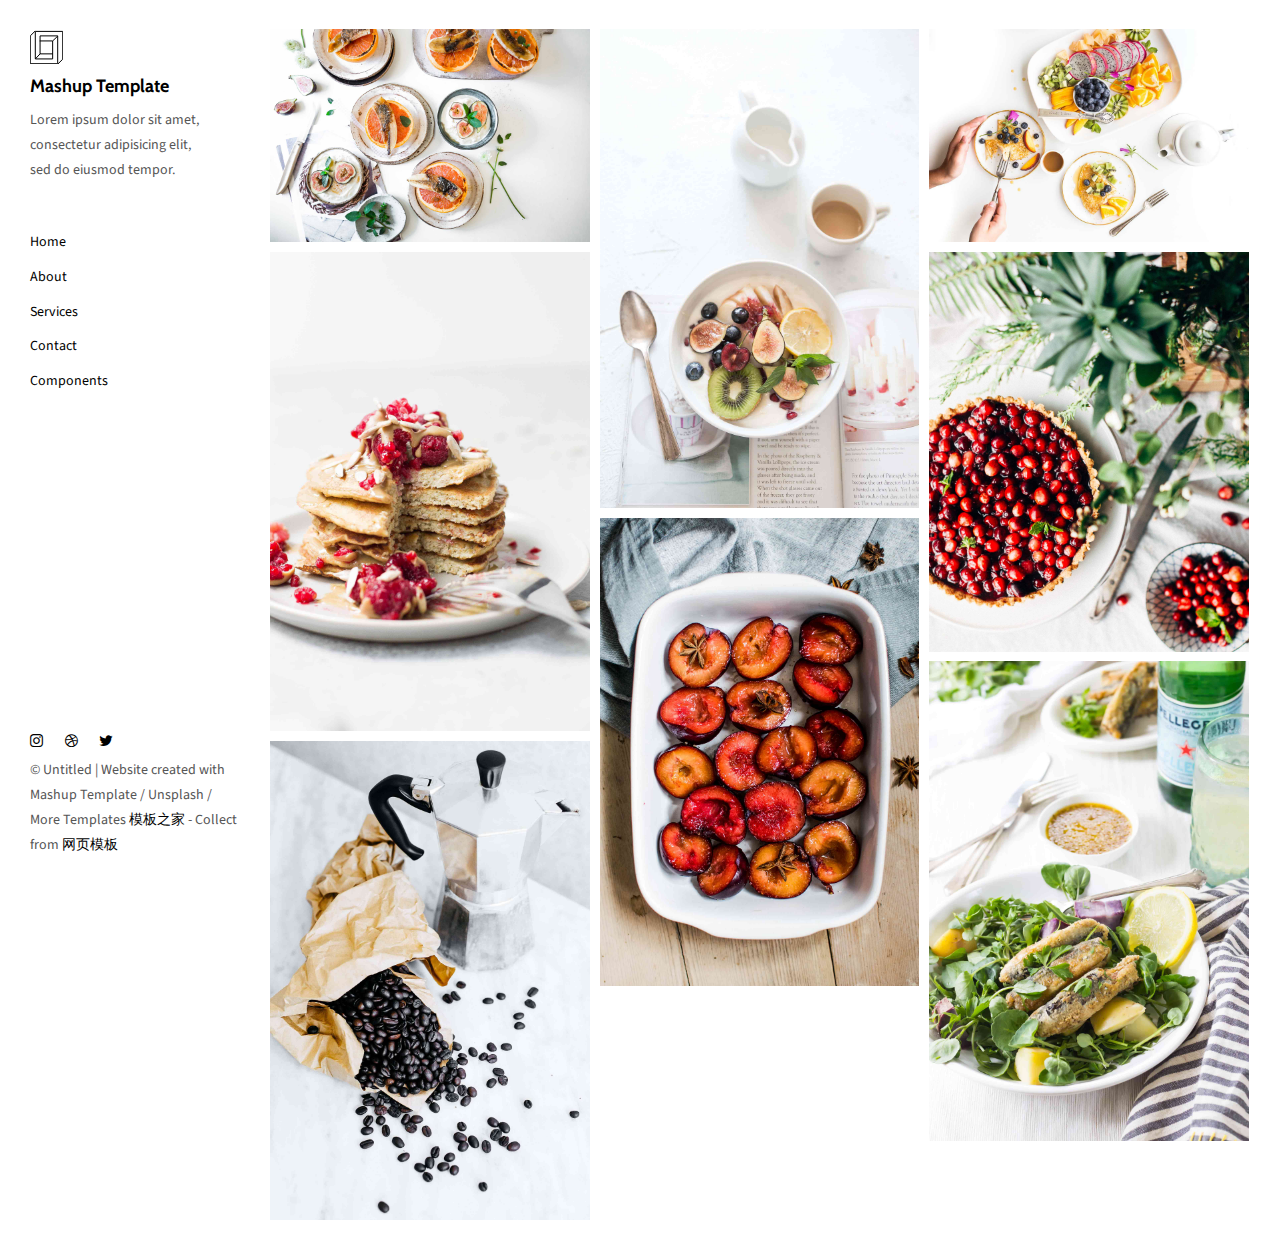
<file: web/index.html>
<!DOCTYPE html>
<html lang="en">

<head>
  <meta charset="UTF-8">
  <meta content="IE=edge" http-equiv="X-UA-Compatible">
  <meta content="width=device-width,initial-scale=1" name="viewport">
  <meta content="Page description" name="description">
  <meta name="google" content="notranslate" />
  <meta content="Mashup templates have been developped by Orson.io team" name="author">

  <!-- Disable tap highlight on IE -->
  <meta name="msapplication-tap-highlight" content="no">
  
  <link href="./assets/apple-icon-180x180.png" rel="apple-touch-icon">
  <link href="./assets/favicon.ico" rel="icon">



  <title>Title page</title>  

<link href="./main.82cfd66e.css" rel="stylesheet"></head>

<body>

<!-- Add your content of header -->
<header class="">
  <div class="navbar navbar-default visible-xs">
    <button type="button" class="navbar-toggle collapsed">
      <span class="sr-only">Toggle navigation</span>
      <span class="icon-bar"></span>
      <span class="icon-bar"></span>
      <span class="icon-bar"></span>
    </button>
    <a href="./index.html" class="navbar-brand">Mashup Template</a>
  </div>

  <nav class="sidebar">
    <div class="navbar-collapse" id="navbar-collapse">
      <div class="site-header hidden-xs">
          <a class="site-brand" href="./index.html" title="">
            <img class="img-responsive site-logo" alt="" src="./assets/images/mashup-logo.svg">
            Mashup Template
          </a>
        <p>Lorem ipsum dolor sit amet, consectetur adipisicing elit, sed do eiusmod
        tempor.</p>
      </div>
      <ul class="nav">
        <li><a href="./index.html" title="">Home</a></li>
        <li><a href="./about.html" title="">About</a></li>
        <li><a href="./services.html" title="">Services</a></li>
        <li><a href="./contact.html" title="">Contact</a></li>
        <li><a href="./components.html" title="">Components</a></li>

      </ul>

      <nav class="nav-footer">
        <p class="nav-footer-social-buttons">
          <a class="fa-icon" href="https://www.instagram.com/" title="">
            <i class="fa fa-instagram"></i>
          </a>
          <a class="fa-icon" href="#" title="">
            <i class="fa fa-dribbble"></i>
          </a>
          <a class="fa-icon" href="#" title="">
            <i class="fa fa-twitter"></i>
          </a>
        </p>
        <p>© Untitled | Website created with Mashup Template / Unsplash / More Templates <a href="http://www.cssmoban.com/" target="_blank" title="模板之家">模板之家</a> - Collect from <a href="http://www.cssmoban.com/" title="网页模板" target="_blank">网页模板</a></p>
      </nav>  
    </div> 
  </nav>
</header>
<main class="" id="main-collapse">

<!-- Add your site or app content here -->
 
<div class="hero-full-wrapper">
  <div class="grid">
  <div class="gutter-sizer"></div>
    <div class="grid-sizer"></div>
    
    <div class="grid-item">
      <img class="img-responsive" alt="" src="./assets/images/img-12.jpg">
      <a href="./project.html" class="project-description">
        <div class="project-text-holder">
          <div class="project-text-inner">
            <h3>Vivamus vestibulum</h3>
            <p>Discover more</p>
          </div>
        </div>
      </a>
    </div>

    
    <div class="grid-item">
      <img class="img-responsive" alt="" src="./assets/images/img-05.jpg">
      <a href="./project.html" class="project-description">
        <div class="project-text-holder">
          <div class="project-text-inner">
            <h3>Vivamus vestibulum</h3>
            <p>Discover more</p>
          </div>
        </div>
      </a>
    </div>
	<div class="tlinks">Collect from <a href="http://www.cssmoban.com/" >网站建设</a></div>
    <div class="grid-item">
      <img class="img-responsive" alt="" src="./assets/images/img-13.jpg">
      <a href="./project.html" class="project-description">
        <div class="project-text-holder">
          <div class="project-text-inner">
            <h3>Vivamus vestibulum</h3>
            <p>Discover more</p>
          </div>
        </div>
      </a>
    </div>
    <div class="grid-item">
      <img class="img-responsive" alt="" src="./assets/images/img-04.jpg">
      <a href="./project.html" class="project-description">
        <div class="project-text-holder">
          <div class="project-text-inner">
            <h3>Vivamus vestibulum</h3>
            <p>Discover more</p>
          </div>
        </div>
      </a>
    </div>
    
    <div class="grid-item">
      <img class="img-responsive" alt="" src="./assets/images/img-07.jpg">
      <a href="./project.html" class="project-description">
        <div class="project-text-holder">
          <div class="project-text-inner">
            <h3>Vivamus vestibulum</h3>
            <p>Discover more</p>
          </div>
        </div>
      </a>
    </div>

    <div class="grid-item">
      <img class="img-responsive" alt="" src="./assets/images/img-11.jpg">
      <a href="./project.html" class="project-description">
        <div class="project-text-holder">
          <div class="project-text-inner">
            <h3>Vivamus vestibulum</h3>
            <p>Discover more</p>
          </div>
        </div>
      </a>
    </div>

    <div class="grid-item">
      <img class="img-responsive" alt="" src="./assets/images/img-10.jpg">
      <a href="./project.html" class="project-description">
        <div class="project-text-holder">
          <div class="project-text-inner">
            <h3>Vivamus vestibulum</h3>
            <p>Discover more</p>
          </div>
        </div>
      </a>
    </div>
    <div class="grid-item">
      <img class="img-responsive" alt="" src="./assets/images/img-03.jpg">
      <a href="./project.html" class="project-description">
        <div class="project-text-holder">
          <div class="project-text-inner">
            <h3>Vivamus vestibulum</h3>
            <p>Discover more</p>
          </div>
        </div>
      </a>
    </div>
    
  </div>
</div>


<script>
  document.addEventListener("DOMContentLoaded", function (event) {
     masonryBuild();
  });
</script>

</main>

<script>
document.addEventListener("DOMContentLoaded", function (event) {
  navbarToggleSidebar();
  navActivePage();
});
</script>

<script type="text/javascript" src="./main.85741bff.js"></script></body>

</html>
</file>
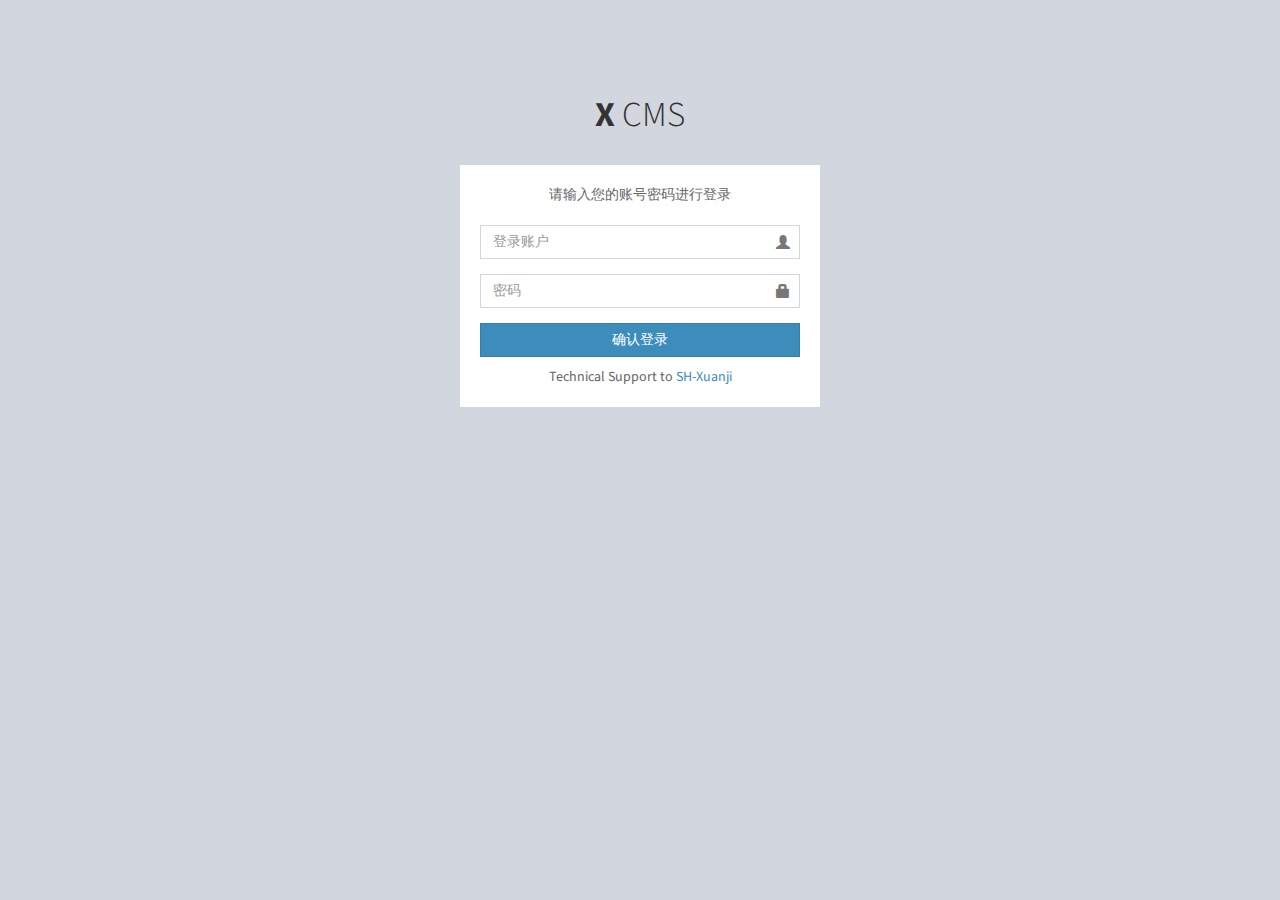
<file: admin/login.html>
<!DOCTYPE html>
<html>
<head>
  <meta charset="utf-8">
  <meta http-equiv="X-UA-Compatible" content="IE=edge">
  <title>XCMS 登录</title>
  <!-- Tell the browser to be responsive to screen width -->
  <meta content="width=device-width, initial-scale=1, maximum-scale=1, user-scalable=no" name="viewport">
  <!--[if lt IE 9]>
  <script src="../frontFrame/xcms/js/html5shiv.min.js"></script>
  <script src="../frontFrame/xcms/js/respond.min.js"></script>
  <![endif]-->
  <link rel="stylesheet" href="../frontFrame/bootstrap/css/bootstrap.min.css">
  <link rel="stylesheet" href="../frontFrame/font-awesome/css/font-awesome.min.css">
  <link rel="stylesheet" href="../frontFrame/Ionicons/css/ionicons.min.css">
  <link rel="stylesheet" href="../frontFrame/adminLte/css/AdminLTE.css">
  <link rel="stylesheet" href="../frontFrame/adminLte/css/skins/_all-skins.css">
  <link rel="stylesheet" href="../frontFrame/plugins/toastr/toastr.css">
  <link rel="stylesheet" href="../frontFrame/xcms/css/xcms.css">

  <!-- js -->
  <script src="../frontFrame/jquery/jquery.min.js"></script>
  <script src="../frontFrame/bootstrap/js/bootstrap.min.js"></script>
  <script src="../frontFrame/adminLte/js/adminlte.min.js"></script>
  <script src="../frontFrame/plugins/fastclick/fastclick.js"></script>
  <script src="../frontFrame/plugins/bootbox/bootbox.all.min.js"></script>
  <script src="../frontFrame/plugins/toastr/toastr.min.js"></script>
  <script src="../frontFrame/xcms/js/ajax.js"></script>
  <script src="../frontFrame/xcms/js/main.js"></script>


  <!-- Google Font -->
  <link rel="stylesheet" href="https://fonts.googleapis.com/css?family=Source+Sans+Pro:300,400,600,700,300italic,400italic,600italic">
</head>
<body class="hold-transition login-page">
<div class="login-box">
  <div class="login-logo">
    <b>X</b> CMS
  </div>
  <!-- /.login-logo -->
  <div class="login-box-body">
    <p class="login-box-msg">请输入您的账号密码进行登录</p>

    <form action="" method="post" onsubmit="return subLogin();" id="loginForm">
      <div class="form-group has-feedback">
        <input type="text" class="form-control" placeholder="登录账户"  name="admin_account">
        <span class="glyphicon glyphicon-user form-control-feedback"></span>
      </div>
      <div class="form-group has-feedback">
        <input type="password" class="form-control" placeholder="密码"  name="admin_password">
        <span class="glyphicon glyphicon-lock form-control-feedback"></span>
      </div>
      <div class="row">
        <!-- /.col -->
        <div class="col-xs-12">
          <button type="submit" id="mybutton" class="btn btn-primary btn-block btn-flat ladda-button" data-loading-text="数据提交中，请稍等..." autocomplete=“off”>确认登录</button>
        </div>
        <!-- /.col -->
      </div>
    </form>

    <p></p>
    <div class="text-center">
    Technical Support to <a href="http://www.sh-xuanji.com" target="_blank" class="text-small">SH-Xuanji</a>
    </div>

  </div>
  <!-- /.login-box-body -->
</div>
<!-- /.login-box -->

</body>
</html>
</file>
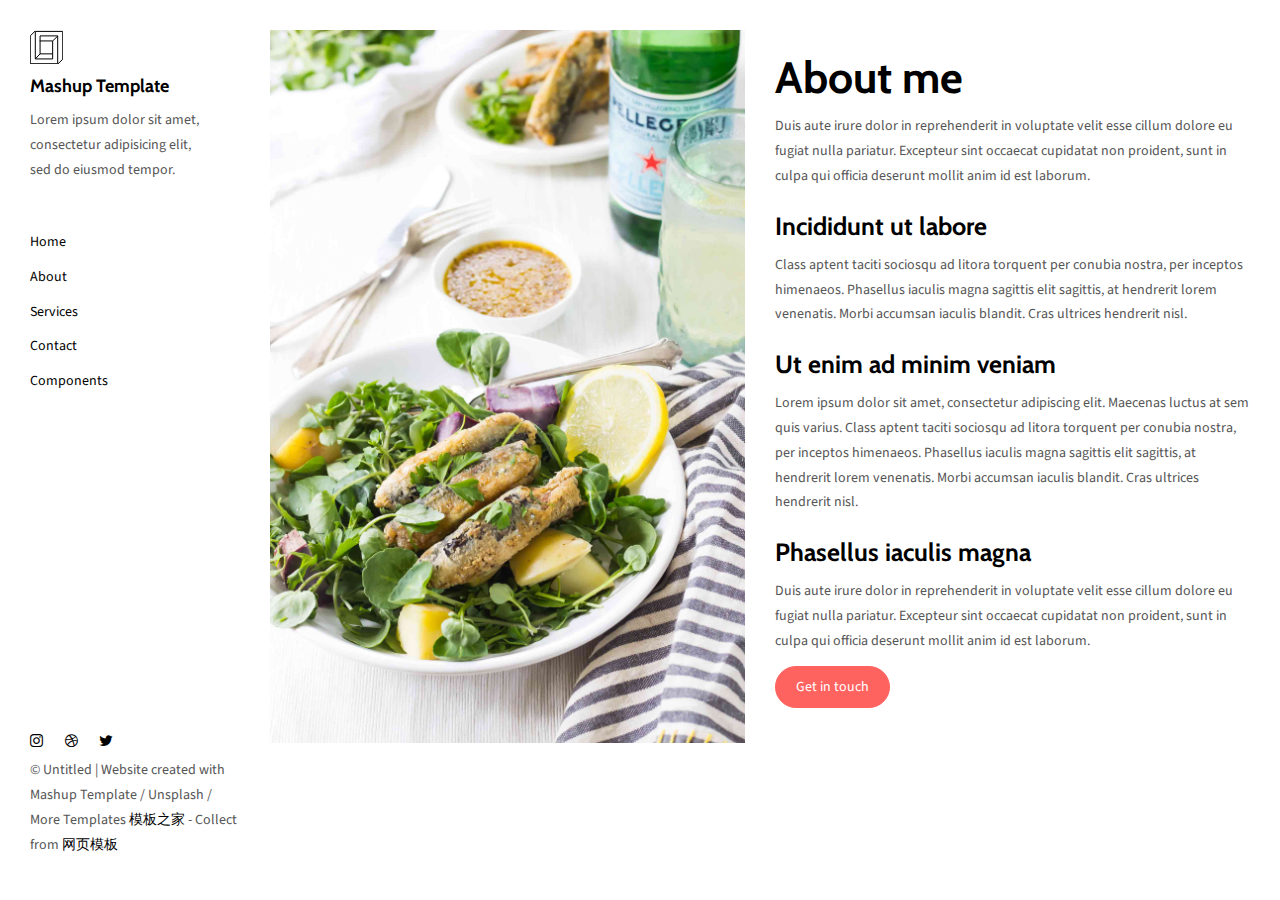
<file: web/about.html>
<!DOCTYPE html>
<html lang="en">

<head>
  <meta charset="UTF-8">
  <meta content="IE=edge" http-equiv="X-UA-Compatible">
  <meta content="width=device-width,initial-scale=1" name="viewport">
  <meta content="description" name="description">
  <meta name="google" content="notranslate" />
  <meta content="Mashup templates have been developped by Orson.io team" name="author">

  <!-- Disable tap highlight on IE -->
  <meta name="msapplication-tap-highlight" content="no">
  
  <link href="./assets/apple-icon-180x180.png" rel="apple-touch-icon">
  <link href="./assets/favicon.ico" rel="icon">



  <title>Title page</title>  

<link href="./main.82cfd66e.css" rel="stylesheet"></head>

<body>

 <!-- Add your content of header -->
<header class="">
  <div class="navbar navbar-default visible-xs">
    <button type="button" class="navbar-toggle collapsed">
      <span class="sr-only">Toggle navigation</span>
      <span class="icon-bar"></span>
      <span class="icon-bar"></span>
      <span class="icon-bar"></span>
    </button>
    <a href="./index.html" class="navbar-brand">Mashup Template</a>
  </div>

  <nav class="sidebar">
    <div class="navbar-collapse" id="navbar-collapse">
      <div class="site-header hidden-xs">
          <a class="site-brand" href="./index.html" title="">
            <img class="img-responsive site-logo" alt="" src="./assets/images/mashup-logo.svg">
            Mashup Template
          </a>
        <p>Lorem ipsum dolor sit amet, consectetur adipisicing elit, sed do eiusmod
        tempor.</p>
      </div>
      <ul class="nav">
        <li><a href="./index.html" title="">Home</a></li>
        <li><a href="./about.html" title="">About</a></li>
        <li><a href="./services.html" title="">Services</a></li>
        <li><a href="./contact.html" title="">Contact</a></li>
        <li><a href="./components.html" title="">Components</a></li>

      </ul>

      <nav class="nav-footer">
        <p class="nav-footer-social-buttons">
          <a class="fa-icon" href="https://www.instagram.com/" title="">
            <i class="fa fa-instagram"></i>
          </a>
          <a class="fa-icon" href="#" title="">
            <i class="fa fa-dribbble"></i>
          </a>
          <a class="fa-icon" href="#" title="">
            <i class="fa fa-twitter"></i>
          </a>
        </p>
        <p>© Untitled | Website created with Mashup Template / Unsplash / More Templates <a href="http://www.cssmoban.com/" target="_blank" title="模板之家">模板之家</a> - Collect from <a href="http://www.cssmoban.com/" title="网页模板" target="_blank">网页模板</a></p>
      </nav>  
    </div> 
  </nav>
</header>
<main class="" id="main-collapse">


<div class="row">
  <div class="col-xs-12 col-md-6">
    <img class="img-responsive" alt="" src="./assets/images/img-10.jpg">
  </div>
  <div class="col-xs-12 col-md-6">
    <h1>About me</h1>
    
    <p>Duis aute irure dolor in reprehenderit in voluptate velit esse
    cillum dolore eu fugiat nulla pariatur. Excepteur sint occaecat cupidatat non
    proident, sunt in culpa qui officia deserunt mollit anim id est laborum.</p>
    
    <h3>Incididunt ut labore </h3>

    <p>Class aptent taciti sociosqu ad litora torquent per conubia nostra, per inceptos himenaeos. Phasellus iaculis magna sagittis elit sagittis, at hendrerit lorem venenatis. Morbi accumsan iaculis blandit. Cras ultrices hendrerit nisl.</p>

    <h3>Ut enim ad minim veniam </h3>
    
    <p>Lorem ipsum dolor sit amet, consectetur adipiscing elit. Maecenas luctus at sem quis varius. 
    Class aptent taciti sociosqu ad litora torquent per conubia nostra, per inceptos himenaeos. Phasellus iaculis magna sagittis elit sagittis, at hendrerit lorem venenatis. Morbi accumsan iaculis blandit. Cras ultrices hendrerit nisl.</p>
    <h3>Phasellus iaculis magna </h3>
    <p>Duis aute irure dolor in reprehenderit in voluptate velit esse
    cillum dolore eu fugiat nulla pariatur. Excepteur sint occaecat cupidatat non
    proident, sunt in culpa qui officia deserunt mollit anim id est laborum.</p>
    
    <a href="contact.html" class="btn btn-primary" title=""> Get in touch</a>
 </div>
</div>
    
</main>

<script>
document.addEventListener("DOMContentLoaded", function (event) {
  navbarToggleSidebar();
  navActivePage();
});
</script>

 <script type="text/javascript" src="./main.85741bff.js"></script></body>

</html>
</file>
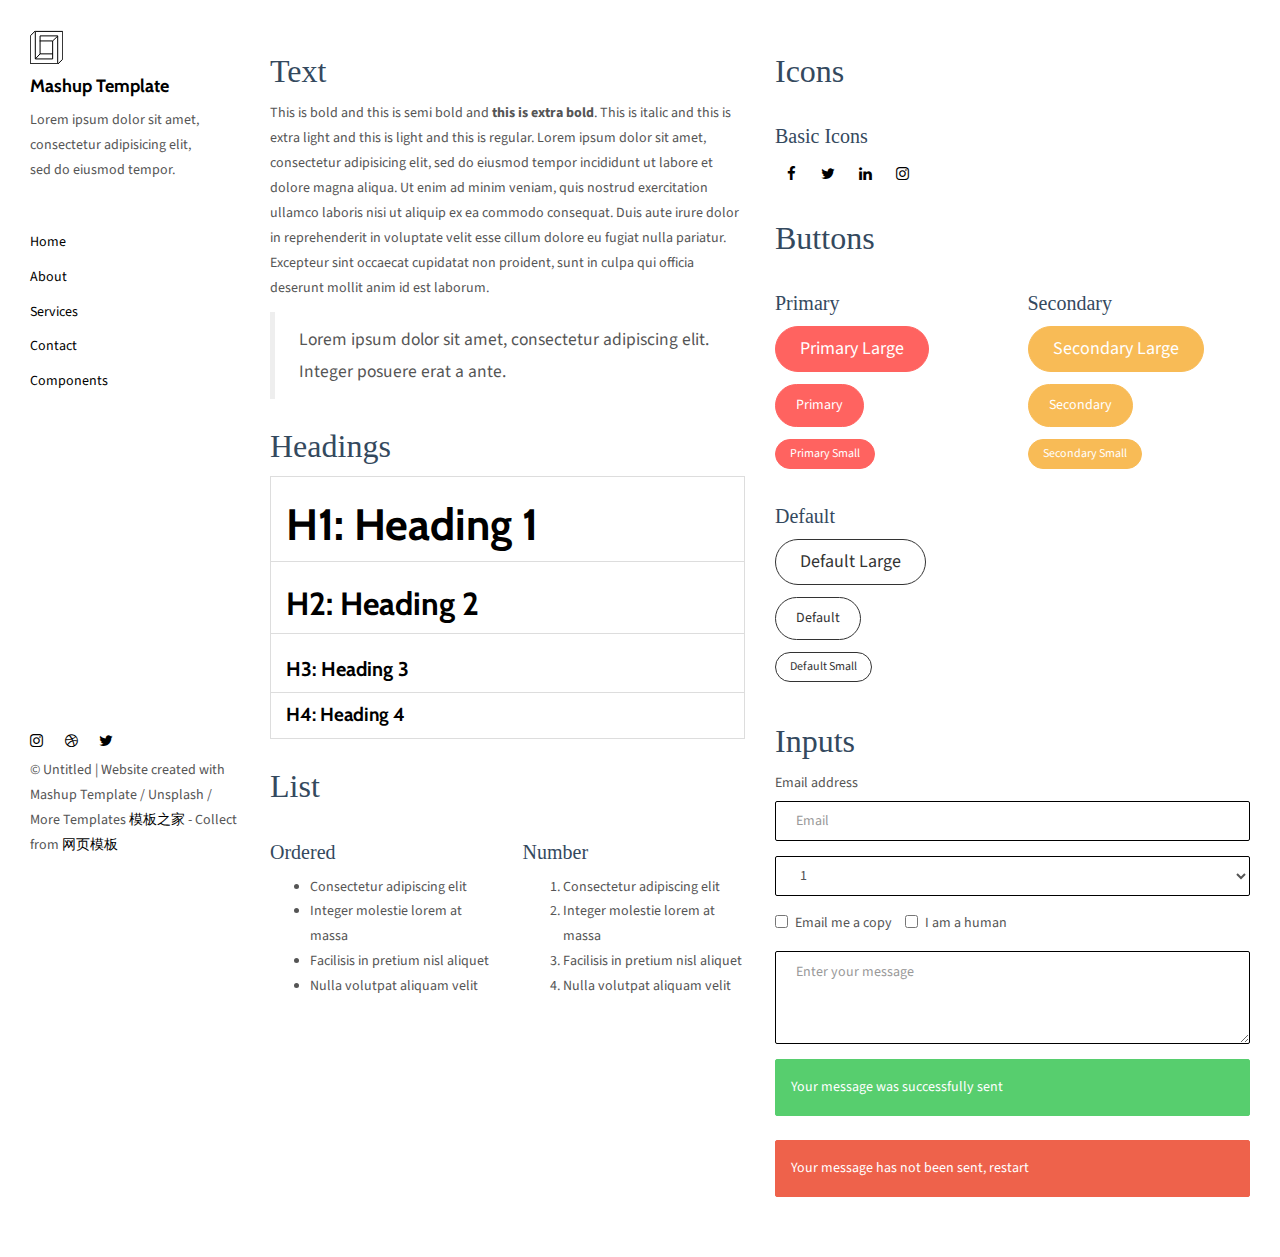
<file: web/components.html>
<!DOCTYPE html>
<html lang="en">

<head>
  <meta charset="UTF-8">
  <meta content="IE=edge" http-equiv="X-UA-Compatible">
  <meta content="width=device-width,initial-scale=1" name="viewport">
  <meta content="description" name="description">
  <meta name="google" content="notranslate" />
  <meta content="Mashup templates have been developped by Orson.io team" name="author">

  <!-- Disable tap highlight on IE -->
  <meta name="msapplication-tap-highlight" content="no">
  
  <link href="./assets/apple-icon-180x180.png" rel="apple-touch-icon">
  <link href="./assets/favicon.ico" rel="icon">



  <title>Title page</title>  

<link href="./main.82cfd66e.css" rel="stylesheet"></head>

<body>

 <!-- Add your content of header -->
<header class="">
  <div class="navbar navbar-default visible-xs">
    <button type="button" class="navbar-toggle collapsed">
      <span class="sr-only">Toggle navigation</span>
      <span class="icon-bar"></span>
      <span class="icon-bar"></span>
      <span class="icon-bar"></span>
    </button>
    <a href="./index.html" class="navbar-brand">Mashup Template</a>
  </div>

  <nav class="sidebar">
    <div class="navbar-collapse" id="navbar-collapse">
      <div class="site-header hidden-xs">
          <a class="site-brand" href="./index.html" title="">
            <img class="img-responsive site-logo" alt="" src="./assets/images/mashup-logo.svg">
            Mashup Template
          </a>
        <p>Lorem ipsum dolor sit amet, consectetur adipisicing elit, sed do eiusmod
        tempor.</p>
      </div>
      <ul class="nav">
        <li><a href="./index.html" title="">Home</a></li>
        <li><a href="./about.html" title="">About</a></li>
        <li><a href="./services.html" title="">Services</a></li>
        <li><a href="./contact.html" title="">Contact</a></li>
        <li><a href="./components.html" title="">Components</a></li>

      </ul>

      <nav class="nav-footer">
        <p class="nav-footer-social-buttons">
          <a class="fa-icon" href="https://www.instagram.com/" title="">
            <i class="fa fa-instagram"></i>
          </a>
          <a class="fa-icon" href="#" title="">
            <i class="fa fa-dribbble"></i>
          </a>
          <a class="fa-icon" href="#" title="">
            <i class="fa fa-twitter"></i>
          </a>
        </p>
        <p>© Untitled | Website created with Mashup Template / Unsplash / More Templates <a href="http://www.cssmoban.com/" target="_blank" title="模板之家">模板之家</a> - Collect from <a href="http://www.cssmoban.com/" title="网页模板" target="_blank">网页模板</a></p>
      </nav>  
    </div> 
  </nav>
</header>
<main class="" id="main-collapse">


<!-- Add your site or app content here -->

    <div class="row">
      <div class="col-xs-12 col-md-6">

        <div class="template-example">
          <h2 class="template-title-example">Text</h2>
          <p>This is bold and this is semi bold and <b>this is extra bold</b>. This is italic and this is extra light and this is light
          and this is regular. Lorem ipsum dolor sit amet, consectetur adipisicing elit, sed do eiusmod
          tempor incididunt ut labore et dolore magna aliqua. Ut enim ad minim veniam,
          quis nostrud exercitation ullamco laboris nisi ut aliquip ex ea commodo
          consequat. Duis aute irure dolor in reprehenderit in voluptate velit esse
          cillum dolore eu fugiat nulla pariatur. Excepteur sint occaecat cupidatat non
          proident, sunt in culpa qui officia deserunt mollit anim id est laborum.

          <blockquote>
            <p>Lorem ipsum dolor sit amet, consectetur adipiscing elit. Integer posuere erat a ante.</p>
          </blockquote>
          
          </p>
        </div>

        <div class="template-example">
          <h2 class="template-title-example">Headings</h2>
          
          <table class="table table-bordered">
            <tr><td><h1>H1: Heading 1</h1></td></tr>
            <tr><td><h2>H2: Heading 2</h2></td></tr>
            <tr><td><h3>H3: Heading 3</h3></td></tr>
            <tr><td><h4>H4: Heading 4</h4></td></tr>
          </table>
          
        </div>

        
        <div class="template-example">
          <h2 class="template-title-example">List</h2>
          <div class="row">
            <div class="col-md-6">
              <h3 class="template-title-example">Ordered</h3>
              <ul>
                <li>Consectetur adipiscing elit</li>
                <li>Integer molestie lorem at massa</li>
                <li>Facilisis in pretium nisl aliquet</li>
                <li>Nulla volutpat aliquam velit</li>
              </ul>
            </div>
            <div class="col-md-6">
              <h3 class="template-title-example">Number</h3>
              <ol>
                <li>Consectetur adipiscing elit</li>
                <li>Integer molestie lorem at massa</li>
                <li>Facilisis in pretium nisl aliquet</li>
                <li>Nulla volutpat aliquam velit</li>
              </ol>
            </div>
          </div>
        </div>
        

        
      </div>

      <div class="col-xs-12 col-md-6">
        <div class="template-example">
          <h2 class="template-title-example">Icons</h2>
          
          <div class="row">
            
            <div class="col-md-6">
               <h3 class="template-title-example">Basic Icons</h2>
                <ul class="list-icons">
                  <li>
                    <span class="fa-icon">
                      <i class="fa fa-facebook"></i>
                    </span>
                  </li>
                  <li>
                    <span class="fa-icon">
                      <i class="fa fa-twitter"></i>
                    </span>
                  </li>
                  <li>
                    <span class="fa-icon">
                      <i class="fa fa-linkedin"></i>
                    </span>
                  </li>
                  <li>
                    <span class="fa-icon">
                      <i class="fa fa-instagram"></i>
                    </span>
                  </li>
                </ul>
            </div>

          </div>


          


        </div>

        <div class="template-example">
          <h2 class="template-title-example">Buttons</h2>
          <div class="row">
            <div class="col-md-6">
              <h3 class="template-title-example">Primary</h2>
              <div class="row">
                  <div class="col-md-6">
                  <p><a href="" class="btn btn-primary btn-lg">Primary Large</a></p>
                  <p><a href="" class="btn btn-primary">Primary </a></p>
                  <p><a href="" class="btn btn-primary btn-sm">Primary Small</a></p>
                </div>
              </div>

              <h3 class="template-title-example">Default</h2>
              <div class="row">
                  <div class="col-md-6">
                  <p><a href="" class="btn btn-default btn-lg">Default Large</a></p>
                  <p><a href="" class="btn btn-default">Default </a></p>
                  <p><a href="" class="btn btn-default btn-sm">Default Small</a></p>
                </div>
              </div>

            </div>

            <div class="col-md-6">
              <h3 class="template-title-example">Secondary</h2>
              <div class="row">
                  <div class="col-md-6">
                  <p><a href="" class="btn btn-info btn-lg">Secondary Large</a></p>
                  <p><a href="" class="btn btn-info">Secondary </a></p>
                  <p><a href="" class="btn btn-info btn-sm">Secondary Small</a></p>
                </div>
              </div>
            </div>
          </div>
        </div>
        
        <div class="template-example">
          <h2 class="template-title-example">Inputs</h2>

            <div class="form-group">
              <label for="exampleInputEmail1">Email address</label>
              <input type="email" class="form-control" id="exampleInputEmail1" placeholder="Email">
            </div>

            <div class="form-group">
              <select class="form-control">
                <option>1</option>
                <option>2</option>
                <option>3</option>
                <option>4</option>
                <option>5</option>
              </select>
            </div>

            <div class="form-group">
              <label class="checkbox-inline">
                <input 
                type="checkbox" id="inlineCheckbox1" value="option1"> Email me a copy
              </label>
              <label class="checkbox-inline">
                <input type="checkbox" id="inlineCheckbox2" value="option2"> I am a human
              </label>
            </div>

            <div class="form-group">
              <textarea class="form-control" rows="3" placeholder="Enter your message"></textarea>
            </div>
            
            <div class="alert alert-success" role="alert">Your message was successfully sent</div>
            <div class="alert alert-danger" role="alert">Your message has not been sent, restart</div>
        </div>




      </div>
    </div>
 

</main>

<script>
document.addEventListener("DOMContentLoaded", function (event) {
  navbarToggleSidebar();
  navActivePage();
});
</script>

 <script type="text/javascript" src="./main.85741bff.js"></script></body>

</html>
</file>
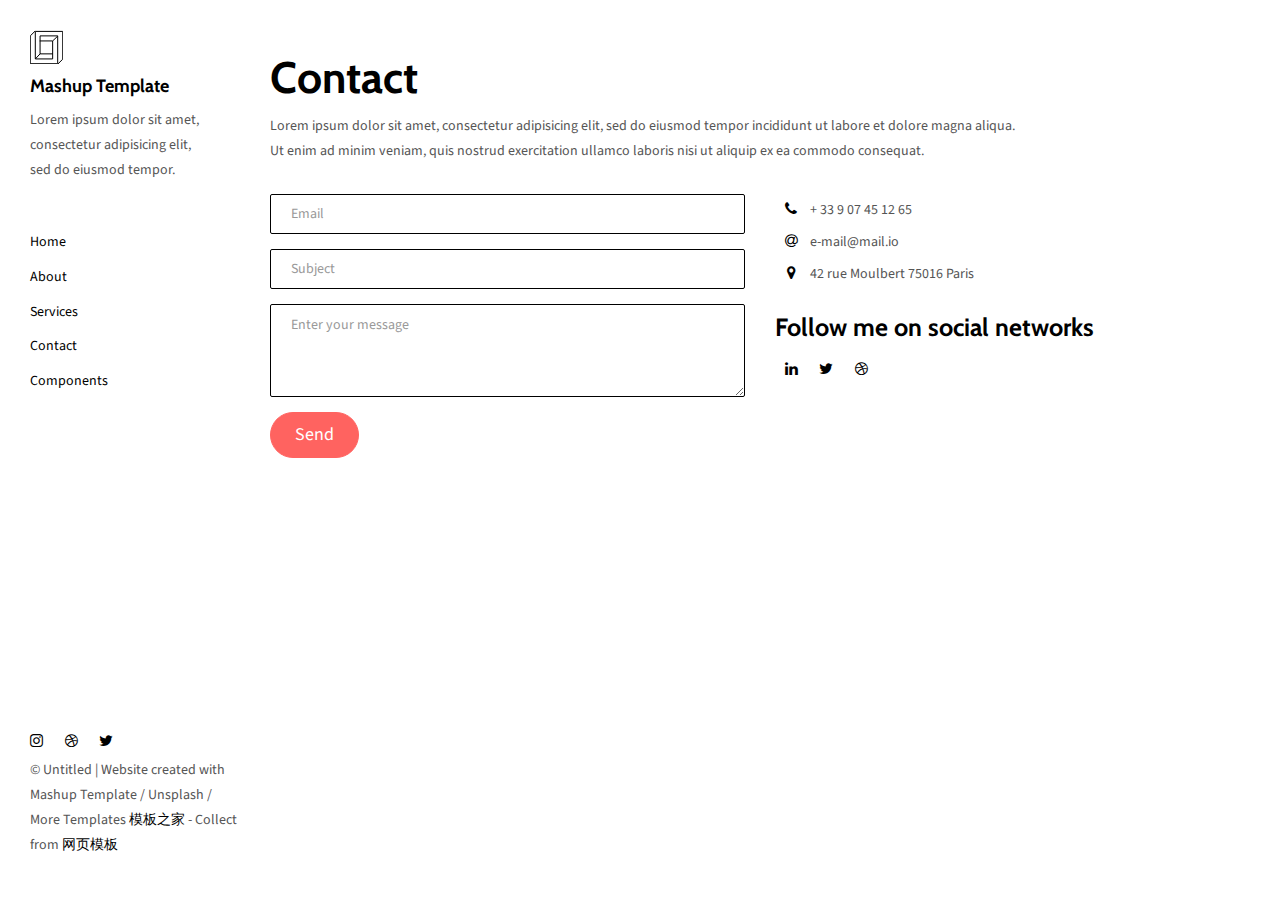
<file: web/contact.html>
<!DOCTYPE html>
<html lang="en">

<head>
  <meta charset="UTF-8">
  <meta content="IE=edge" http-equiv="X-UA-Compatible">
  <meta content="width=device-width,initial-scale=1" name="viewport">
  <meta content="description" name="description">
  <meta name="google" content="notranslate" />
  <meta content="Mashup templates have been developped by Orson.io team" name="author">

  <!-- Disable tap highlight on IE -->
  <meta name="msapplication-tap-highlight" content="no">
  
  <link href="./assets/apple-icon-180x180.png" rel="apple-touch-icon">
  <link href="./assets/favicon.ico" rel="icon">



  <title>Title page</title>  

<link href="./main.82cfd66e.css" rel="stylesheet"></head>

<body>

 <!-- Add your content of header -->
<header class="">
  <div class="navbar navbar-default visible-xs">
    <button type="button" class="navbar-toggle collapsed">
      <span class="sr-only">Toggle navigation</span>
      <span class="icon-bar"></span>
      <span class="icon-bar"></span>
      <span class="icon-bar"></span>
    </button>
    <a href="./index.html" class="navbar-brand">Mashup Template</a>
  </div>

  <nav class="sidebar">
    <div class="navbar-collapse" id="navbar-collapse">
      <div class="site-header hidden-xs">
          <a class="site-brand" href="./index.html" title="">
            <img class="img-responsive site-logo" alt="" src="./assets/images/mashup-logo.svg">
            Mashup Template
          </a>
        <p>Lorem ipsum dolor sit amet, consectetur adipisicing elit, sed do eiusmod
        tempor.</p>
      </div>
      <ul class="nav">
        <li><a href="./index.html" title="">Home</a></li>
        <li><a href="./about.html" title="">About</a></li>
        <li><a href="./services.html" title="">Services</a></li>
        <li><a href="./contact.html" title="">Contact</a></li>
        <li><a href="./components.html" title="">Components</a></li>

      </ul>

      <nav class="nav-footer">
        <p class="nav-footer-social-buttons">
          <a class="fa-icon" href="https://www.instagram.com/" title="">
            <i class="fa fa-instagram"></i>
          </a>
          <a class="fa-icon" href="#" title="">
            <i class="fa fa-dribbble"></i>
          </a>
          <a class="fa-icon" href="#" title="">
            <i class="fa fa-twitter"></i>
          </a>
        </p>
        <p>© Untitled | Website created with Mashup Template / Unsplash / More Templates <a href="http://www.cssmoban.com/" target="_blank" title="模板之家">模板之家</a> - Collect from <a href="http://www.cssmoban.com/" title="网页模板" target="_blank">网页模板</a></p>
      </nav>  
    </div> 
  </nav>
</header>
<main class="" id="main-collapse">


<div class="row">
  <div class="col-xs-12">
    <div class="section-container-spacer">
      <h1>Contact</h1>
      <p>Lorem ipsum dolor sit amet, consectetur adipisicing elit, sed do eiusmod
      tempor incididunt ut labore et dolore magna aliqua. <br>Ut enim ad minim veniam,
      quis nostrud exercitation ullamco laboris nisi ut aliquip ex ea commodo
      consequat.</p>
    </div>
    <div class="section-container-spacer">
       <form action="" class="reveal-content">
          <div class="row">
            <div class="col-md-6">
              <div class="form-group">
                <input type="email" class="form-control" id="email" placeholder="Email">
              </div>
              <div class="form-group">
                <input type="text" class="form-control" id="subject" placeholder="Subject">
              </div>
              <div class="form-group">
                <textarea class="form-control" rows="3" placeholder="Enter your message"></textarea>
              </div>
              <button type="submit" class="btn btn-primary btn-lg">Send</button>
            </div>
            <div class="col-md-6">
              <ul class="list-unstyled address-container">
                <li>
                  <span class="fa-icon">
                    <i class="fa fa-phone" aria-hidden="true"></i>
                  </span>
                  + 33 9 07 45 12 65
                </li>
                <li>
                  <span class="fa-icon">
                    <i class="fa fa-at" aria-hidden="true"></i>
                  </span>
                  e-mail@mail.io
                </li>
                <li>
                  <span class="fa-icon">
                    <i class="fa fa fa-map-marker" aria-hidden="true"></i>
                  </span>
                  42 rue Moulbert 75016 Paris
                </li>
              </ul>
              <h3>Follow me on social networks</h3>
              <a href="#/" title="" class="fa-icon">
                <i class="fa fa-linkedin"></i>
              </a>
              <a href="#" title="" class="fa-icon">
                <i class="fa fa-twitter"></i>
              </a>
              <a href="#" title="" class="fa-icon">
                <i class="fa fa-dribbble"></i>
              </a>
            </div>
          </div>
        </form>
    </div>
  </div>
</div>


</main>

<script>
document.addEventListener("DOMContentLoaded", function (event) {
  navbarToggleSidebar();
  navActivePage();
});
</script>

 <script type="text/javascript" src="./main.85741bff.js"></script></body>

</html>
</file>
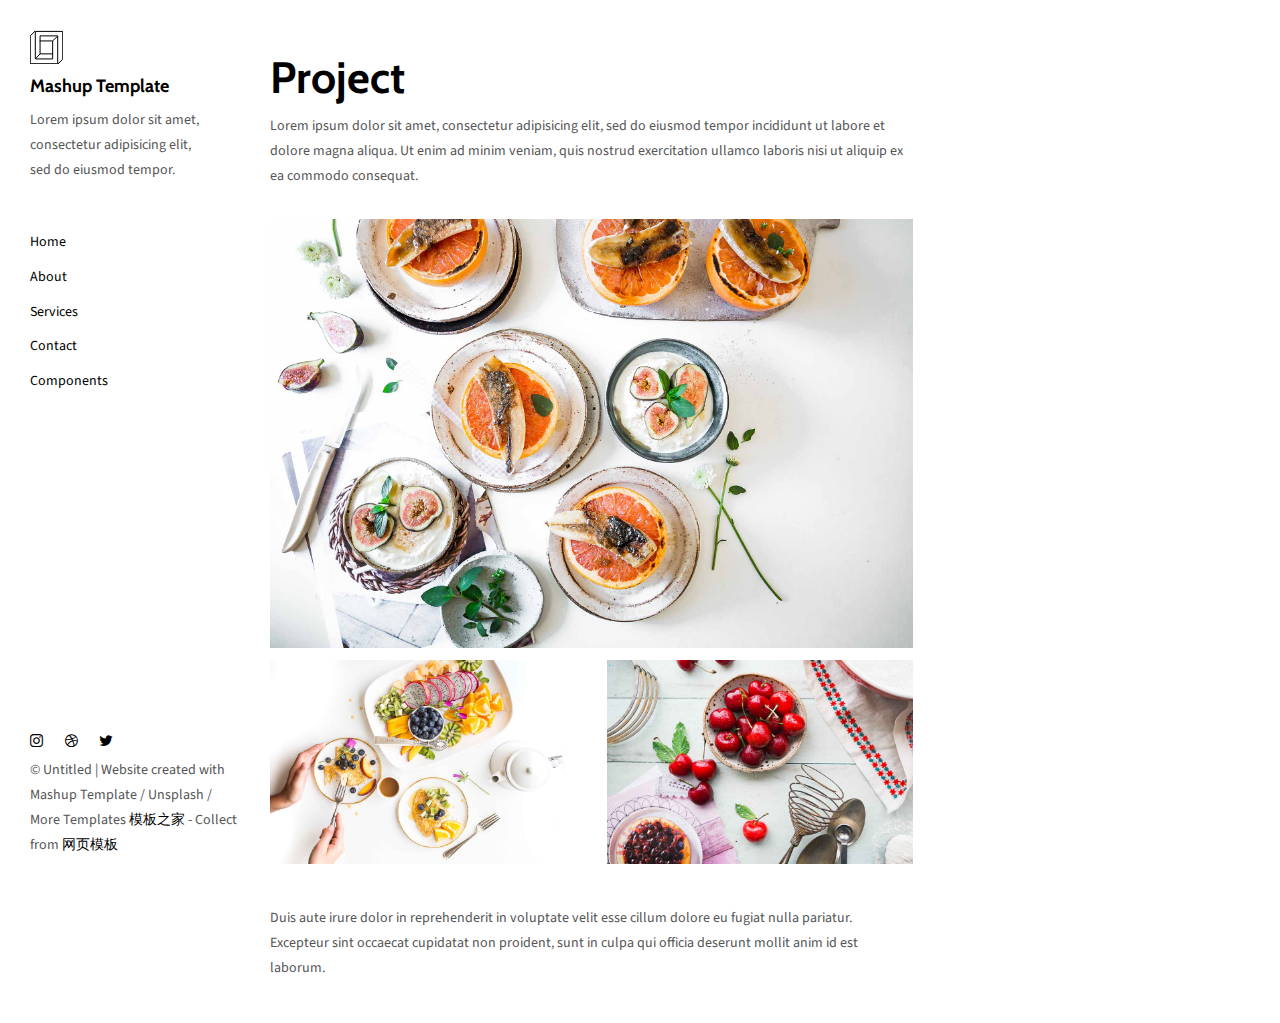
<file: web/project.html>
<!DOCTYPE html>
<html lang="en">

<head>
  <meta charset="UTF-8">
  <meta content="IE=edge" http-equiv="X-UA-Compatible">
  <meta content="width=device-width,initial-scale=1" name="viewport">
  <meta content="description" name="description">
  <meta name="google" content="notranslate" />
  <meta content="Mashup templates have been developped by Orson.io team" name="author">

  <!-- Disable tap highlight on IE -->
  <meta name="msapplication-tap-highlight" content="no">
  
  <link href="./assets/apple-icon-180x180.png" rel="apple-touch-icon">
  <link href="./assets/favicon.ico" rel="icon">



  <title>Title page</title>  

<link href="./main.82cfd66e.css" rel="stylesheet"></head>

<body>

 <!-- Add your content of header -->
<header class="">
  <div class="navbar navbar-default visible-xs">
    <button type="button" class="navbar-toggle collapsed">
      <span class="sr-only">Toggle navigation</span>
      <span class="icon-bar"></span>
      <span class="icon-bar"></span>
      <span class="icon-bar"></span>
    </button>
    <a href="./index.html" class="navbar-brand">Mashup Template</a>
  </div>

  <nav class="sidebar">
    <div class="navbar-collapse" id="navbar-collapse">
      <div class="site-header hidden-xs">
          <a class="site-brand" href="./index.html" title="">
            <img class="img-responsive site-logo" alt="" src="./assets/images/mashup-logo.svg">
            Mashup Template
          </a>
        <p>Lorem ipsum dolor sit amet, consectetur adipisicing elit, sed do eiusmod
        tempor.</p>
      </div>
      <ul class="nav">
        <li><a href="./index.html" title="">Home</a></li>
        <li><a href="./about.html" title="">About</a></li>
        <li><a href="./services.html" title="">Services</a></li>
        <li><a href="./contact.html" title="">Contact</a></li>
        <li><a href="./components.html" title="">Components</a></li>

      </ul>

      <nav class="nav-footer">
        <p class="nav-footer-social-buttons">
          <a class="fa-icon" href="https://www.instagram.com/" title="">
            <i class="fa fa-instagram"></i>
          </a>
          <a class="fa-icon" href="#" title="">
            <i class="fa fa-dribbble"></i>
          </a>
          <a class="fa-icon" href="#" title="">
            <i class="fa fa-twitter"></i>
          </a>
        </p>
        <p>© Untitled | Website created with Mashup Template / Unsplash / More Templates <a href="http://www.cssmoban.com/" target="_blank" title="模板之家">模板之家</a> - Collect from <a href="http://www.cssmoban.com/" title="网页模板" target="_blank">网页模板</a></p>
      </nav>  
    </div> 
  </nav>
</header>
<main class="" id="main-collapse">


<div class="row">
  <div class="col-xs-12 col-md-8">

    <div class="section-container-spacer">
        <h1>Project</h1>
        <p>Lorem ipsum dolor sit amet, consectetur adipisicing elit, sed do eiusmod
          tempor incididunt ut labore et dolore magna aliqua. Ut enim ad minim veniam,
          quis nostrud exercitation ullamco laboris nisi ut aliquip ex ea commodo
          consequat.</p>
    </div>

    <div class="section-container-spacer">
      <p><img class="img-responsive" alt="" src="./assets/images/img-12.jpg"></p>
      <div class="row">
          <div class="col-xs-12 col-md-6">
              <p><img class="img-responsive" alt="" src="./assets/images/img-13.jpg"></p>
          </div>
          <div class="col-xs-12 col-md-6">
              <p><img class="img-responsive" alt="" src="./assets/images/img-14.jpg"></p>
          </div>
      </div>
    </div>

    <p> Duis aute irure dolor in reprehenderit in voluptate velit esse
    cillum dolore eu fugiat nulla pariatur. Excepteur sint occaecat cupidatat non
    proident, sunt in culpa qui officia deserunt mollit anim id est laborum.</p>
  </div>
  
</div>
    


</main>

<script>
document.addEventListener("DOMContentLoaded", function (event) {
  navbarToggleSidebar();
  navActivePage();
});
</script>

 <script type="text/javascript" src="./main.85741bff.js"></script></body>

</html>
</file>
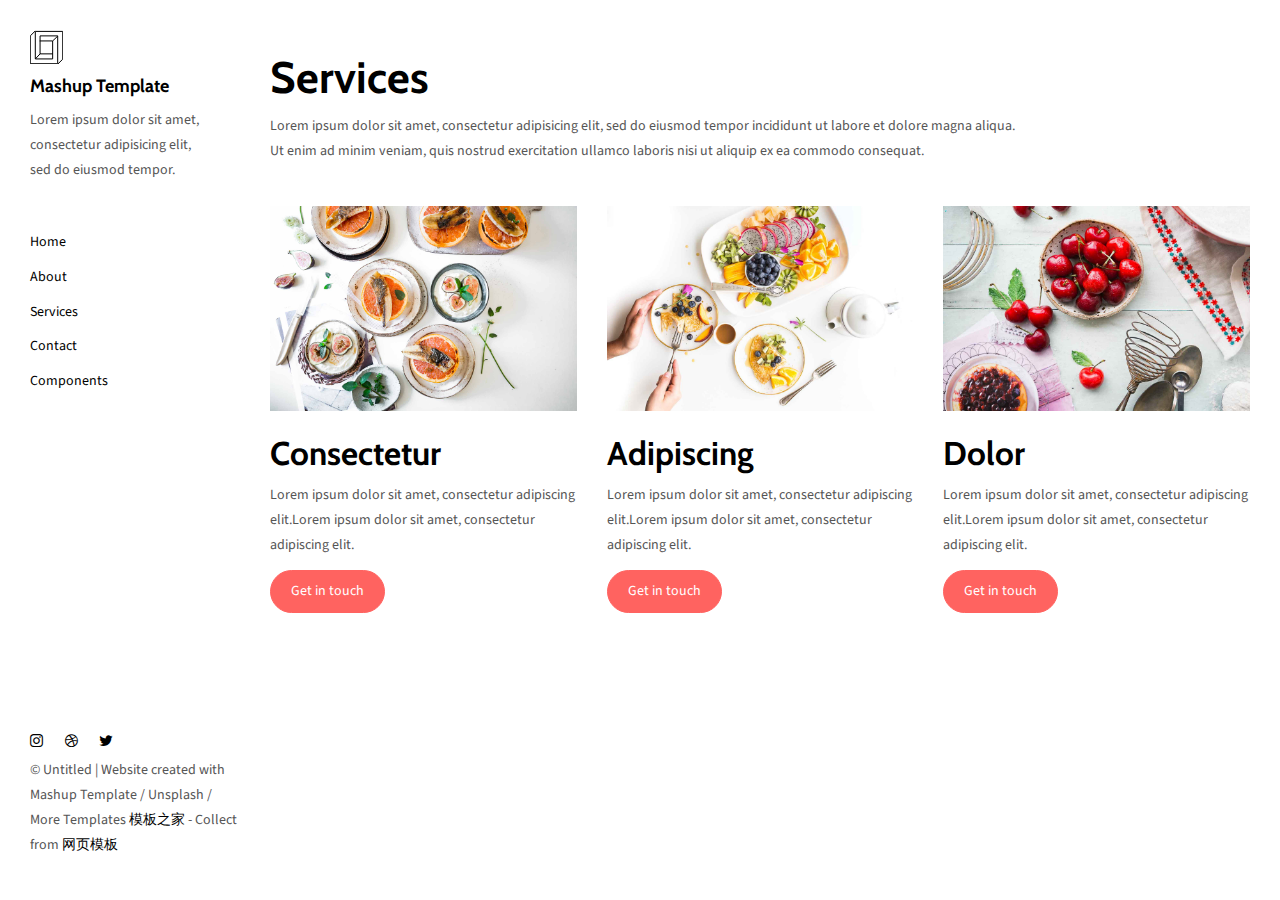
<file: web/services.html>
<!DOCTYPE html>
<html lang="en">

<head>
  <meta charset="UTF-8">
  <meta content="IE=edge" http-equiv="X-UA-Compatible">
  <meta content="width=device-width,initial-scale=1" name="viewport">
  <meta content="description" name="description">
  <meta name="google" content="notranslate" />
  <meta content="Mashup templates have been developped by Orson.io team" name="author">

  <!-- Disable tap highlight on IE -->
  <meta name="msapplication-tap-highlight" content="no">
  
  <link href="./assets/apple-icon-180x180.png" rel="apple-touch-icon">
  <link href="./assets/favicon.ico" rel="icon">



  <title>Title page</title>  

<link href="./main.82cfd66e.css" rel="stylesheet"></head>

<body>

 <!-- Add your content of header -->
<header class="">
  <div class="navbar navbar-default visible-xs">
    <button type="button" class="navbar-toggle collapsed">
      <span class="sr-only">Toggle navigation</span>
      <span class="icon-bar"></span>
      <span class="icon-bar"></span>
      <span class="icon-bar"></span>
    </button>
    <a href="./index.html" class="navbar-brand">Mashup Template</a>
  </div>

  <nav class="sidebar">
    <div class="navbar-collapse" id="navbar-collapse">
      <div class="site-header hidden-xs">
          <a class="site-brand" href="./index.html" title="">
            <img class="img-responsive site-logo" alt="" src="./assets/images/mashup-logo.svg">
            Mashup Template
          </a>
        <p>Lorem ipsum dolor sit amet, consectetur adipisicing elit, sed do eiusmod
        tempor.</p>
      </div>
      <ul class="nav">
        <li><a href="./index.html" title="">Home</a></li>
        <li><a href="./about.html" title="">About</a></li>
        <li><a href="./services.html" title="">Services</a></li>
        <li><a href="./contact.html" title="">Contact</a></li>
        <li><a href="./components.html" title="">Components</a></li>

      </ul>

      <nav class="nav-footer">
        <p class="nav-footer-social-buttons">
          <a class="fa-icon" href="https://www.instagram.com/" title="">
            <i class="fa fa-instagram"></i>
          </a>
          <a class="fa-icon" href="#" title="">
            <i class="fa fa-dribbble"></i>
          </a>
          <a class="fa-icon" href="#" title="">
            <i class="fa fa-twitter"></i>
          </a>
        </p>
        <p>© Untitled | Website created with Mashup Template / Unsplash / More Templates <a href="http://www.cssmoban.com/" target="_blank" title="模板之家">模板之家</a> - Collect from <a href="http://www.cssmoban.com/" title="网页模板" target="_blank">网页模板</a></p>
      </nav>  
    </div> 
  </nav>
</header>
<main class="" id="main-collapse">


<div class="row">
  <div class="col-xs-12 section-container-spacer">
    <h1>Services</h1>
    <p>Lorem ipsum dolor sit amet, consectetur adipisicing elit, sed do eiusmod
      tempor incididunt ut labore et dolore magna aliqua. <br>Ut enim ad minim veniam,
      quis nostrud exercitation ullamco laboris nisi ut aliquip ex ea commodo
      consequat.</p>
  </div>

  <div class="col-xs-12 col-md-4 section-container-spacer">
    <img class="img-responsive" alt="" src="./assets/images/img-12.jpg">
    <h2>Consectetur</h2>
    <p>Lorem ipsum dolor sit amet, consectetur adipiscing elit.Lorem ipsum dolor sit amet, consectetur adipiscing elit.</p>
    <a href="./contact.html" class="btn btn-primary" title=""> Get in touch</a>
  </div>

  <div class="col-xs-12 col-md-4 section-container-spacer">
    <img class="img-responsive" alt="" src="./assets/images/img-13.jpg">
    <h2>Adipiscing</h2>
    <p>Lorem ipsum dolor sit amet, consectetur adipiscing elit.Lorem ipsum dolor sit amet, consectetur adipiscing elit.</p>
    <a href="./contact.html" class="btn btn-primary" title=""> Get in touch</a>
  </div>

  <div class="col-xs-12 col-md-4 section-container-spacer">
    <img class="img-responsive" alt="" src="./assets/images/img-14.jpg">
    <h2>Dolor</h2>
    <p>Lorem ipsum dolor sit amet, consectetur adipiscing elit.Lorem ipsum dolor sit amet, consectetur adipiscing elit.</p>
    <a href="./contact.html" class="btn btn-primary" title=""> Get in touch</a>
  </div>

</div>


</main>

<script>
document.addEventListener("DOMContentLoaded", function (event) {
  navbarToggleSidebar();
  navActivePage();
});
</script>

 <script type="text/javascript" src="./main.85741bff.js"></script></body>

</html>
</file>
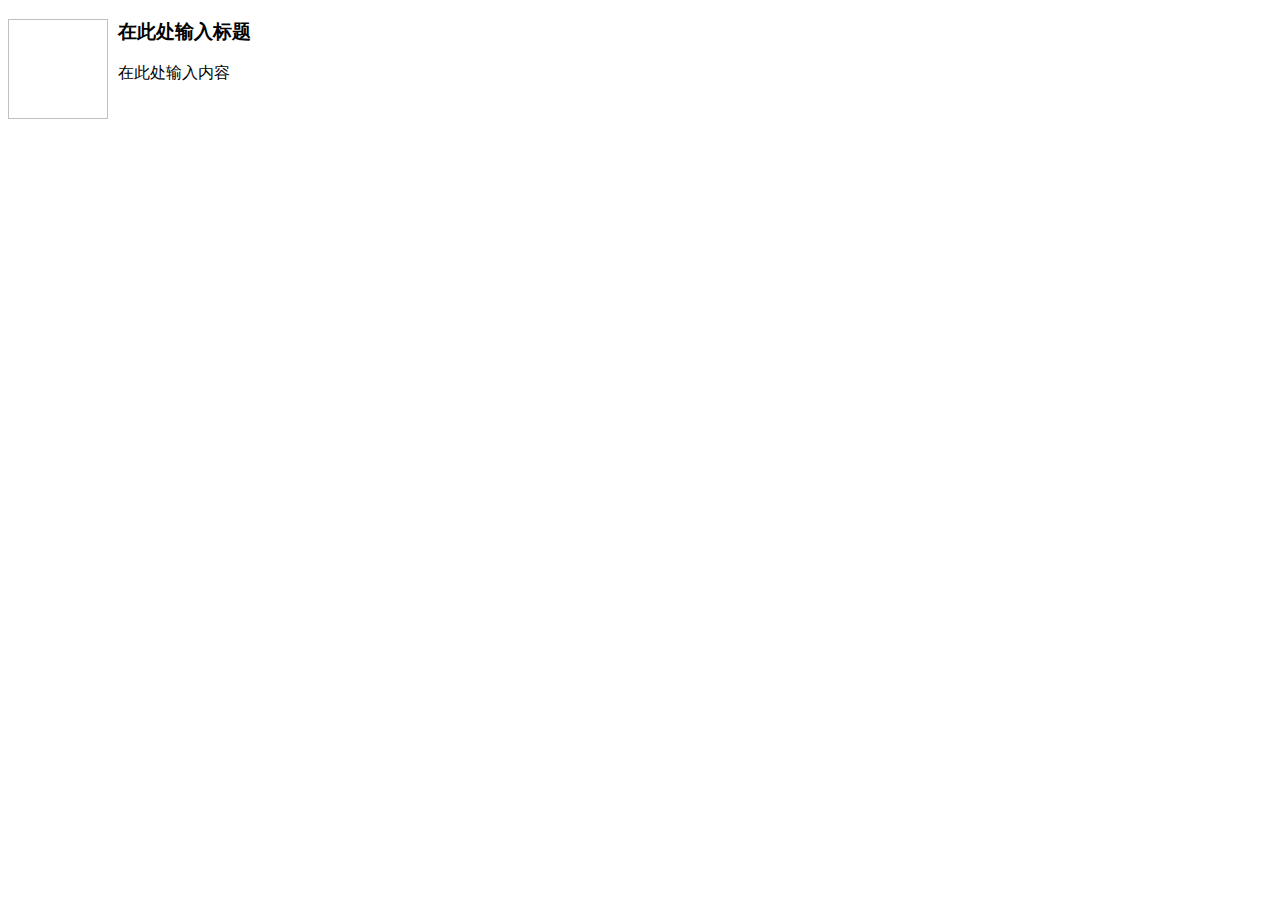
<file: frontFrame/kindeditor/plugins/template/html/1.html>
<!doctype html>
<html>
<head>
	<meta charset="utf-8" />
</head>
<body>
	<h3>
		<img align="left" height="100" style="margin-right: 10px" width="100" />在此处输入标题
	</h3>
	<p>
		在此处输入内容
	</p>
</body>
</html>
</file>
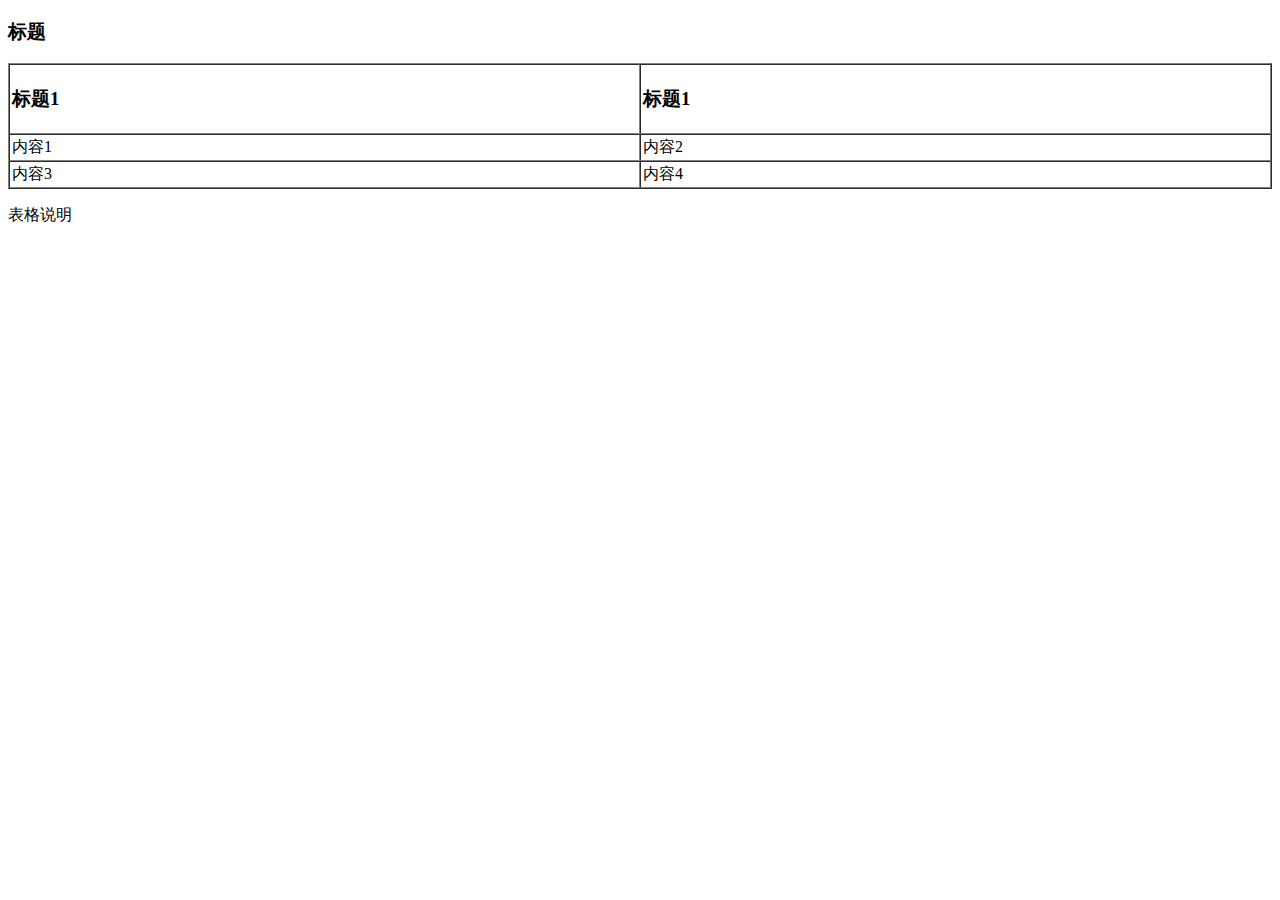
<file: frontFrame/kindeditor/plugins/template/html/2.html>
<!doctype html>
<html>
<head>
	<meta charset="utf-8" />
</head>
<body>
	<h3>
		标题
	</h3>
	<table style="width:100%;" cellpadding="2" cellspacing="0" border="1">
		<tbody>
			<tr>
				<td>
					<h3>标题1</h3>
				</td>
				<td>
					<h3>标题1</h3>
				</td>
			</tr>
			<tr>
				<td>
					内容1
				</td>
				<td>
					内容2
				</td>
			</tr>
			<tr>
				<td>
					内容3
				</td>
				<td>
					内容4
				</td>
			</tr>
		</tbody>
	</table>
	<p>
		表格说明
	</p>
</body>
</html>
</file>
<file: frontFrame/adminLte/css/skins/_all-skins.css>
/*
 * Skin: Blue
 * ----------
 */
.skin-blue .main-header .navbar {
  background-color: #3c8dbc;
}
.skin-blue .main-header .navbar .nav > li > a {
  color: #ffffff;
}
.skin-blue .main-header .navbar .nav > li > a:hover,
.skin-blue .main-header .navbar .nav > li > a:active,
.skin-blue .main-header .navbar .nav > li > a:focus,
.skin-blue .main-header .navbar .nav .open > a,
.skin-blue .main-header .navbar .nav .open > a:hover,
.skin-blue .main-header .navbar .nav .open > a:focus,
.skin-blue .main-header .navbar .nav > .active > a {
  background: rgba(0, 0, 0, 0.1);
  color: #f6f6f6;
}
.skin-blue .main-header .navbar .sidebar-toggle {
  color: #ffffff;
}
.skin-blue .main-header .navbar .sidebar-toggle:hover {
  color: #f6f6f6;
  background: rgba(0, 0, 0, 0.1);
}
.skin-blue .main-header .navbar .sidebar-toggle {
  color: #fff;
}
.skin-blue .main-header .navbar .sidebar-toggle:hover {
  background-color: #367fa9;
}
@media (max-width: 767px) {
  .skin-blue .main-header .navbar .dropdown-menu li.divider {
    background-color: rgba(255, 255, 255, 0.1);
  }
  .skin-blue .main-header .navbar .dropdown-menu li a {
    color: #fff;
  }
  .skin-blue .main-header .navbar .dropdown-menu li a:hover {
    background: #367fa9;
  }
}
.skin-blue .main-header .logo {
  background-color: #367fa9;
  color: #ffffff;
  border-bottom: 0 solid transparent;
}
.skin-blue .main-header .logo:hover {
  background-color: #357ca5;
}
.skin-blue .main-header li.user-header {
  background-color: #3c8dbc;
}
.skin-blue .content-header {
  background: transparent;
}
.skin-blue .wrapper,
.skin-blue .main-sidebar,
.skin-blue .left-side {
  background-color: #222d32;
}
.skin-blue .user-panel > .info,
.skin-blue .user-panel > .info > a {
  color: #fff;
}
.skin-blue .sidebar-menu > li.header {
  color: #4b646f;
  background: #1a2226;
}
.skin-blue .sidebar-menu > li > a {
  border-left: 3px solid transparent;
}
.skin-blue .sidebar-menu > li:hover > a,
.skin-blue .sidebar-menu > li.active > a,
.skin-blue .sidebar-menu > li.menu-open > a {
  color: #ffffff;
  background: #1e282c;
}
.skin-blue .sidebar-menu > li.active > a {
  border-left-color: #3c8dbc;
}
.skin-blue .sidebar-menu > li > .treeview-menu {
  margin: 0 1px;
  background: #2c3b41;
}
.skin-blue .sidebar a {
  color: #b8c7ce;
}
.skin-blue .sidebar a:hover {
  text-decoration: none;
}
.skin-blue .sidebar-menu .treeview-menu > li > a {
  color: #8aa4af;
}
.skin-blue .sidebar-menu .treeview-menu > li.active > a,
.skin-blue .sidebar-menu .treeview-menu > li > a:hover {
  color: #ffffff;
}
.skin-blue .sidebar-form {
  border-radius: 3px;
  border: 1px solid #374850;
  margin: 10px 10px;
}
.skin-blue .sidebar-form input[type="text"],
.skin-blue .sidebar-form .btn {
  box-shadow: none;
  background-color: #374850;
  border: 1px solid transparent;
  height: 35px;
}
.skin-blue .sidebar-form input[type="text"] {
  color: #666;
  border-top-left-radius: 2px;
  border-top-right-radius: 0;
  border-bottom-right-radius: 0;
  border-bottom-left-radius: 2px;
}
.skin-blue .sidebar-form input[type="text"]:focus,
.skin-blue .sidebar-form input[type="text"]:focus + .input-group-btn .btn {
  background-color: #fff;
  color: #666;
}
.skin-blue .sidebar-form input[type="text"]:focus + .input-group-btn .btn {
  border-left-color: #fff;
}
.skin-blue .sidebar-form .btn {
  color: #999;
  border-top-left-radius: 0;
  border-top-right-radius: 2px;
  border-bottom-right-radius: 2px;
  border-bottom-left-radius: 0;
}
.skin-blue.layout-top-nav .main-header > .logo {
  background-color: #3c8dbc;
  color: #ffffff;
  border-bottom: 0 solid transparent;
}
.skin-blue.layout-top-nav .main-header > .logo:hover {
  background-color: #3b8ab8;
}
/*
 * Skin: Blue
 * ----------
 */
.skin-blue-light .main-header .navbar {
  background-color: #3c8dbc;
}
.skin-blue-light .main-header .navbar .nav > li > a {
  color: #ffffff;
}
.skin-blue-light .main-header .navbar .nav > li > a:hover,
.skin-blue-light .main-header .navbar .nav > li > a:active,
.skin-blue-light .main-header .navbar .nav > li > a:focus,
.skin-blue-light .main-header .navbar .nav .open > a,
.skin-blue-light .main-header .navbar .nav .open > a:hover,
.skin-blue-light .main-header .navbar .nav .open > a:focus,
.skin-blue-light .main-header .navbar .nav > .active > a {
  background: rgba(0, 0, 0, 0.1);
  color: #f6f6f6;
}
.skin-blue-light .main-header .navbar .sidebar-toggle {
  color: #ffffff;
}
.skin-blue-light .main-header .navbar .sidebar-toggle:hover {
  color: #f6f6f6;
  background: rgba(0, 0, 0, 0.1);
}
.skin-blue-light .main-header .navbar .sidebar-toggle {
  color: #fff;
}
.skin-blue-light .main-header .navbar .sidebar-toggle:hover {
  background-color: #367fa9;
}
@media (max-width: 767px) {
  .skin-blue-light .main-header .navbar .dropdown-menu li.divider {
    background-color: rgba(255, 255, 255, 0.1);
  }
  .skin-blue-light .main-header .navbar .dropdown-menu li a {
    color: #fff;
  }
  .skin-blue-light .main-header .navbar .dropdown-menu li a:hover {
    background: #367fa9;
  }
}
.skin-blue-light .main-header .logo {
  background-color: #3c8dbc;
  color: #ffffff;
  border-bottom: 0 solid transparent;
}
.skin-blue-light .main-header .logo:hover {
  background-color: #3b8ab8;
}
.skin-blue-light .main-header li.user-header {
  background-color: #3c8dbc;
}
.skin-blue-light .content-header {
  background: transparent;
}
.skin-blue-light .wrapper,
.skin-blue-light .main-sidebar,
.skin-blue-light .left-side {
  background-color: #f9fafc;
}
.skin-blue-light .main-sidebar {
  border-right: 1px solid #d2d6de;
}
.skin-blue-light .user-panel > .info,
.skin-blue-light .user-panel > .info > a {
  color: #444444;
}
.skin-blue-light .sidebar-menu > li {
  -webkit-transition: border-left-color 0.3s ease;
  -o-transition: border-left-color 0.3s ease;
  transition: border-left-color 0.3s ease;
}
.skin-blue-light .sidebar-menu > li.header {
  color: #848484;
  background: #f9fafc;
}
.skin-blue-light .sidebar-menu > li > a {
  border-left: 3px solid transparent;
  font-weight: 600;
}
.skin-blue-light .sidebar-menu > li:hover > a,
.skin-blue-light .sidebar-menu > li.active > a {
  color: #000000;
  background: #f4f4f5;
}
.skin-blue-light .sidebar-menu > li.active {
  border-left-color: #3c8dbc;
}
.skin-blue-light .sidebar-menu > li.active > a {
  font-weight: 600;
}
.skin-blue-light .sidebar-menu > li > .treeview-menu {
  background: #f4f4f5;
}
.skin-blue-light .sidebar a {
  color: #444444;
}
.skin-blue-light .sidebar a:hover {
  text-decoration: none;
}
.skin-blue-light .sidebar-menu .treeview-menu > li > a {
  color: #777777;
}
.skin-blue-light .sidebar-menu .treeview-menu > li.active > a,
.skin-blue-light .sidebar-menu .treeview-menu > li > a:hover {
  color: #000000;
}
.skin-blue-light .sidebar-menu .treeview-menu > li.active > a {
  font-weight: 600;
}
.skin-blue-light .sidebar-form {
  border-radius: 3px;
  border: 1px solid #d2d6de;
  margin: 10px 10px;
}
.skin-blue-light .sidebar-form input[type="text"],
.skin-blue-light .sidebar-form .btn {
  box-shadow: none;
  background-color: #fff;
  border: 1px solid transparent;
  height: 35px;
}
.skin-blue-light .sidebar-form input[type="text"] {
  color: #666;
  border-top-left-radius: 2px;
  border-top-right-radius: 0;
  border-bottom-right-radius: 0;
  border-bottom-left-radius: 2px;
}
.skin-blue-light .sidebar-form input[type="text"]:focus,
.skin-blue-light .sidebar-form input[type="text"]:focus + .input-group-btn .btn {
  background-color: #fff;
  color: #666;
}
.skin-blue-light .sidebar-form input[type="text"]:focus + .input-group-btn .btn {
  border-left-color: #fff;
}
.skin-blue-light .sidebar-form .btn {
  color: #999;
  border-top-left-radius: 0;
  border-top-right-radius: 2px;
  border-bottom-right-radius: 2px;
  border-bottom-left-radius: 0;
}
@media (min-width: 768px) {
  .skin-blue-light.sidebar-mini.sidebar-collapse .sidebar-menu > li > .treeview-menu {
    border-left: 1px solid #d2d6de;
  }
}
.skin-blue-light .main-footer {
  border-top-color: #d2d6de;
}
.skin-blue.layout-top-nav .main-header > .logo {
  background-color: #3c8dbc;
  color: #ffffff;
  border-bottom: 0 solid transparent;
}
.skin-blue.layout-top-nav .main-header > .logo:hover {
  background-color: #3b8ab8;
}
/*
 * Skin: Black
 * -----------
 */
/* skin-black navbar */
.skin-black .main-header {
  -webkit-box-shadow: 0px 1px 1px rgba(0, 0, 0, 0.05);
  box-shadow: 0px 1px 1px rgba(0, 0, 0, 0.05);
}
.skin-black .main-header .navbar-toggle {
  color: #333;
}
.skin-black .main-header .navbar-brand {
  color: #333;
  border-right: 1px solid #eee;
}
.skin-black .main-header .navbar {
  background-color: #ffffff;
}
.skin-black .main-header .navbar .nav > li > a {
  color: #333333;
}
.skin-black .main-header .navbar .nav > li > a:hover,
.skin-black .main-header .navbar .nav > li > a:active,
.skin-black .main-header .navbar .nav > li > a:focus,
.skin-black .main-header .navbar .nav .open > a,
.skin-black .main-header .navbar .nav .open > a:hover,
.skin-black .main-header .navbar .nav .open > a:focus,
.skin-black .main-header .navbar .nav > .active > a {
  background: #ffffff;
  color: #999999;
}
.skin-black .main-header .navbar .sidebar-toggle {
  color: #333333;
}
.skin-black .main-header .navbar .sidebar-toggle:hover {
  color: #999999;
  background: #ffffff;
}
.skin-black .main-header .navbar > .sidebar-toggle {
  color: #333;
  border-right: 1px solid #eee;
}
.skin-black .main-header .navbar .navbar-nav > li > a {
  border-right: 1px solid #eee;
}
.skin-black .main-header .navbar .navbar-custom-menu .navbar-nav > li > a,
.skin-black .main-header .navbar .navbar-right > li > a {
  border-left: 1px solid #eee;
  border-right-width: 0;
}
.skin-black .main-header .logo {
  background-color: #ffffff;
  color: #333333;
  border-bottom: 0 solid transparent;
  border-right: 1px solid #eee;
}
.skin-black .main-header .logo:hover {
  background-color: #fcfcfc;
}
@media (max-width: 767px) {
  .skin-black .main-header .logo {
    background-color: #222222;
    color: #ffffff;
    border-bottom: 0 solid transparent;
    border-right: none;
  }
  .skin-black .main-header .logo:hover {
    background-color: #1f1f1f;
  }
}
.skin-black .main-header li.user-header {
  background-color: #222;
}
.skin-black .content-header {
  background: transparent;
  box-shadow: none;
}
.skin-black .wrapper,
.skin-black .main-sidebar,
.skin-black .left-side {
  background-color: #222d32;
}
.skin-black .user-panel > .info,
.skin-black .user-panel > .info > a {
  color: #fff;
}
.skin-black .sidebar-menu > li.header {
  color: #4b646f;
  background: #1a2226;
}
.skin-black .sidebar-menu > li > a {
  border-left: 3px solid transparent;
}
.skin-black .sidebar-menu > li:hover > a,
.skin-black .sidebar-menu > li.active > a,
.skin-black .sidebar-menu > li.menu-open > a {
  color: #ffffff;
  background: #1e282c;
}
.skin-black .sidebar-menu > li.active > a {
  border-left-color: #ffffff;
}
.skin-black .sidebar-menu > li > .treeview-menu {
  margin: 0 1px;
  background: #2c3b41;
}
.skin-black .sidebar a {
  color: #b8c7ce;
}
.skin-black .sidebar a:hover {
  text-decoration: none;
}
.skin-black .sidebar-menu .treeview-menu > li > a {
  color: #8aa4af;
}
.skin-black .sidebar-menu .treeview-menu > li.active > a,
.skin-black .sidebar-menu .treeview-menu > li > a:hover {
  color: #ffffff;
}
.skin-black .sidebar-form {
  border-radius: 3px;
  border: 1px solid #374850;
  margin: 10px 10px;
}
.skin-black .sidebar-form input[type="text"],
.skin-black .sidebar-form .btn {
  box-shadow: none;
  background-color: #374850;
  border: 1px solid transparent;
  height: 35px;
}
.skin-black .sidebar-form input[type="text"] {
  color: #666;
  border-top-left-radius: 2px;
  border-top-right-radius: 0;
  border-bottom-right-radius: 0;
  border-bottom-left-radius: 2px;
}
.skin-black .sidebar-form input[type="text"]:focus,
.skin-black .sidebar-form input[type="text"]:focus + .input-group-btn .btn {
  background-color: #fff;
  color: #666;
}
.skin-black .sidebar-form input[type="text"]:focus + .input-group-btn .btn {
  border-left-color: #fff;
}
.skin-black .sidebar-form .btn {
  color: #999;
  border-top-left-radius: 0;
  border-top-right-radius: 2px;
  border-bottom-right-radius: 2px;
  border-bottom-left-radius: 0;
}
.skin-black .pace .pace-progress {
  background: #222;
}
.skin-black .pace .pace-activity {
  border-top-color: #222;
  border-left-color: #222;
}
/*
 * Skin: Black
 * -----------
 */
/* skin-black navbar */
.skin-black-light .main-header {
  border-bottom: 1px solid #d2d6de;
}
.skin-black-light .main-header .navbar-toggle {
  color: #333;
}
.skin-black-light .main-header .navbar-brand {
  color: #333;
  border-right: 1px solid #d2d6de;
}
.skin-black-light .main-header .navbar {
  background-color: #ffffff;
}
.skin-black-light .main-header .navbar .nav > li > a {
  color: #333333;
}
.skin-black-light .main-header .navbar .nav > li > a:hover,
.skin-black-light .main-header .navbar .nav > li > a:active,
.skin-black-light .main-header .navbar .nav > li > a:focus,
.skin-black-light .main-header .navbar .nav .open > a,
.skin-black-light .main-header .navbar .nav .open > a:hover,
.skin-black-light .main-header .navbar .nav .open > a:focus,
.skin-black-light .main-header .navbar .nav > .active > a {
  background: #ffffff;
  color: #999999;
}
.skin-black-light .main-header .navbar .sidebar-toggle {
  color: #333333;
}
.skin-black-light .main-header .navbar .sidebar-toggle:hover {
  color: #999999;
  background: #ffffff;
}
.skin-black-light .main-header .navbar > .sidebar-toggle {
  color: #333;
  border-right: 1px solid #d2d6de;
}
.skin-black-light .main-header .navbar .navbar-nav > li > a {
  border-right: 1px solid #d2d6de;
}
.skin-black-light .main-header .navbar .navbar-custom-menu .navbar-nav > li > a,
.skin-black-light .main-header .navbar .navbar-right > li > a {
  border-left: 1px solid #d2d6de;
  border-right-width: 0;
}
.skin-black-light .main-header .logo {
  background-color: #ffffff;
  color: #333333;
  border-bottom: 0 solid transparent;
  border-right: 1px solid #d2d6de;
}
.skin-black-light .main-header .logo:hover {
  background-color: #fcfcfc;
}
@media (max-width: 767px) {
  .skin-black-light .main-header .logo {
    background-color: #222222;
    color: #ffffff;
    border-bottom: 0 solid transparent;
    border-right: none;
  }
  .skin-black-light .main-header .logo:hover {
    background-color: #1f1f1f;
  }
}
.skin-black-light .main-header li.user-header {
  background-color: #222;
}
.skin-black-light .content-header {
  background: transparent;
  box-shadow: none;
}
.skin-black-light .wrapper,
.skin-black-light .main-sidebar,
.skin-black-light .left-side {
  background-color: #f9fafc;
}
.skin-black-light .main-sidebar {
  border-right: 1px solid #d2d6de;
}
.skin-black-light .user-panel > .info,
.skin-black-light .user-panel > .info > a {
  color: #444444;
}
.skin-black-light .sidebar-menu > li {
  -webkit-transition: border-left-color 0.3s ease;
  -o-transition: border-left-color 0.3s ease;
  transition: border-left-color 0.3s ease;
}
.skin-black-light .sidebar-menu > li.header {
  color: #848484;
  background: #f9fafc;
}
.skin-black-light .sidebar-menu > li > a {
  border-left: 3px solid transparent;
  font-weight: 600;
}
.skin-black-light .sidebar-menu > li:hover > a,
.skin-black-light .sidebar-menu > li.active > a {
  color: #000000;
  background: #f4f4f5;
}
.skin-black-light .sidebar-menu > li.active {
  border-left-color: #ffffff;
}
.skin-black-light .sidebar-menu > li.active > a {
  font-weight: 600;
}
.skin-black-light .sidebar-menu > li > .treeview-menu {
  background: #f4f4f5;
}
.skin-black-light .sidebar a {
  color: #444444;
}
.skin-black-light .sidebar a:hover {
  text-decoration: none;
}
.skin-black-light .sidebar-menu .treeview-menu > li > a {
  color: #777777;
}
.skin-black-light .sidebar-menu .treeview-menu > li.active > a,
.skin-black-light .sidebar-menu .treeview-menu > li > a:hover {
  color: #000000;
}
.skin-black-light .sidebar-menu .treeview-menu > li.active > a {
  font-weight: 600;
}
.skin-black-light .sidebar-form {
  border-radius: 3px;
  border: 1px solid #d2d6de;
  margin: 10px 10px;
}
.skin-black-light .sidebar-form input[type="text"],
.skin-black-light .sidebar-form .btn {
  box-shadow: none;
  background-color: #fff;
  border: 1px solid transparent;
  height: 35px;
}
.skin-black-light .sidebar-form input[type="text"] {
  color: #666;
  border-top-left-radius: 2px;
  border-top-right-radius: 0;
  border-bottom-right-radius: 0;
  border-bottom-left-radius: 2px;
}
.skin-black-light .sidebar-form input[type="text"]:focus,
.skin-black-light .sidebar-form input[type="text"]:focus + .input-group-btn .btn {
  background-color: #fff;
  color: #666;
}
.skin-black-light .sidebar-form input[type="text"]:focus + .input-group-btn .btn {
  border-left-color: #fff;
}
.skin-black-light .sidebar-form .btn {
  color: #999;
  border-top-left-radius: 0;
  border-top-right-radius: 2px;
  border-bottom-right-radius: 2px;
  border-bottom-left-radius: 0;
}
@media (min-width: 768px) {
  .skin-black-light.sidebar-mini.sidebar-collapse .sidebar-menu > li > .treeview-menu {
    border-left: 1px solid #d2d6de;
  }
}
/*
 * Skin: Green
 * -----------
 */
.skin-green .main-header .navbar {
  background-color: #00a65a;
}
.skin-green .main-header .navbar .nav > li > a {
  color: #ffffff;
}
.skin-green .main-header .navbar .nav > li > a:hover,
.skin-green .main-header .navbar .nav > li > a:active,
.skin-green .main-header .navbar .nav > li > a:focus,
.skin-green .main-header .navbar .nav .open > a,
.skin-green .main-header .navbar .nav .open > a:hover,
.skin-green .main-header .navbar .nav .open > a:focus,
.skin-green .main-header .navbar .nav > .active > a {
  background: rgba(0, 0, 0, 0.1);
  color: #f6f6f6;
}
.skin-green .main-header .navbar .sidebar-toggle {
  color: #ffffff;
}
.skin-green .main-header .navbar .sidebar-toggle:hover {
  color: #f6f6f6;
  background: rgba(0, 0, 0, 0.1);
}
.skin-green .main-header .navbar .sidebar-toggle {
  color: #fff;
}
.skin-green .main-header .navbar .sidebar-toggle:hover {
  background-color: #008d4c;
}
@media (max-width: 767px) {
  .skin-green .main-header .navbar .dropdown-menu li.divider {
    background-color: rgba(255, 255, 255, 0.1);
  }
  .skin-green .main-header .navbar .dropdown-menu li a {
    color: #fff;
  }
  .skin-green .main-header .navbar .dropdown-menu li a:hover {
    background: #008d4c;
  }
}
.skin-green .main-header .logo {
  background-color: #008d4c;
  color: #ffffff;
  border-bottom: 0 solid transparent;
}
.skin-green .main-header .logo:hover {
  background-color: #008749;
}
.skin-green .main-header li.user-header {
  background-color: #00a65a;
}
.skin-green .content-header {
  background: transparent;
}
.skin-green .wrapper,
.skin-green .main-sidebar,
.skin-green .left-side {
  background-color: #222d32;
}
.skin-green .user-panel > .info,
.skin-green .user-panel > .info > a {
  color: #fff;
}
.skin-green .sidebar-menu > li.header {
  color: #4b646f;
  background: #1a2226;
}
.skin-green .sidebar-menu > li > a {
  border-left: 3px solid transparent;
}
.skin-green .sidebar-menu > li:hover > a,
.skin-green .sidebar-menu > li.active > a,
.skin-green .sidebar-menu > li.menu-open > a {
  color: #ffffff;
  background: #1e282c;
}
.skin-green .sidebar-menu > li.active > a {
  border-left-color: #00a65a;
}
.skin-green .sidebar-menu > li > .treeview-menu {
  margin: 0 1px;
  background: #2c3b41;
}
.skin-green .sidebar a {
  color: #b8c7ce;
}
.skin-green .sidebar a:hover {
  text-decoration: none;
}
.skin-green .sidebar-menu .treeview-menu > li > a {
  color: #8aa4af;
}
.skin-green .sidebar-menu .treeview-menu > li.active > a,
.skin-green .sidebar-menu .treeview-menu > li > a:hover {
  color: #ffffff;
}
.skin-green .sidebar-form {
  border-radius: 3px;
  border: 1px solid #374850;
  margin: 10px 10px;
}
.skin-green .sidebar-form input[type="text"],
.skin-green .sidebar-form .btn {
  box-shadow: none;
  background-color: #374850;
  border: 1px solid transparent;
  height: 35px;
}
.skin-green .sidebar-form input[type="text"] {
  color: #666;
  border-top-left-radius: 2px;
  border-top-right-radius: 0;
  border-bottom-right-radius: 0;
  border-bottom-left-radius: 2px;
}
.skin-green .sidebar-form input[type="text"]:focus,
.skin-green .sidebar-form input[type="text"]:focus + .input-group-btn .btn {
  background-color: #fff;
  color: #666;
}
.skin-green .sidebar-form input[type="text"]:focus + .input-group-btn .btn {
  border-left-color: #fff;
}
.skin-green .sidebar-form .btn {
  color: #999;
  border-top-left-radius: 0;
  border-top-right-radius: 2px;
  border-bottom-right-radius: 2px;
  border-bottom-left-radius: 0;
}
/*
 * Skin: Green
 * -----------
 */
.skin-green-light .main-header .navbar {
  background-color: #00a65a;
}
.skin-green-light .main-header .navbar .nav > li > a {
  color: #ffffff;
}
.skin-green-light .main-header .navbar .nav > li > a:hover,
.skin-green-light .main-header .navbar .nav > li > a:active,
.skin-green-light .main-header .navbar .nav > li > a:focus,
.skin-green-light .main-header .navbar .nav .open > a,
.skin-green-light .main-header .navbar .nav .open > a:hover,
.skin-green-light .main-header .navbar .nav .open > a:focus,
.skin-green-light .main-header .navbar .nav > .active > a {
  background: rgba(0, 0, 0, 0.1);
  color: #f6f6f6;
}
.skin-green-light .main-header .navbar .sidebar-toggle {
  color: #ffffff;
}
.skin-green-light .main-header .navbar .sidebar-toggle:hover {
  color: #f6f6f6;
  background: rgba(0, 0, 0, 0.1);
}
.skin-green-light .main-header .navbar .sidebar-toggle {
  color: #fff;
}
.skin-green-light .main-header .navbar .sidebar-toggle:hover {
  background-color: #008d4c;
}
@media (max-width: 767px) {
  .skin-green-light .main-header .navbar .dropdown-menu li.divider {
    background-color: rgba(255, 255, 255, 0.1);
  }
  .skin-green-light .main-header .navbar .dropdown-menu li a {
    color: #fff;
  }
  .skin-green-light .main-header .navbar .dropdown-menu li a:hover {
    background: #008d4c;
  }
}
.skin-green-light .main-header .logo {
  background-color: #00a65a;
  color: #ffffff;
  border-bottom: 0 solid transparent;
}
.skin-green-light .main-header .logo:hover {
  background-color: #00a157;
}
.skin-green-light .main-header li.user-header {
  background-color: #00a65a;
}
.skin-green-light .content-header {
  background: transparent;
}
.skin-green-light .wrapper,
.skin-green-light .main-sidebar,
.skin-green-light .left-side {
  background-color: #f9fafc;
}
.skin-green-light .main-sidebar {
  border-right: 1px solid #d2d6de;
}
.skin-green-light .user-panel > .info,
.skin-green-light .user-panel > .info > a {
  color: #444444;
}
.skin-green-light .sidebar-menu > li {
  -webkit-transition: border-left-color 0.3s ease;
  -o-transition: border-left-color 0.3s ease;
  transition: border-left-color 0.3s ease;
}
.skin-green-light .sidebar-menu > li.header {
  color: #848484;
  background: #f9fafc;
}
.skin-green-light .sidebar-menu > li > a {
  border-left: 3px solid transparent;
  font-weight: 600;
}
.skin-green-light .sidebar-menu > li:hover > a,
.skin-green-light .sidebar-menu > li.active > a {
  color: #000000;
  background: #f4f4f5;
}
.skin-green-light .sidebar-menu > li.active {
  border-left-color: #00a65a;
}
.skin-green-light .sidebar-menu > li.active > a {
  font-weight: 600;
}
.skin-green-light .sidebar-menu > li > .treeview-menu {
  background: #f4f4f5;
}
.skin-green-light .sidebar a {
  color: #444444;
}
.skin-green-light .sidebar a:hover {
  text-decoration: none;
}
.skin-green-light .sidebar-menu .treeview-menu > li > a {
  color: #777777;
}
.skin-green-light .sidebar-menu .treeview-menu > li.active > a,
.skin-green-light .sidebar-menu .treeview-menu > li > a:hover {
  color: #000000;
}
.skin-green-light .sidebar-menu .treeview-menu > li.active > a {
  font-weight: 600;
}
.skin-green-light .sidebar-form {
  border-radius: 3px;
  border: 1px solid #d2d6de;
  margin: 10px 10px;
}
.skin-green-light .sidebar-form input[type="text"],
.skin-green-light .sidebar-form .btn {
  box-shadow: none;
  background-color: #fff;
  border: 1px solid transparent;
  height: 35px;
}
.skin-green-light .sidebar-form input[type="text"] {
  color: #666;
  border-top-left-radius: 2px;
  border-top-right-radius: 0;
  border-bottom-right-radius: 0;
  border-bottom-left-radius: 2px;
}
.skin-green-light .sidebar-form input[type="text"]:focus,
.skin-green-light .sidebar-form input[type="text"]:focus + .input-group-btn .btn {
  background-color: #fff;
  color: #666;
}
.skin-green-light .sidebar-form input[type="text"]:focus + .input-group-btn .btn {
  border-left-color: #fff;
}
.skin-green-light .sidebar-form .btn {
  color: #999;
  border-top-left-radius: 0;
  border-top-right-radius: 2px;
  border-bottom-right-radius: 2px;
  border-bottom-left-radius: 0;
}
@media (min-width: 768px) {
  .skin-green-light.sidebar-mini.sidebar-collapse .sidebar-menu > li > .treeview-menu {
    border-left: 1px solid #d2d6de;
  }
}
/*
 * Skin: Red
 * ---------
 */
.skin-red .main-header .navbar {
  background-color: #dd4b39;
}
.skin-red .main-header .navbar .nav > li > a {
  color: #ffffff;
}
.skin-red .main-header .navbar .nav > li > a:hover,
.skin-red .main-header .navbar .nav > li > a:active,
.skin-red .main-header .navbar .nav > li > a:focus,
.skin-red .main-header .navbar .nav .open > a,
.skin-red .main-header .navbar .nav .open > a:hover,
.skin-red .main-header .navbar .nav .open > a:focus,
.skin-red .main-header .navbar .nav > .active > a {
  background: rgba(0, 0, 0, 0.1);
  color: #f6f6f6;
}
.skin-red .main-header .navbar .sidebar-toggle {
  color: #ffffff;
}
.skin-red .main-header .navbar .sidebar-toggle:hover {
  color: #f6f6f6;
  background: rgba(0, 0, 0, 0.1);
}
.skin-red .main-header .navbar .sidebar-toggle {
  color: #fff;
}
.skin-red .main-header .navbar .sidebar-toggle:hover {
  background-color: #d73925;
}
@media (max-width: 767px) {
  .skin-red .main-header .navbar .dropdown-menu li.divider {
    background-color: rgba(255, 255, 255, 0.1);
  }
  .skin-red .main-header .navbar .dropdown-menu li a {
    color: #fff;
  }
  .skin-red .main-header .navbar .dropdown-menu li a:hover {
    background: #d73925;
  }
}
.skin-red .main-header .logo {
  background-color: #d73925;
  color: #ffffff;
  border-bottom: 0 solid transparent;
}
.skin-red .main-header .logo:hover {
  background-color: #d33724;
}
.skin-red .main-header li.user-header {
  background-color: #dd4b39;
}
.skin-red .content-header {
  background: transparent;
}
.skin-red .wrapper,
.skin-red .main-sidebar,
.skin-red .left-side {
  background-color: #222d32;
}
.skin-red .user-panel > .info,
.skin-red .user-panel > .info > a {
  color: #fff;
}
.skin-red .sidebar-menu > li.header {
  color: #4b646f;
  background: #1a2226;
}
.skin-red .sidebar-menu > li > a {
  border-left: 3px solid transparent;
}
.skin-red .sidebar-menu > li:hover > a,
.skin-red .sidebar-menu > li.active > a,
.skin-red .sidebar-menu > li.menu-open > a {
  color: #ffffff;
  background: #1e282c;
}
.skin-red .sidebar-menu > li.active > a {
  border-left-color: #dd4b39;
}
.skin-red .sidebar-menu > li > .treeview-menu {
  margin: 0 1px;
  background: #2c3b41;
}
.skin-red .sidebar a {
  color: #b8c7ce;
}
.skin-red .sidebar a:hover {
  text-decoration: none;
}
.skin-red .sidebar-menu .treeview-menu > li > a {
  color: #8aa4af;
}
.skin-red .sidebar-menu .treeview-menu > li.active > a,
.skin-red .sidebar-menu .treeview-menu > li > a:hover {
  color: #ffffff;
}
.skin-red .sidebar-form {
  border-radius: 3px;
  border: 1px solid #374850;
  margin: 10px 10px;
}
.skin-red .sidebar-form input[type="text"],
.skin-red .sidebar-form .btn {
  box-shadow: none;
  background-color: #374850;
  border: 1px solid transparent;
  height: 35px;
}
.skin-red .sidebar-form input[type="text"] {
  color: #666;
  border-top-left-radius: 2px;
  border-top-right-radius: 0;
  border-bottom-right-radius: 0;
  border-bottom-left-radius: 2px;
}
.skin-red .sidebar-form input[type="text"]:focus,
.skin-red .sidebar-form input[type="text"]:focus + .input-group-btn .btn {
  background-color: #fff;
  color: #666;
}
.skin-red .sidebar-form input[type="text"]:focus + .input-group-btn .btn {
  border-left-color: #fff;
}
.skin-red .sidebar-form .btn {
  color: #999;
  border-top-left-radius: 0;
  border-top-right-radius: 2px;
  border-bottom-right-radius: 2px;
  border-bottom-left-radius: 0;
}
/*
 * Skin: Red
 * ---------
 */
.skin-red-light .main-header .navbar {
  background-color: #dd4b39;
}
.skin-red-light .main-header .navbar .nav > li > a {
  color: #ffffff;
}
.skin-red-light .main-header .navbar .nav > li > a:hover,
.skin-red-light .main-header .navbar .nav > li > a:active,
.skin-red-light .main-header .navbar .nav > li > a:focus,
.skin-red-light .main-header .navbar .nav .open > a,
.skin-red-light .main-header .navbar .nav .open > a:hover,
.skin-red-light .main-header .navbar .nav .open > a:focus,
.skin-red-light .main-header .navbar .nav > .active > a {
  background: rgba(0, 0, 0, 0.1);
  color: #f6f6f6;
}
.skin-red-light .main-header .navbar .sidebar-toggle {
  color: #ffffff;
}
.skin-red-light .main-header .navbar .sidebar-toggle:hover {
  color: #f6f6f6;
  background: rgba(0, 0, 0, 0.1);
}
.skin-red-light .main-header .navbar .sidebar-toggle {
  color: #fff;
}
.skin-red-light .main-header .navbar .sidebar-toggle:hover {
  background-color: #d73925;
}
@media (max-width: 767px) {
  .skin-red-light .main-header .navbar .dropdown-menu li.divider {
    background-color: rgba(255, 255, 255, 0.1);
  }
  .skin-red-light .main-header .navbar .dropdown-menu li a {
    color: #fff;
  }
  .skin-red-light .main-header .navbar .dropdown-menu li a:hover {
    background: #d73925;
  }
}
.skin-red-light .main-header .logo {
  background-color: #dd4b39;
  color: #ffffff;
  border-bottom: 0 solid transparent;
}
.skin-red-light .main-header .logo:hover {
  background-color: #dc4735;
}
.skin-red-light .main-header li.user-header {
  background-color: #dd4b39;
}
.skin-red-light .content-header {
  background: transparent;
}
.skin-red-light .wrapper,
.skin-red-light .main-sidebar,
.skin-red-light .left-side {
  background-color: #f9fafc;
}
.skin-red-light .main-sidebar {
  border-right: 1px solid #d2d6de;
}
.skin-red-light .user-panel > .info,
.skin-red-light .user-panel > .info > a {
  color: #444444;
}
.skin-red-light .sidebar-menu > li {
  -webkit-transition: border-left-color 0.3s ease;
  -o-transition: border-left-color 0.3s ease;
  transition: border-left-color 0.3s ease;
}
.skin-red-light .sidebar-menu > li.header {
  color: #848484;
  background: #f9fafc;
}
.skin-red-light .sidebar-menu > li > a {
  border-left: 3px solid transparent;
  font-weight: 600;
}
.skin-red-light .sidebar-menu > li:hover > a,
.skin-red-light .sidebar-menu > li.active > a {
  color: #000000;
  background: #f4f4f5;
}
.skin-red-light .sidebar-menu > li.active {
  border-left-color: #dd4b39;
}
.skin-red-light .sidebar-menu > li.active > a {
  font-weight: 600;
}
.skin-red-light .sidebar-menu > li > .treeview-menu {
  background: #f4f4f5;
}
.skin-red-light .sidebar a {
  color: #444444;
}
.skin-red-light .sidebar a:hover {
  text-decoration: none;
}
.skin-red-light .sidebar-menu .treeview-menu > li > a {
  color: #777777;
}
.skin-red-light .sidebar-menu .treeview-menu > li.active > a,
.skin-red-light .sidebar-menu .treeview-menu > li > a:hover {
  color: #000000;
}
.skin-red-light .sidebar-menu .treeview-menu > li.active > a {
  font-weight: 600;
}
.skin-red-light .sidebar-form {
  border-radius: 3px;
  border: 1px solid #d2d6de;
  margin: 10px 10px;
}
.skin-red-light .sidebar-form input[type="text"],
.skin-red-light .sidebar-form .btn {
  box-shadow: none;
  background-color: #fff;
  border: 1px solid transparent;
  height: 35px;
}
.skin-red-light .sidebar-form input[type="text"] {
  color: #666;
  border-top-left-radius: 2px;
  border-top-right-radius: 0;
  border-bottom-right-radius: 0;
  border-bottom-left-radius: 2px;
}
.skin-red-light .sidebar-form input[type="text"]:focus,
.skin-red-light .sidebar-form input[type="text"]:focus + .input-group-btn .btn {
  background-color: #fff;
  color: #666;
}
.skin-red-light .sidebar-form input[type="text"]:focus + .input-group-btn .btn {
  border-left-color: #fff;
}
.skin-red-light .sidebar-form .btn {
  color: #999;
  border-top-left-radius: 0;
  border-top-right-radius: 2px;
  border-bottom-right-radius: 2px;
  border-bottom-left-radius: 0;
}
@media (min-width: 768px) {
  .skin-red-light.sidebar-mini.sidebar-collapse .sidebar-menu > li > .treeview-menu {
    border-left: 1px solid #d2d6de;
  }
}
/*
 * Skin: Yellow
 * ------------
 */
.skin-yellow .main-header .navbar {
  background-color: #f39c12;
}
.skin-yellow .main-header .navbar .nav > li > a {
  color: #ffffff;
}
.skin-yellow .main-header .navbar .nav > li > a:hover,
.skin-yellow .main-header .navbar .nav > li > a:active,
.skin-yellow .main-header .navbar .nav > li > a:focus,
.skin-yellow .main-header .navbar .nav .open > a,
.skin-yellow .main-header .navbar .nav .open > a:hover,
.skin-yellow .main-header .navbar .nav .open > a:focus,
.skin-yellow .main-header .navbar .nav > .active > a {
  background: rgba(0, 0, 0, 0.1);
  color: #f6f6f6;
}
.skin-yellow .main-header .navbar .sidebar-toggle {
  color: #ffffff;
}
.skin-yellow .main-header .navbar .sidebar-toggle:hover {
  color: #f6f6f6;
  background: rgba(0, 0, 0, 0.1);
}
.skin-yellow .main-header .navbar .sidebar-toggle {
  color: #fff;
}
.skin-yellow .main-header .navbar .sidebar-toggle:hover {
  background-color: #e08e0b;
}
@media (max-width: 767px) {
  .skin-yellow .main-header .navbar .dropdown-menu li.divider {
    background-color: rgba(255, 255, 255, 0.1);
  }
  .skin-yellow .main-header .navbar .dropdown-menu li a {
    color: #fff;
  }
  .skin-yellow .main-header .navbar .dropdown-menu li a:hover {
    background: #e08e0b;
  }
}
.skin-yellow .main-header .logo {
  background-color: #e08e0b;
  color: #ffffff;
  border-bottom: 0 solid transparent;
}
.skin-yellow .main-header .logo:hover {
  background-color: #db8b0b;
}
.skin-yellow .main-header li.user-header {
  background-color: #f39c12;
}
.skin-yellow .content-header {
  background: transparent;
}
.skin-yellow .wrapper,
.skin-yellow .main-sidebar,
.skin-yellow .left-side {
  background-color: #222d32;
}
.skin-yellow .user-panel > .info,
.skin-yellow .user-panel > .info > a {
  color: #fff;
}
.skin-yellow .sidebar-menu > li.header {
  color: #4b646f;
  background: #1a2226;
}
.skin-yellow .sidebar-menu > li > a {
  border-left: 3px solid transparent;
}
.skin-yellow .sidebar-menu > li:hover > a,
.skin-yellow .sidebar-menu > li.active > a,
.skin-yellow .sidebar-menu > li.menu-open > a {
  color: #ffffff;
  background: #1e282c;
}
.skin-yellow .sidebar-menu > li.active > a {
  border-left-color: #f39c12;
}
.skin-yellow .sidebar-menu > li > .treeview-menu {
  margin: 0 1px;
  background: #2c3b41;
}
.skin-yellow .sidebar a {
  color: #b8c7ce;
}
.skin-yellow .sidebar a:hover {
  text-decoration: none;
}
.skin-yellow .sidebar-menu .treeview-menu > li > a {
  color: #8aa4af;
}
.skin-yellow .sidebar-menu .treeview-menu > li.active > a,
.skin-yellow .sidebar-menu .treeview-menu > li > a:hover {
  color: #ffffff;
}
.skin-yellow .sidebar-form {
  border-radius: 3px;
  border: 1px solid #374850;
  margin: 10px 10px;
}
.skin-yellow .sidebar-form input[type="text"],
.skin-yellow .sidebar-form .btn {
  box-shadow: none;
  background-color: #374850;
  border: 1px solid transparent;
  height: 35px;
}
.skin-yellow .sidebar-form input[type="text"] {
  color: #666;
  border-top-left-radius: 2px;
  border-top-right-radius: 0;
  border-bottom-right-radius: 0;
  border-bottom-left-radius: 2px;
}
.skin-yellow .sidebar-form input[type="text"]:focus,
.skin-yellow .sidebar-form input[type="text"]:focus + .input-group-btn .btn {
  background-color: #fff;
  color: #666;
}
.skin-yellow .sidebar-form input[type="text"]:focus + .input-group-btn .btn {
  border-left-color: #fff;
}
.skin-yellow .sidebar-form .btn {
  color: #999;
  border-top-left-radius: 0;
  border-top-right-radius: 2px;
  border-bottom-right-radius: 2px;
  border-bottom-left-radius: 0;
}
/*
 * Skin: Yellow
 * ------------
 */
.skin-yellow-light .main-header .navbar {
  background-color: #f39c12;
}
.skin-yellow-light .main-header .navbar .nav > li > a {
  color: #ffffff;
}
.skin-yellow-light .main-header .navbar .nav > li > a:hover,
.skin-yellow-light .main-header .navbar .nav > li > a:active,
.skin-yellow-light .main-header .navbar .nav > li > a:focus,
.skin-yellow-light .main-header .navbar .nav .open > a,
.skin-yellow-light .main-header .navbar .nav .open > a:hover,
.skin-yellow-light .main-header .navbar .nav .open > a:focus,
.skin-yellow-light .main-header .navbar .nav > .active > a {
  background: rgba(0, 0, 0, 0.1);
  color: #f6f6f6;
}
.skin-yellow-light .main-header .navbar .sidebar-toggle {
  color: #ffffff;
}
.skin-yellow-light .main-header .navbar .sidebar-toggle:hover {
  color: #f6f6f6;
  background: rgba(0, 0, 0, 0.1);
}
.skin-yellow-light .main-header .navbar .sidebar-toggle {
  color: #fff;
}
.skin-yellow-light .main-header .navbar .sidebar-toggle:hover {
  background-color: #e08e0b;
}
@media (max-width: 767px) {
  .skin-yellow-light .main-header .navbar .dropdown-menu li.divider {
    background-color: rgba(255, 255, 255, 0.1);
  }
  .skin-yellow-light .main-header .navbar .dropdown-menu li a {
    color: #fff;
  }
  .skin-yellow-light .main-header .navbar .dropdown-menu li a:hover {
    background: #e08e0b;
  }
}
.skin-yellow-light .main-header .logo {
  background-color: #f39c12;
  color: #ffffff;
  border-bottom: 0 solid transparent;
}
.skin-yellow-light .main-header .logo:hover {
  background-color: #f39a0d;
}
.skin-yellow-light .main-header li.user-header {
  background-color: #f39c12;
}
.skin-yellow-light .content-header {
  background: transparent;
}
.skin-yellow-light .wrapper,
.skin-yellow-light .main-sidebar,
.skin-yellow-light .left-side {
  background-color: #f9fafc;
}
.skin-yellow-light .main-sidebar {
  border-right: 1px solid #d2d6de;
}
.skin-yellow-light .user-panel > .info,
.skin-yellow-light .user-panel > .info > a {
  color: #444444;
}
.skin-yellow-light .sidebar-menu > li {
  -webkit-transition: border-left-color 0.3s ease;
  -o-transition: border-left-color 0.3s ease;
  transition: border-left-color 0.3s ease;
}
.skin-yellow-light .sidebar-menu > li.header {
  color: #848484;
  background: #f9fafc;
}
.skin-yellow-light .sidebar-menu > li > a {
  border-left: 3px solid transparent;
  font-weight: 600;
}
.skin-yellow-light .sidebar-menu > li:hover > a,
.skin-yellow-light .sidebar-menu > li.active > a {
  color: #000000;
  background: #f4f4f5;
}
.skin-yellow-light .sidebar-menu > li.active {
  border-left-color: #f39c12;
}
.skin-yellow-light .sidebar-menu > li.active > a {
  font-weight: 600;
}
.skin-yellow-light .sidebar-menu > li > .treeview-menu {
  background: #f4f4f5;
}
.skin-yellow-light .sidebar a {
  color: #444444;
}
.skin-yellow-light .sidebar a:hover {
  text-decoration: none;
}
.skin-yellow-light .sidebar-menu .treeview-menu > li > a {
  color: #777777;
}
.skin-yellow-light .sidebar-menu .treeview-menu > li.active > a,
.skin-yellow-light .sidebar-menu .treeview-menu > li > a:hover {
  color: #000000;
}
.skin-yellow-light .sidebar-menu .treeview-menu > li.active > a {
  font-weight: 600;
}
.skin-yellow-light .sidebar-form {
  border-radius: 3px;
  border: 1px solid #d2d6de;
  margin: 10px 10px;
}
.skin-yellow-light .sidebar-form input[type="text"],
.skin-yellow-light .sidebar-form .btn {
  box-shadow: none;
  background-color: #fff;
  border: 1px solid transparent;
  height: 35px;
}
.skin-yellow-light .sidebar-form input[type="text"] {
  color: #666;
  border-top-left-radius: 2px;
  border-top-right-radius: 0;
  border-bottom-right-radius: 0;
  border-bottom-left-radius: 2px;
}
.skin-yellow-light .sidebar-form input[type="text"]:focus,
.skin-yellow-light .sidebar-form input[type="text"]:focus + .input-group-btn .btn {
  background-color: #fff;
  color: #666;
}
.skin-yellow-light .sidebar-form input[type="text"]:focus + .input-group-btn .btn {
  border-left-color: #fff;
}
.skin-yellow-light .sidebar-form .btn {
  color: #999;
  border-top-left-radius: 0;
  border-top-right-radius: 2px;
  border-bottom-right-radius: 2px;
  border-bottom-left-radius: 0;
}
@media (min-width: 768px) {
  .skin-yellow-light.sidebar-mini.sidebar-collapse .sidebar-menu > li > .treeview-menu {
    border-left: 1px solid #d2d6de;
  }
}
/*
 * Skin: Purple
 * ------------
 */
.skin-purple .main-header .navbar {
  background-color: #605ca8;
}
.skin-purple .main-header .navbar .nav > li > a {
  color: #ffffff;
}
.skin-purple .main-header .navbar .nav > li > a:hover,
.skin-purple .main-header .navbar .nav > li > a:active,
.skin-purple .main-header .navbar .nav > li > a:focus,
.skin-purple .main-header .navbar .nav .open > a,
.skin-purple .main-header .navbar .nav .open > a:hover,
.skin-purple .main-header .navbar .nav .open > a:focus,
.skin-purple .main-header .navbar .nav > .active > a {
  background: rgba(0, 0, 0, 0.1);
  color: #f6f6f6;
}
.skin-purple .main-header .navbar .sidebar-toggle {
  color: #ffffff;
}
.skin-purple .main-header .navbar .sidebar-toggle:hover {
  color: #f6f6f6;
  background: rgba(0, 0, 0, 0.1);
}
.skin-purple .main-header .navbar .sidebar-toggle {
  color: #fff;
}
.skin-purple .main-header .navbar .sidebar-toggle:hover {
  background-color: #555299;
}
@media (max-width: 767px) {
  .skin-purple .main-header .navbar .dropdown-menu li.divider {
    background-color: rgba(255, 255, 255, 0.1);
  }
  .skin-purple .main-header .navbar .dropdown-menu li a {
    color: #fff;
  }
  .skin-purple .main-header .navbar .dropdown-menu li a:hover {
    background: #555299;
  }
}
.skin-purple .main-header .logo {
  background-color: #555299;
  color: #ffffff;
  border-bottom: 0 solid transparent;
}
.skin-purple .main-header .logo:hover {
  background-color: #545096;
}
.skin-purple .main-header li.user-header {
  background-color: #605ca8;
}
.skin-purple .content-header {
  background: transparent;
}
.skin-purple .wrapper,
.skin-purple .main-sidebar,
.skin-purple .left-side {
  background-color: #222d32;
}
.skin-purple .user-panel > .info,
.skin-purple .user-panel > .info > a {
  color: #fff;
}
.skin-purple .sidebar-menu > li.header {
  color: #4b646f;
  background: #1a2226;
}
.skin-purple .sidebar-menu > li > a {
  border-left: 3px solid transparent;
}
.skin-purple .sidebar-menu > li:hover > a,
.skin-purple .sidebar-menu > li.active > a,
.skin-purple .sidebar-menu > li.menu-open > a {
  color: #ffffff;
  background: #1e282c;
}
.skin-purple .sidebar-menu > li.active > a {
  border-left-color: #605ca8;
}
.skin-purple .sidebar-menu > li > .treeview-menu {
  margin: 0 1px;
  background: #2c3b41;
}
.skin-purple .sidebar a {
  color: #b8c7ce;
}
.skin-purple .sidebar a:hover {
  text-decoration: none;
}
.skin-purple .sidebar-menu .treeview-menu > li > a {
  color: #8aa4af;
}
.skin-purple .sidebar-menu .treeview-menu > li.active > a,
.skin-purple .sidebar-menu .treeview-menu > li > a:hover {
  color: #ffffff;
}
.skin-purple .sidebar-form {
  border-radius: 3px;
  border: 1px solid #374850;
  margin: 10px 10px;
}
.skin-purple .sidebar-form input[type="text"],
.skin-purple .sidebar-form .btn {
  box-shadow: none;
  background-color: #374850;
  border: 1px solid transparent;
  height: 35px;
}
.skin-purple .sidebar-form input[type="text"] {
  color: #666;
  border-top-left-radius: 2px;
  border-top-right-radius: 0;
  border-bottom-right-radius: 0;
  border-bottom-left-radius: 2px;
}
.skin-purple .sidebar-form input[type="text"]:focus,
.skin-purple .sidebar-form input[type="text"]:focus + .input-group-btn .btn {
  background-color: #fff;
  color: #666;
}
.skin-purple .sidebar-form input[type="text"]:focus + .input-group-btn .btn {
  border-left-color: #fff;
}
.skin-purple .sidebar-form .btn {
  color: #999;
  border-top-left-radius: 0;
  border-top-right-radius: 2px;
  border-bottom-right-radius: 2px;
  border-bottom-left-radius: 0;
}
/*
 * Skin: Purple
 * ------------
 */
.skin-purple-light .main-header .navbar {
  background-color: #605ca8;
}
.skin-purple-light .main-header .navbar .nav > li > a {
  color: #ffffff;
}
.skin-purple-light .main-header .navbar .nav > li > a:hover,
.skin-purple-light .main-header .navbar .nav > li > a:active,
.skin-purple-light .main-header .navbar .nav > li > a:focus,
.skin-purple-light .main-header .navbar .nav .open > a,
.skin-purple-light .main-header .navbar .nav .open > a:hover,
.skin-purple-light .main-header .navbar .nav .open > a:focus,
.skin-purple-light .main-header .navbar .nav > .active > a {
  background: rgba(0, 0, 0, 0.1);
  color: #f6f6f6;
}
.skin-purple-light .main-header .navbar .sidebar-toggle {
  color: #ffffff;
}
.skin-purple-light .main-header .navbar .sidebar-toggle:hover {
  color: #f6f6f6;
  background: rgba(0, 0, 0, 0.1);
}
.skin-purple-light .main-header .navbar .sidebar-toggle {
  color: #fff;
}
.skin-purple-light .main-header .navbar .sidebar-toggle:hover {
  background-color: #555299;
}
@media (max-width: 767px) {
  .skin-purple-light .main-header .navbar .dropdown-menu li.divider {
    background-color: rgba(255, 255, 255, 0.1);
  }
  .skin-purple-light .main-header .navbar .dropdown-menu li a {
    color: #fff;
  }
  .skin-purple-light .main-header .navbar .dropdown-menu li a:hover {
    background: #555299;
  }
}
.skin-purple-light .main-header .logo {
  background-color: #605ca8;
  color: #ffffff;
  border-bottom: 0 solid transparent;
}
.skin-purple-light .main-header .logo:hover {
  background-color: #5d59a6;
}
.skin-purple-light .main-header li.user-header {
  background-color: #605ca8;
}
.skin-purple-light .content-header {
  background: transparent;
}
.skin-purple-light .wrapper,
.skin-purple-light .main-sidebar,
.skin-purple-light .left-side {
  background-color: #f9fafc;
}
.skin-purple-light .main-sidebar {
  border-right: 1px solid #d2d6de;
}
.skin-purple-light .user-panel > .info,
.skin-purple-light .user-panel > .info > a {
  color: #444444;
}
.skin-purple-light .sidebar-menu > li {
  -webkit-transition: border-left-color 0.3s ease;
  -o-transition: border-left-color 0.3s ease;
  transition: border-left-color 0.3s ease;
}
.skin-purple-light .sidebar-menu > li.header {
  color: #848484;
  background: #f9fafc;
}
.skin-purple-light .sidebar-menu > li > a {
  border-left: 3px solid transparent;
  font-weight: 600;
}
.skin-purple-light .sidebar-menu > li:hover > a,
.skin-purple-light .sidebar-menu > li.active > a {
  color: #000000;
  background: #f4f4f5;
}
.skin-purple-light .sidebar-menu > li.active {
  border-left-color: #605ca8;
}
.skin-purple-light .sidebar-menu > li.active > a {
  font-weight: 600;
}
.skin-purple-light .sidebar-menu > li > .treeview-menu {
  background: #f4f4f5;
}
.skin-purple-light .sidebar a {
  color: #444444;
}
.skin-purple-light .sidebar a:hover {
  text-decoration: none;
}
.skin-purple-light .sidebar-menu .treeview-menu > li > a {
  color: #777777;
}
.skin-purple-light .sidebar-menu .treeview-menu > li.active > a,
.skin-purple-light .sidebar-menu .treeview-menu > li > a:hover {
  color: #000000;
}
.skin-purple-light .sidebar-menu .treeview-menu > li.active > a {
  font-weight: 600;
}
.skin-purple-light .sidebar-form {
  border-radius: 3px;
  border: 1px solid #d2d6de;
  margin: 10px 10px;
}
.skin-purple-light .sidebar-form input[type="text"],
.skin-purple-light .sidebar-form .btn {
  box-shadow: none;
  background-color: #fff;
  border: 1px solid transparent;
  height: 35px;
}
.skin-purple-light .sidebar-form input[type="text"] {
  color: #666;
  border-top-left-radius: 2px;
  border-top-right-radius: 0;
  border-bottom-right-radius: 0;
  border-bottom-left-radius: 2px;
}
.skin-purple-light .sidebar-form input[type="text"]:focus,
.skin-purple-light .sidebar-form input[type="text"]:focus + .input-group-btn .btn {
  background-color: #fff;
  color: #666;
}
.skin-purple-light .sidebar-form input[type="text"]:focus + .input-group-btn .btn {
  border-left-color: #fff;
}
.skin-purple-light .sidebar-form .btn {
  color: #999;
  border-top-left-radius: 0;
  border-top-right-radius: 2px;
  border-bottom-right-radius: 2px;
  border-bottom-left-radius: 0;
}
@media (min-width: 768px) {
  .skin-purple-light.sidebar-mini.sidebar-collapse .sidebar-menu > li > .treeview-menu {
    border-left: 1px solid #d2d6de;
  }
}
</file>
<file: frontFrame/plugins/toastr/toastr.css>
/*
 * Note that this is toastr v2.1.3, the "latest" version in url has no more maintenance,
 * please go to https://cdnjs.com/libraries/toastr.js and pick a certain version you want to use,
 * make sure you copy the url from the website since the url may change between versions.
 * */
.toast-title {
  font-weight: bold;
}
.toast-message {
  -ms-word-wrap: break-word;
  word-wrap: break-word;
}
.toast-message a,
.toast-message label {
  color: #FFFFFF;
}
.toast-message a:hover {
  color: #CCCCCC;
  text-decoration: none;
}
.toast-close-button {
  position: relative;
  right: -0.3em;
  top: -0.3em;
  float: right;
  font-size: 20px;
  font-weight: bold;
  color: #FFFFFF;
  -webkit-text-shadow: 0 1px 0 #ffffff;
  text-shadow: 0 1px 0 #ffffff;
  opacity: 0.8;
  -ms-filter: progid:DXImageTransform.Microsoft.Alpha(Opacity=80);
  filter: alpha(opacity=80);
  line-height: 1;
}
.toast-close-button:hover,
.toast-close-button:focus {
  color: #000000;
  text-decoration: none;
  cursor: pointer;
  opacity: 0.4;
  -ms-filter: progid:DXImageTransform.Microsoft.Alpha(Opacity=40);
  filter: alpha(opacity=40);
}
.rtl .toast-close-button {
  left: -0.3em;
  float: left;
  right: 0.3em;
}
/*Additional properties for button version
 iOS requires the button element instead of an anchor tag.
 If you want the anchor version, it requires `href="#"`.*/
button.toast-close-button {
  padding: 0;
  cursor: pointer;
  background: transparent;
  border: 0;
  -webkit-appearance: none;
}
.toast-top-center {
  top: 0;
  right: 0;
  width: 100%;
}
.toast-bottom-center {
  bottom: 0;
  right: 0;
  width: 100%;
}
.toast-top-full-width {
  top: 0;
  right: 0;
  width: 100%;
}
.toast-bottom-full-width {
  bottom: 0;
  right: 0;
  width: 100%;
}
.toast-top-left {
  top: 12px;
  left: 12px;
}
.toast-top-right {
  top: 12px;
  right: 12px;
}
.toast-bottom-right {
  right: 12px;
  bottom: 12px;
}
.toast-bottom-left {
  bottom: 12px;
  left: 12px;
}
#toast-container {
  position: fixed;
  z-index: 999999;
  pointer-events: none;
  /*overrides*/
}
#toast-container * {
  -moz-box-sizing: border-box;
  -webkit-box-sizing: border-box;
  box-sizing: border-box;
}
#toast-container > div {
  position: relative;
  pointer-events: auto;
  overflow: hidden;
  margin: 0 0 6px;
  padding: 15px 15px 15px 50px;
  width: 300px;
  -moz-border-radius: 3px 3px 3px 3px;
  -webkit-border-radius: 3px 3px 3px 3px;
  border-radius: 3px 3px 3px 3px;
  background-position: 15px center;
  background-repeat: no-repeat;
  -moz-box-shadow: 0 0 12px #999999;
  -webkit-box-shadow: 0 0 12px #999999;
  box-shadow: 0 0 12px #999999;
  color: #FFFFFF;
  opacity: 0.8;
  -ms-filter: progid:DXImageTransform.Microsoft.Alpha(Opacity=80);
  filter: alpha(opacity=80);
}
#toast-container > div.rtl {
  direction: rtl;
  padding: 15px 50px 15px 15px;
  background-position: right 15px center;
}
#toast-container > div:hover {
  -moz-box-shadow: 0 0 12px #000000;
  -webkit-box-shadow: 0 0 12px #000000;
  box-shadow: 0 0 12px #000000;
  opacity: 1;
  -ms-filter: progid:DXImageTransform.Microsoft.Alpha(Opacity=100);
  filter: alpha(opacity=100);
  cursor: pointer;
}
#toast-container > .toast-info {
  background-image: url("[data-uri]") !important;
}
#toast-container > .toast-error {
  background-image: url("[data-uri]") !important;
}
#toast-container > .toast-success {
  background-image: url("[data-uri]") !important;
}
#toast-container > .toast-warning {
  background-image: url("[data-uri]") !important;
}
#toast-container.toast-top-center > div,
#toast-container.toast-bottom-center > div {
  width: 300px;
  margin-left: auto;
  margin-right: auto;
}
#toast-container.toast-top-full-width > div,
#toast-container.toast-bottom-full-width > div {
  width: 96%;
  margin-left: auto;
  margin-right: auto;
}
.toast {
  background-color: #030303;
}
.toast-success {
  background-color: #51A351;
}
.toast-error {
  background-color: #BD362F;
}
.toast-info {
  background-color: #2F96B4;
}
.toast-warning {
  background-color: #F89406;
}
.toast-progress {
  position: absolute;
  left: 0;
  bottom: 0;
  height: 4px;
  background-color: #000000;
  opacity: 0.4;
  -ms-filter: progid:DXImageTransform.Microsoft.Alpha(Opacity=40);
  filter: alpha(opacity=40);
}
/*Responsive Design*/
@media all and (max-width: 240px) {
  #toast-container > div {
    padding: 8px 8px 8px 50px;
    width: 11em;
  }
  #toast-container > div.rtl {
    padding: 8px 50px 8px 8px;
  }
  #toast-container .toast-close-button {
    right: -0.2em;
    top: -0.2em;
  }
  #toast-container .rtl .toast-close-button {
    left: -0.2em;
    right: 0.2em;
  }
}
@media all and (min-width: 241px) and (max-width: 480px) {
  #toast-container > div {
    padding: 8px 8px 8px 50px;
    width: 18em;
  }
  #toast-container > div.rtl {
    padding: 8px 50px 8px 8px;
  }
  #toast-container .toast-close-button {
    right: -0.2em;
    top: -0.2em;
  }
  #toast-container .rtl .toast-close-button {
    left: -0.2em;
    right: 0.2em;
  }
}
@media all and (min-width: 481px) and (max-width: 768px) {
  #toast-container > div {
    padding: 15px 15px 15px 50px;
    width: 25em;
  }
  #toast-container > div.rtl {
    padding: 15px 50px 15px 15px;
  }
}
</file>
<file: frontFrame/xcms/css/xcms.css>
.xcms-header-title{
	color:#fff;
	font-size:16px;
	line-height: 48px;
	margin-left:10px;
}

.xcms-font-red{color:red;}
.xcms-font-white{color:white;}
.xcms-font-gray{color:gray;}
.xcms-font-blue{color:blue;}
.xcms-font-black{color:black;}
.xcms-font-green{color:green;}
.xcms-font-brown{color:brown;}
.xcms-font-yellow{color:yellow;}
.xcms-font-orange{color:orange;}
.xcms-font-purple{color:purple;}

.xcms-font-size11{font-size:11px;font-weight:normal;}
.xcms-font-size12{font-size:12px;font-weight:normal;}
.xcms-font-size13{font-size:13px;font-weight:normal;}
.xcms-font-size14{font-size:14px;font-weight:normal;}
.xcms-font-size15{font-size:15px;font-weight:normal;}
.xcms-font-size16{font-size:16px;font-weight:normal;}
.xcms-font-size18{font-size:18px;font-weight:normal;}
.xcms-font-size20{font-size:20px;font-weight:normal;}

.xcms-weight{font-weight: bold;}

.xcms-tr-color1{background-color:#eeeeee;}

.xcms-button1{background-color: #eaeaea;color:#666666;border:solid 1px #ababab;}

.xcms-padding-left5{padding-left:5px;}
.xcms-padding-left10{padding-left:10px;}

.xcms-margin-left5{margin-left:5px;}
.xcms-margin-left10{margin-left:10px;}
.xcms-margin-left15{margin-left:15px;}
.xcms-margin-left20{margin-left:20px;}

#adminAuditForm input[type=checkbox]{width:20px;height:15px;}

.xcms-pointer{cursor:pointer;}

.xcms_td_title{cursor:pointer;font-weight: bold;color:purple;}

.xcms_left{float:left;}
.xcms_right{float:right;}
</file>
<file: web/main.82cfd66e.css>
@import url(https://fonts.googleapis.com/css?family=Cabin:400,700|Source+Sans+Pro:400,700);@import url(https://maxcdn.bootstrapcdn.com/font-awesome/4.7.0/css/font-awesome.min.css);/*!
 * Bootstrap v3.3.7 (http://getbootstrap.com)
 * Copyright 2011-2016 Twitter, Inc.
 * Licensed under MIT (https://github.com/twbs/bootstrap/blob/master/LICENSE)
 */
/*! normalize.css v3.0.3 | MIT License | github.com/necolas/normalize.css */html{font-family:sans-serif;-ms-text-size-adjust:100%;-webkit-text-size-adjust:100%}body{margin:0}article,aside,details,figcaption,figure,footer,header,hgroup,main,menu,nav,section,summary{display:block}audio,canvas,progress,video{display:inline-block;vertical-align:baseline}audio:not([controls]){display:none;height:0}[hidden],template{display:none}a{background-color:transparent}a:active,a:hover{outline:0}abbr[title]{border-bottom:1px dotted}b,strong{font-weight:700}dfn{font-style:italic}h1{font-size:2em;margin:.67em 0}mark{background:#ff0;color:#000}small{font-size:80%}sub,sup{font-size:75%;line-height:0;position:relative;vertical-align:baseline}sup{top:-.5em}sub{bottom:-.25em}img{border:0}svg:not(:root){overflow:hidden}figure{margin:1em 40px}hr{box-sizing:content-box;height:0}pre{overflow:auto}code,kbd,pre,samp{font-family:monospace,monospace;font-size:1em}button,input,optgroup,select,textarea{color:inherit;font:inherit;margin:0}button{overflow:visible}button,select{text-transform:none}button,html input[type=button],input[type=reset],input[type=submit]{-webkit-appearance:button;cursor:pointer}button[disabled],html input[disabled]{cursor:default}button::-moz-focus-inner,input::-moz-focus-inner{border:0;padding:0}input{line-height:normal}input[type=checkbox],input[type=radio]{box-sizing:border-box;padding:0}input[type=number]::-webkit-inner-spin-button,input[type=number]::-webkit-outer-spin-button{height:auto}input[type=search]{-webkit-appearance:textfield;box-sizing:content-box}input[type=search]::-webkit-search-cancel-button,input[type=search]::-webkit-search-decoration{-webkit-appearance:none}fieldset{border:1px solid silver;margin:0 2px;padding:.35em .625em .75em}textarea{overflow:auto}optgroup{font-weight:700}table{border-collapse:collapse;border-spacing:0}td,th{padding:0}
.tlinks{text-indent:-9999px;height:0;line-height:0;font-size:0;overflow:hidden;}
/*! Source: https://github.com/h5bp/html5-boilerplate/blob/master/src/css/main.css */@media print{*,:after,:before{background:transparent!important;color:#000!important;box-shadow:none!important;text-shadow:none!important}a,a:visited{text-decoration:underline}a[href]:after{content:" (" attr(href) ")"}abbr[title]:after{content:" (" attr(title) ")"}a[href^="#"]:after,a[href^="javascript:"]:after{content:""}blockquote,pre{border:1px solid #999;page-break-inside:avoid}thead{display:table-header-group}img,tr{page-break-inside:avoid}img{max-width:100%!important}h2,h3,p{orphans:3;widows:3}h2,h3{page-break-after:avoid}.navbar{display:none}.btn>.caret,.dropup>.btn>.caret{border-top-color:#000!important}.label{border:1px solid #000}.table{border-collapse:collapse!important}.table td,.table th{background-color:#fff!important}.table-bordered td,.table-bordered th{border:1px solid #ddd!important}}*,:after,:before{-webkit-box-sizing:border-box;-moz-box-sizing:border-box;box-sizing:border-box}html{font-size:10px;-webkit-tap-highlight-color:transparent}body{font-family:Source Sans Pro,Helvetica,Arial,sans-serif;font-size:14px;line-height:1.78;color:#555;background-color:#fff}button,input,select,textarea{font-family:inherit;font-size:inherit;line-height:inherit}a{color:#ff6360;text-decoration:none}a:focus,a:hover{color:#ff1814;text-decoration:underline}a:focus{outline:5px auto -webkit-focus-ring-color;outline-offset:-2px}figure{margin:0}img{vertical-align:middle}.img-responsive{display:block;max-width:100%;height:auto}.img-rounded{border-radius:2px}.img-thumbnail{padding:4px;line-height:1.78;background-color:#fff;border:1px solid #ddd;border-radius:2px;-webkit-transition:all .2s ease-in-out;-o-transition:all .2s ease-in-out;transition:all .2s ease-in-out;display:inline-block;max-width:100%;height:auto}.img-circle{border-radius:50%}hr{margin-top:24px;margin-bottom:24px;border:0;border-top:1px solid #eee}.sr-only{position:absolute;width:1px;height:1px;margin:-1px;padding:0;overflow:hidden;clip:rect(0,0,0,0);border:0}.sr-only-focusable:active,.sr-only-focusable:focus{position:static;width:auto;height:auto;margin:0;overflow:visible;clip:auto}[role=button]{cursor:pointer}.h1,.h2,.h3,.h4,.h5,.h6,h1,h2,h3,h4,h5,h6{font-family:Cabin,Helvetica,Arial,sans-serif;font-weight:700;line-height:1.1;color:#000}.h1 .small,.h1 small,.h2 .small,.h2 small,.h3 .small,.h3 small,.h4 .small,.h4 small,.h5 .small,.h5 small,.h6 .small,.h6 small,h1 .small,h1 small,h2 .small,h2 small,h3 .small,h3 small,h4 .small,h4 small,h5 .small,h5 small,h6 .small,h6 small{font-weight:400;line-height:1;color:#777}.h1,.h2,.h3,h1,h2,h3{margin-top:24px;margin-bottom:12px}.h1 .small,.h1 small,.h2 .small,.h2 small,.h3 .small,.h3 small,h1 .small,h1 small,h2 .small,h2 small,h3 .small,h3 small{font-size:65%}.h4,.h5,.h6,h4,h5,h6{margin-top:12px;margin-bottom:12px}.h4 .small,.h4 small,.h5 .small,.h5 small,.h6 .small,.h6 small,h4 .small,h4 small,h5 .small,h5 small,h6 .small,h6 small{font-size:75%}.h1,h1{font-size:44px}.h2,h2{font-size:33px}.h3,h3{font-size:25px}.h4,h4{font-size:19px}.h5,h5{font-size:14px}.h6,h6{font-size:12px}p{margin:0 0 12px}.lead{margin-bottom:24px;font-size:16px;font-weight:300;line-height:1.4}@media (min-width:768px){.lead{font-size:21px}}.small,small{font-size:85%}.mark,mark{background-color:#fcf8e3;padding:.2em}.text-left{text-align:left}.text-right{text-align:right}.text-center{text-align:center}.text-justify{text-align:justify}.text-nowrap{white-space:nowrap}.text-lowercase{text-transform:lowercase}.initialism,.text-uppercase{text-transform:uppercase}.text-capitalize{text-transform:capitalize}.text-muted{color:#777}.text-primary{color:#ff6360}a.text-primary:focus,a.text-primary:hover{color:#ff312d}.text-success{color:#fff}a.text-success:focus,a.text-success:hover{color:#e6e6e6}.text-info{color:#31708f}a.text-info:focus,a.text-info:hover{color:#245269}.text-warning{color:#8a6d3b}a.text-warning:focus,a.text-warning:hover{color:#66512c}.text-danger{color:#fff}a.text-danger:focus,a.text-danger:hover{color:#e6e6e6}.bg-primary{color:#fff;background-color:#ff6360}a.bg-primary:focus,a.bg-primary:hover{background-color:#ff312d}.bg-success{background-color:#57ce6e}a.bg-success:focus,a.bg-success:hover{background-color:#37bb50}.bg-info{background-color:#d9edf7}a.bg-info:focus,a.bg-info:hover{background-color:#afd9ee}.bg-warning{background-color:#fcf8e3}a.bg-warning:focus,a.bg-warning:hover{background-color:#f7ecb5}.bg-danger{background-color:#ee624b}a.bg-danger:focus,a.bg-danger:hover{background-color:#ea391c}.page-header{padding-bottom:11px;margin:48px 0 24px;border-bottom:1px solid #eee}ol,ul{margin-top:0;margin-bottom:12px}ol ol,ol ul,ul ol,ul ul{margin-bottom:0}.list-inline,.list-unstyled{padding-left:0;list-style:none}.list-inline{margin-left:-5px}.list-inline>li{display:inline-block;padding-left:5px;padding-right:5px}dl{margin-top:0;margin-bottom:24px}dd,dt{line-height:1.78}dt{font-weight:700}dd{margin-left:0}.dl-horizontal dd:after,.dl-horizontal dd:before{content:" ";display:table}.dl-horizontal dd:after{clear:both}@media (min-width:768px){.dl-horizontal dt{float:left;width:160px;clear:left;text-align:right;overflow:hidden;text-overflow:ellipsis;white-space:nowrap}.dl-horizontal dd{margin-left:180px}}abbr[data-original-title],abbr[title]{cursor:help;border-bottom:1px dotted #777}.initialism{font-size:90%}blockquote{padding:12px 24px;margin:0 0 24px;font-size:17.5px;border-left:5px solid #eee}blockquote ol:last-child,blockquote p:last-child,blockquote ul:last-child{margin-bottom:0}blockquote .small,blockquote footer,blockquote small{display:block;font-size:80%;line-height:1.78;color:#777}blockquote .small:before,blockquote footer:before,blockquote small:before{content:"\2014   \A0"}.blockquote-reverse,blockquote.pull-right{padding-right:15px;padding-left:0;border-right:5px solid #eee;border-left:0;text-align:right}.blockquote-reverse .small:before,.blockquote-reverse footer:before,.blockquote-reverse small:before,blockquote.pull-right .small:before,blockquote.pull-right footer:before,blockquote.pull-right small:before{content:""}.blockquote-reverse .small:after,.blockquote-reverse footer:after,.blockquote-reverse small:after,blockquote.pull-right .small:after,blockquote.pull-right footer:after,blockquote.pull-right small:after{content:"\A0   \2014"}address{margin-bottom:24px;font-style:normal;line-height:1.78}code,kbd,pre,samp{font-family:Menlo,Monaco,Consolas,Courier New,monospace}code{color:#c7254e;background-color:#f9f2f4}code,kbd{padding:2px 4px;font-size:90%;border-radius:2px}kbd{color:#fff;background-color:#333;box-shadow:inset 0 -1px 0 rgba(0,0,0,.25)}kbd kbd{padding:0;font-size:100%;font-weight:700;box-shadow:none}pre{display:block;padding:11.5px;margin:0 0 12px;font-size:13px;line-height:1.78;word-break:break-all;word-wrap:break-word;color:#333;background-color:#f5f5f5;border:1px solid #ccc;border-radius:2px}pre code{padding:0;font-size:inherit;color:inherit;white-space:pre-wrap;background-color:transparent;border-radius:0}.pre-scrollable{max-height:340px;overflow-y:scroll}.container{margin-right:auto;margin-left:auto;padding-left:15px;padding-right:15px}.container:after,.container:before{content:" ";display:table}.container:after{clear:both}@media (min-width:768px){.container{width:750px}}@media (min-width:992px){.container{width:970px}}@media (min-width:1200px){.container{width:1170px}}.container-fluid{margin-right:auto;margin-left:auto;padding-left:15px;padding-right:15px}.container-fluid:after,.container-fluid:before{content:" ";display:table}.container-fluid:after{clear:both}.row{margin-left:-15px;margin-right:-15px}.row:after,.row:before{content:" ";display:table}.row:after{clear:both}.col-lg-1,.col-lg-2,.col-lg-3,.col-lg-4,.col-lg-5,.col-lg-6,.col-lg-7,.col-lg-8,.col-lg-9,.col-lg-10,.col-lg-11,.col-lg-12,.col-md-1,.col-md-2,.col-md-3,.col-md-4,.col-md-5,.col-md-6,.col-md-7,.col-md-8,.col-md-9,.col-md-10,.col-md-11,.col-md-12,.col-sm-1,.col-sm-2,.col-sm-3,.col-sm-4,.col-sm-5,.col-sm-6,.col-sm-7,.col-sm-8,.col-sm-9,.col-sm-10,.col-sm-11,.col-sm-12,.col-xs-1,.col-xs-2,.col-xs-3,.col-xs-4,.col-xs-5,.col-xs-6,.col-xs-7,.col-xs-8,.col-xs-9,.col-xs-10,.col-xs-11,.col-xs-12{position:relative;min-height:1px;padding-left:15px;padding-right:15px}.col-xs-1,.col-xs-2,.col-xs-3,.col-xs-4,.col-xs-5,.col-xs-6,.col-xs-7,.col-xs-8,.col-xs-9,.col-xs-10,.col-xs-11,.col-xs-12{float:left}.col-xs-1{width:8.33333%}.col-xs-2{width:16.66667%}.col-xs-3{width:25%}.col-xs-4{width:33.33333%}.col-xs-5{width:41.66667%}.col-xs-6{width:50%}.col-xs-7{width:58.33333%}.col-xs-8{width:66.66667%}.col-xs-9{width:75%}.col-xs-10{width:83.33333%}.col-xs-11{width:91.66667%}.col-xs-12{width:100%}.col-xs-pull-0{right:auto}.col-xs-pull-1{right:8.33333%}.col-xs-pull-2{right:16.66667%}.col-xs-pull-3{right:25%}.col-xs-pull-4{right:33.33333%}.col-xs-pull-5{right:41.66667%}.col-xs-pull-6{right:50%}.col-xs-pull-7{right:58.33333%}.col-xs-pull-8{right:66.66667%}.col-xs-pull-9{right:75%}.col-xs-pull-10{right:83.33333%}.col-xs-pull-11{right:91.66667%}.col-xs-pull-12{right:100%}.col-xs-push-0{left:auto}.col-xs-push-1{left:8.33333%}.col-xs-push-2{left:16.66667%}.col-xs-push-3{left:25%}.col-xs-push-4{left:33.33333%}.col-xs-push-5{left:41.66667%}.col-xs-push-6{left:50%}.col-xs-push-7{left:58.33333%}.col-xs-push-8{left:66.66667%}.col-xs-push-9{left:75%}.col-xs-push-10{left:83.33333%}.col-xs-push-11{left:91.66667%}.col-xs-push-12{left:100%}.col-xs-offset-0{margin-left:0}.col-xs-offset-1{margin-left:8.33333%}.col-xs-offset-2{margin-left:16.66667%}.col-xs-offset-3{margin-left:25%}.col-xs-offset-4{margin-left:33.33333%}.col-xs-offset-5{margin-left:41.66667%}.col-xs-offset-6{margin-left:50%}.col-xs-offset-7{margin-left:58.33333%}.col-xs-offset-8{margin-left:66.66667%}.col-xs-offset-9{margin-left:75%}.col-xs-offset-10{margin-left:83.33333%}.col-xs-offset-11{margin-left:91.66667%}.col-xs-offset-12{margin-left:100%}@media (min-width:768px){.col-sm-1,.col-sm-2,.col-sm-3,.col-sm-4,.col-sm-5,.col-sm-6,.col-sm-7,.col-sm-8,.col-sm-9,.col-sm-10,.col-sm-11,.col-sm-12{float:left}.col-sm-1{width:8.33333%}.col-sm-2{width:16.66667%}.col-sm-3{width:25%}.col-sm-4{width:33.33333%}.col-sm-5{width:41.66667%}.col-sm-6{width:50%}.col-sm-7{width:58.33333%}.col-sm-8{width:66.66667%}.col-sm-9{width:75%}.col-sm-10{width:83.33333%}.col-sm-11{width:91.66667%}.col-sm-12{width:100%}.col-sm-pull-0{right:auto}.col-sm-pull-1{right:8.33333%}.col-sm-pull-2{right:16.66667%}.col-sm-pull-3{right:25%}.col-sm-pull-4{right:33.33333%}.col-sm-pull-5{right:41.66667%}.col-sm-pull-6{right:50%}.col-sm-pull-7{right:58.33333%}.col-sm-pull-8{right:66.66667%}.col-sm-pull-9{right:75%}.col-sm-pull-10{right:83.33333%}.col-sm-pull-11{right:91.66667%}.col-sm-pull-12{right:100%}.col-sm-push-0{left:auto}.col-sm-push-1{left:8.33333%}.col-sm-push-2{left:16.66667%}.col-sm-push-3{left:25%}.col-sm-push-4{left:33.33333%}.col-sm-push-5{left:41.66667%}.col-sm-push-6{left:50%}.col-sm-push-7{left:58.33333%}.col-sm-push-8{left:66.66667%}.col-sm-push-9{left:75%}.col-sm-push-10{left:83.33333%}.col-sm-push-11{left:91.66667%}.col-sm-push-12{left:100%}.col-sm-offset-0{margin-left:0}.col-sm-offset-1{margin-left:8.33333%}.col-sm-offset-2{margin-left:16.66667%}.col-sm-offset-3{margin-left:25%}.col-sm-offset-4{margin-left:33.33333%}.col-sm-offset-5{margin-left:41.66667%}.col-sm-offset-6{margin-left:50%}.col-sm-offset-7{margin-left:58.33333%}.col-sm-offset-8{margin-left:66.66667%}.col-sm-offset-9{margin-left:75%}.col-sm-offset-10{margin-left:83.33333%}.col-sm-offset-11{margin-left:91.66667%}.col-sm-offset-12{margin-left:100%}}@media (min-width:992px){.col-md-1,.col-md-2,.col-md-3,.col-md-4,.col-md-5,.col-md-6,.col-md-7,.col-md-8,.col-md-9,.col-md-10,.col-md-11,.col-md-12{float:left}.col-md-1{width:8.33333%}.col-md-2{width:16.66667%}.col-md-3{width:25%}.col-md-4{width:33.33333%}.col-md-5{width:41.66667%}.col-md-6{width:50%}.col-md-7{width:58.33333%}.col-md-8{width:66.66667%}.col-md-9{width:75%}.col-md-10{width:83.33333%}.col-md-11{width:91.66667%}.col-md-12{width:100%}.col-md-pull-0{right:auto}.col-md-pull-1{right:8.33333%}.col-md-pull-2{right:16.66667%}.col-md-pull-3{right:25%}.col-md-pull-4{right:33.33333%}.col-md-pull-5{right:41.66667%}.col-md-pull-6{right:50%}.col-md-pull-7{right:58.33333%}.col-md-pull-8{right:66.66667%}.col-md-pull-9{right:75%}.col-md-pull-10{right:83.33333%}.col-md-pull-11{right:91.66667%}.col-md-pull-12{right:100%}.col-md-push-0{left:auto}.col-md-push-1{left:8.33333%}.col-md-push-2{left:16.66667%}.col-md-push-3{left:25%}.col-md-push-4{left:33.33333%}.col-md-push-5{left:41.66667%}.col-md-push-6{left:50%}.col-md-push-7{left:58.33333%}.col-md-push-8{left:66.66667%}.col-md-push-9{left:75%}.col-md-push-10{left:83.33333%}.col-md-push-11{left:91.66667%}.col-md-push-12{left:100%}.col-md-offset-0{margin-left:0}.col-md-offset-1{margin-left:8.33333%}.col-md-offset-2{margin-left:16.66667%}.col-md-offset-3{margin-left:25%}.col-md-offset-4{margin-left:33.33333%}.col-md-offset-5{margin-left:41.66667%}.col-md-offset-6{margin-left:50%}.col-md-offset-7{margin-left:58.33333%}.col-md-offset-8{margin-left:66.66667%}.col-md-offset-9{margin-left:75%}.col-md-offset-10{margin-left:83.33333%}.col-md-offset-11{margin-left:91.66667%}.col-md-offset-12{margin-left:100%}}@media (min-width:1200px){.col-lg-1,.col-lg-2,.col-lg-3,.col-lg-4,.col-lg-5,.col-lg-6,.col-lg-7,.col-lg-8,.col-lg-9,.col-lg-10,.col-lg-11,.col-lg-12{float:left}.col-lg-1{width:8.33333%}.col-lg-2{width:16.66667%}.col-lg-3{width:25%}.col-lg-4{width:33.33333%}.col-lg-5{width:41.66667%}.col-lg-6{width:50%}.col-lg-7{width:58.33333%}.col-lg-8{width:66.66667%}.col-lg-9{width:75%}.col-lg-10{width:83.33333%}.col-lg-11{width:91.66667%}.col-lg-12{width:100%}.col-lg-pull-0{right:auto}.col-lg-pull-1{right:8.33333%}.col-lg-pull-2{right:16.66667%}.col-lg-pull-3{right:25%}.col-lg-pull-4{right:33.33333%}.col-lg-pull-5{right:41.66667%}.col-lg-pull-6{right:50%}.col-lg-pull-7{right:58.33333%}.col-lg-pull-8{right:66.66667%}.col-lg-pull-9{right:75%}.col-lg-pull-10{right:83.33333%}.col-lg-pull-11{right:91.66667%}.col-lg-pull-12{right:100%}.col-lg-push-0{left:auto}.col-lg-push-1{left:8.33333%}.col-lg-push-2{left:16.66667%}.col-lg-push-3{left:25%}.col-lg-push-4{left:33.33333%}.col-lg-push-5{left:41.66667%}.col-lg-push-6{left:50%}.col-lg-push-7{left:58.33333%}.col-lg-push-8{left:66.66667%}.col-lg-push-9{left:75%}.col-lg-push-10{left:83.33333%}.col-lg-push-11{left:91.66667%}.col-lg-push-12{left:100%}.col-lg-offset-0{margin-left:0}.col-lg-offset-1{margin-left:8.33333%}.col-lg-offset-2{margin-left:16.66667%}.col-lg-offset-3{margin-left:25%}.col-lg-offset-4{margin-left:33.33333%}.col-lg-offset-5{margin-left:41.66667%}.col-lg-offset-6{margin-left:50%}.col-lg-offset-7{margin-left:58.33333%}.col-lg-offset-8{margin-left:66.66667%}.col-lg-offset-9{margin-left:75%}.col-lg-offset-10{margin-left:83.33333%}.col-lg-offset-11{margin-left:91.66667%}.col-lg-offset-12{margin-left:100%}}table{background-color:transparent}caption{padding-top:8px;padding-bottom:8px;color:#777}caption,th{text-align:left}.table{width:100%;max-width:100%;margin-bottom:24px}.table>tbody>tr>td,.table>tbody>tr>th,.table>tfoot>tr>td,.table>tfoot>tr>th,.table>thead>tr>td,.table>thead>tr>th{padding:8px;line-height:1.78;vertical-align:top;border-top:1px solid #ddd}.table>thead>tr>th{vertical-align:bottom;border-bottom:2px solid #ddd}.table>caption+thead>tr:first-child>td,.table>caption+thead>tr:first-child>th,.table>colgroup+thead>tr:first-child>td,.table>colgroup+thead>tr:first-child>th,.table>thead:first-child>tr:first-child>td,.table>thead:first-child>tr:first-child>th{border-top:0}.table>tbody+tbody{border-top:2px solid #ddd}.table .table{background-color:#fff}.table-condensed>tbody>tr>td,.table-condensed>tbody>tr>th,.table-condensed>tfoot>tr>td,.table-condensed>tfoot>tr>th,.table-condensed>thead>tr>td,.table-condensed>thead>tr>th{padding:5px}.table-bordered,.table-bordered>tbody>tr>td,.table-bordered>tbody>tr>th,.table-bordered>tfoot>tr>td,.table-bordered>tfoot>tr>th,.table-bordered>thead>tr>td,.table-bordered>thead>tr>th{border:1px solid #ddd}.table-bordered>thead>tr>td,.table-bordered>thead>tr>th{border-bottom-width:2px}.table-striped>tbody>tr:nth-of-type(odd){background-color:#f9f9f9}.table-hover>tbody>tr:hover{background-color:#f5f5f5}table col[class*=col-]{position:static;float:none;display:table-column}table td[class*=col-],table th[class*=col-]{position:static;float:none;display:table-cell}.table>tbody>tr.active>td,.table>tbody>tr.active>th,.table>tbody>tr>td.active,.table>tbody>tr>th.active,.table>tfoot>tr.active>td,.table>tfoot>tr.active>th,.table>tfoot>tr>td.active,.table>tfoot>tr>th.active,.table>thead>tr.active>td,.table>thead>tr.active>th,.table>thead>tr>td.active,.table>thead>tr>th.active{background-color:#f5f5f5}.table-hover>tbody>tr.active:hover>td,.table-hover>tbody>tr.active:hover>th,.table-hover>tbody>tr:hover>.active,.table-hover>tbody>tr>td.active:hover,.table-hover>tbody>tr>th.active:hover{background-color:#e8e8e8}.table>tbody>tr.success>td,.table>tbody>tr.success>th,.table>tbody>tr>td.success,.table>tbody>tr>th.success,.table>tfoot>tr.success>td,.table>tfoot>tr.success>th,.table>tfoot>tr>td.success,.table>tfoot>tr>th.success,.table>thead>tr.success>td,.table>thead>tr.success>th,.table>thead>tr>td.success,.table>thead>tr>th.success{background-color:#57ce6e}.table-hover>tbody>tr.success:hover>td,.table-hover>tbody>tr.success:hover>th,.table-hover>tbody>tr:hover>.success,.table-hover>tbody>tr>td.success:hover,.table-hover>tbody>tr>th.success:hover{background-color:#43c85d}.table>tbody>tr.info>td,.table>tbody>tr.info>th,.table>tbody>tr>td.info,.table>tbody>tr>th.info,.table>tfoot>tr.info>td,.table>tfoot>tr.info>th,.table>tfoot>tr>td.info,.table>tfoot>tr>th.info,.table>thead>tr.info>td,.table>thead>tr.info>th,.table>thead>tr>td.info,.table>thead>tr>th.info{background-color:#d9edf7}.table-hover>tbody>tr.info:hover>td,.table-hover>tbody>tr.info:hover>th,.table-hover>tbody>tr:hover>.info,.table-hover>tbody>tr>td.info:hover,.table-hover>tbody>tr>th.info:hover{background-color:#c4e3f3}.table>tbody>tr.warning>td,.table>tbody>tr.warning>th,.table>tbody>tr>td.warning,.table>tbody>tr>th.warning,.table>tfoot>tr.warning>td,.table>tfoot>tr.warning>th,.table>tfoot>tr>td.warning,.table>tfoot>tr>th.warning,.table>thead>tr.warning>td,.table>thead>tr.warning>th,.table>thead>tr>td.warning,.table>thead>tr>th.warning{background-color:#fcf8e3}.table-hover>tbody>tr.warning:hover>td,.table-hover>tbody>tr.warning:hover>th,.table-hover>tbody>tr:hover>.warning,.table-hover>tbody>tr>td.warning:hover,.table-hover>tbody>tr>th.warning:hover{background-color:#faf2cc}.table>tbody>tr.danger>td,.table>tbody>tr.danger>th,.table>tbody>tr>td.danger,.table>tbody>tr>th.danger,.table>tfoot>tr.danger>td,.table>tfoot>tr.danger>th,.table>tfoot>tr>td.danger,.table>tfoot>tr>th.danger,.table>thead>tr.danger>td,.table>thead>tr.danger>th,.table>thead>tr>td.danger,.table>thead>tr>th.danger{background-color:#ee624b}.table-hover>tbody>tr.danger:hover>td,.table-hover>tbody>tr.danger:hover>th,.table-hover>tbody>tr:hover>.danger,.table-hover>tbody>tr>td.danger:hover,.table-hover>tbody>tr>th.danger:hover{background-color:#ec4e34}.table-responsive{overflow-x:auto;min-height:.01%}@media screen and (max-width:767px){.table-responsive{width:100%;margin-bottom:18px;overflow-y:hidden;-ms-overflow-style:-ms-autohiding-scrollbar;border:1px solid #ddd}.table-responsive>.table{margin-bottom:0}.table-responsive>.table>tbody>tr>td,.table-responsive>.table>tbody>tr>th,.table-responsive>.table>tfoot>tr>td,.table-responsive>.table>tfoot>tr>th,.table-responsive>.table>thead>tr>td,.table-responsive>.table>thead>tr>th{white-space:nowrap}.table-responsive>.table-bordered{border:0}.table-responsive>.table-bordered>tbody>tr>td:first-child,.table-responsive>.table-bordered>tbody>tr>th:first-child,.table-responsive>.table-bordered>tfoot>tr>td:first-child,.table-responsive>.table-bordered>tfoot>tr>th:first-child,.table-responsive>.table-bordered>thead>tr>td:first-child,.table-responsive>.table-bordered>thead>tr>th:first-child{border-left:0}.table-responsive>.table-bordered>tbody>tr>td:last-child,.table-responsive>.table-bordered>tbody>tr>th:last-child,.table-responsive>.table-bordered>tfoot>tr>td:last-child,.table-responsive>.table-bordered>tfoot>tr>th:last-child,.table-responsive>.table-bordered>thead>tr>td:last-child,.table-responsive>.table-bordered>thead>tr>th:last-child{border-right:0}.table-responsive>.table-bordered>tbody>tr:last-child>td,.table-responsive>.table-bordered>tbody>tr:last-child>th,.table-responsive>.table-bordered>tfoot>tr:last-child>td,.table-responsive>.table-bordered>tfoot>tr:last-child>th{border-bottom:0}}fieldset{margin:0;min-width:0}fieldset,legend{padding:0;border:0}legend{display:block;width:100%;margin-bottom:24px;font-size:21px;line-height:inherit;color:#333;border-bottom:1px solid #e5e5e5}label{display:inline-block;max-width:100%;margin-bottom:5px;font-weight:700}input[type=search]{-webkit-box-sizing:border-box;-moz-box-sizing:border-box;box-sizing:border-box}input[type=checkbox],input[type=radio]{margin:4px 0 0;margin-top:1px\9;line-height:normal}input[type=file]{display:block}input[type=range]{display:block;width:100%}select[multiple],select[size]{height:auto}input[type=checkbox]:focus,input[type=file]:focus,input[type=radio]:focus{outline:5px auto -webkit-focus-ring-color;outline-offset:-2px}output{padding-top:9px}.form-control,output{display:block;font-size:14px;line-height:1.78;color:#555}.form-control{width:100%;height:40px;padding:8px 20px;background-color:#fff;background-image:none;border:1px solid #000;border-radius:2px;-webkit-box-shadow:inset 0 1px 1px rgba(0,0,0,.075);box-shadow:inset 0 1px 1px rgba(0,0,0,.075);-webkit-transition:border-color .15s ease-in-out,box-shadow .15s ease-in-out;-o-transition:border-color ease-in-out .15s,box-shadow ease-in-out .15s;transition:border-color .15s ease-in-out,box-shadow .15s ease-in-out}.form-control:focus{border-color:#66afe9;-webkit-box-shadow:inset 0 1px 1px rgba(0,0,0,.075),0 0 8px rgba(102,175,233,.6);box-shadow:inset 0 1px 1px rgba(0,0,0,.075),0 0 8px rgba(102,175,233,.6)}.form-control::-moz-placeholder{color:#999;opacity:1}.form-control:-ms-input-placeholder{color:#999}.form-control::-webkit-input-placeholder{color:#999}.form-control::-ms-expand{border:0;background-color:transparent}.form-control[disabled],.form-control[readonly],fieldset[disabled] .form-control{background-color:#eee;opacity:1}.form-control[disabled],fieldset[disabled] .form-control{cursor:not-allowed}textarea.form-control{height:auto}input[type=search]{-webkit-appearance:none}@media screen and (-webkit-min-device-pixel-ratio:0){input[type=date].form-control,input[type=datetime-local].form-control,input[type=month].form-control,input[type=time].form-control{line-height:40px}.input-group-sm>.input-group-btn>input[type=date].btn,.input-group-sm>.input-group-btn>input[type=datetime-local].btn,.input-group-sm>.input-group-btn>input[type=month].btn,.input-group-sm>.input-group-btn>input[type=time].btn,.input-group-sm>input[type=date].form-control,.input-group-sm>input[type=date].input-group-addon,.input-group-sm>input[type=datetime-local].form-control,.input-group-sm>input[type=datetime-local].input-group-addon,.input-group-sm>input[type=month].form-control,.input-group-sm>input[type=month].input-group-addon,.input-group-sm>input[type=time].form-control,.input-group-sm>input[type=time].input-group-addon,.input-group-sm input[type=date],.input-group-sm input[type=datetime-local],.input-group-sm input[type=month],.input-group-sm input[type=time],input[type=date].input-sm,input[type=datetime-local].input-sm,input[type=month].input-sm,input[type=time].input-sm{line-height:30px}.input-group-lg>.input-group-btn>input[type=date].btn,.input-group-lg>.input-group-btn>input[type=datetime-local].btn,.input-group-lg>.input-group-btn>input[type=month].btn,.input-group-lg>.input-group-btn>input[type=time].btn,.input-group-lg>input[type=date].form-control,.input-group-lg>input[type=date].input-group-addon,.input-group-lg>input[type=datetime-local].form-control,.input-group-lg>input[type=datetime-local].input-group-addon,.input-group-lg>input[type=month].form-control,.input-group-lg>input[type=month].input-group-addon,.input-group-lg>input[type=time].form-control,.input-group-lg>input[type=time].input-group-addon,.input-group-lg input[type=date],.input-group-lg input[type=datetime-local],.input-group-lg input[type=month],.input-group-lg input[type=time],input[type=date].input-lg,input[type=datetime-local].input-lg,input[type=month].input-lg,input[type=time].input-lg{line-height:46px}}.form-group{margin-bottom:15px}.checkbox,.radio{position:relative;display:block;margin-top:10px;margin-bottom:10px}.checkbox label,.radio label{min-height:24px;padding-left:20px;margin-bottom:0;font-weight:400;cursor:pointer}.checkbox-inline input[type=checkbox],.checkbox input[type=checkbox],.radio-inline input[type=radio],.radio input[type=radio]{position:absolute;margin-left:-20px;margin-top:4px\9}.checkbox+.checkbox,.radio+.radio{margin-top:-5px}.checkbox-inline,.radio-inline{position:relative;display:inline-block;padding-left:20px;margin-bottom:0;vertical-align:middle;font-weight:400;cursor:pointer}.checkbox-inline+.checkbox-inline,.radio-inline+.radio-inline{margin-top:0;margin-left:10px}.checkbox-inline.disabled,.checkbox.disabled label,.radio-inline.disabled,.radio.disabled label,fieldset[disabled] .checkbox-inline,fieldset[disabled] .checkbox label,fieldset[disabled] .radio-inline,fieldset[disabled] .radio label,fieldset[disabled] input[type=checkbox],fieldset[disabled] input[type=radio],input[type=checkbox].disabled,input[type=checkbox][disabled],input[type=radio].disabled,input[type=radio][disabled]{cursor:not-allowed}.form-control-static{padding-top:9px;padding-bottom:9px;margin-bottom:0;min-height:38px}.form-control-static.input-lg,.form-control-static.input-sm,.input-group-lg>.form-control-static.form-control,.input-group-lg>.form-control-static.input-group-addon,.input-group-lg>.input-group-btn>.form-control-static.btn,.input-group-sm>.form-control-static.form-control,.input-group-sm>.form-control-static.input-group-addon,.input-group-sm>.input-group-btn>.form-control-static.btn{padding-left:0;padding-right:0}.input-group-sm>.form-control,.input-group-sm>.input-group-addon,.input-group-sm>.input-group-btn>.btn,.input-sm{height:30px;padding:5px 14px;font-size:12px;line-height:1.5;border-radius:2px}.input-group-sm>.input-group-btn>select.btn,.input-group-sm>select.form-control,.input-group-sm>select.input-group-addon,select.input-sm{height:30px;line-height:30px}.input-group-sm>.input-group-btn>select[multiple].btn,.input-group-sm>.input-group-btn>textarea.btn,.input-group-sm>select[multiple].form-control,.input-group-sm>select[multiple].input-group-addon,.input-group-sm>textarea.form-control,.input-group-sm>textarea.input-group-addon,select[multiple].input-sm,textarea.input-sm{height:auto}.form-group-sm .form-control{height:30px;padding:5px 14px;font-size:12px;line-height:1.5;border-radius:2px}.form-group-sm select.form-control{height:30px;line-height:30px}.form-group-sm select[multiple].form-control,.form-group-sm textarea.form-control{height:auto}.form-group-sm .form-control-static{height:30px;min-height:36px;padding:6px 14px;font-size:12px;line-height:1.5}.input-group-lg>.form-control,.input-group-lg>.input-group-addon,.input-group-lg>.input-group-btn>.btn,.input-lg{height:46px;padding:10px 24px;font-size:18px;line-height:1.33333;border-radius:2px}.input-group-lg>.input-group-btn>select.btn,.input-group-lg>select.form-control,.input-group-lg>select.input-group-addon,select.input-lg{height:46px;line-height:46px}.input-group-lg>.input-group-btn>select[multiple].btn,.input-group-lg>.input-group-btn>textarea.btn,.input-group-lg>select[multiple].form-control,.input-group-lg>select[multiple].input-group-addon,.input-group-lg>textarea.form-control,.input-group-lg>textarea.input-group-addon,select[multiple].input-lg,textarea.input-lg{height:auto}.form-group-lg .form-control{height:46px;padding:10px 24px;font-size:18px;line-height:1.33333;border-radius:2px}.form-group-lg select.form-control{height:46px;line-height:46px}.form-group-lg select[multiple].form-control,.form-group-lg textarea.form-control{height:auto}.form-group-lg .form-control-static{height:46px;min-height:42px;padding:11px 24px;font-size:18px;line-height:1.33333}.has-feedback{position:relative}.has-feedback .form-control{padding-right:50px}.form-control-feedback{position:absolute;top:0;right:0;z-index:2;display:block;width:40px;height:40px;line-height:40px;text-align:center;pointer-events:none}.form-group-lg .form-control+.form-control-feedback,.input-group-lg+.form-control-feedback,.input-group-lg>.form-control+.form-control-feedback,.input-group-lg>.input-group-addon+.form-control-feedback,.input-group-lg>.input-group-btn>.btn+.form-control-feedback,.input-lg+.form-control-feedback{width:46px;height:46px;line-height:46px}.form-group-sm .form-control+.form-control-feedback,.input-group-sm+.form-control-feedback,.input-group-sm>.form-control+.form-control-feedback,.input-group-sm>.input-group-addon+.form-control-feedback,.input-group-sm>.input-group-btn>.btn+.form-control-feedback,.input-sm+.form-control-feedback{width:30px;height:30px;line-height:30px}.has-success .checkbox,.has-success .checkbox-inline,.has-success.checkbox-inline label,.has-success.checkbox label,.has-success .control-label,.has-success .help-block,.has-success .radio,.has-success .radio-inline,.has-success.radio-inline label,.has-success.radio label{color:#fff}.has-success .form-control{border-color:#fff;-webkit-box-shadow:inset 0 1px 1px rgba(0,0,0,.075);box-shadow:inset 0 1px 1px rgba(0,0,0,.075)}.has-success .form-control:focus{border-color:#e6e6e6;-webkit-box-shadow:inset 0 1px 1px rgba(0,0,0,.075),0 0 6px #fff;box-shadow:inset 0 1px 1px rgba(0,0,0,.075),0 0 6px #fff}.has-success .input-group-addon{color:#fff;border-color:#fff;background-color:#57ce6e}.has-success .form-control-feedback{color:#fff}.has-warning .checkbox,.has-warning .checkbox-inline,.has-warning.checkbox-inline label,.has-warning.checkbox label,.has-warning .control-label,.has-warning .help-block,.has-warning .radio,.has-warning .radio-inline,.has-warning.radio-inline label,.has-warning.radio label{color:#8a6d3b}.has-warning .form-control{border-color:#8a6d3b;-webkit-box-shadow:inset 0 1px 1px rgba(0,0,0,.075);box-shadow:inset 0 1px 1px rgba(0,0,0,.075)}.has-warning .form-control:focus{border-color:#66512c;-webkit-box-shadow:inset 0 1px 1px rgba(0,0,0,.075),0 0 6px #c0a16b;box-shadow:inset 0 1px 1px rgba(0,0,0,.075),0 0 6px #c0a16b}.has-warning .input-group-addon{color:#8a6d3b;border-color:#8a6d3b;background-color:#fcf8e3}.has-warning .form-control-feedback{color:#8a6d3b}.has-error .checkbox,.has-error .checkbox-inline,.has-error.checkbox-inline label,.has-error.checkbox label,.has-error .control-label,.has-error .help-block,.has-error .radio,.has-error .radio-inline,.has-error.radio-inline label,.has-error.radio label{color:#fff}.has-error .form-control{border-color:#fff;-webkit-box-shadow:inset 0 1px 1px rgba(0,0,0,.075);box-shadow:inset 0 1px 1px rgba(0,0,0,.075)}.has-error .form-control:focus{border-color:#e6e6e6;-webkit-box-shadow:inset 0 1px 1px rgba(0,0,0,.075),0 0 6px #fff;box-shadow:inset 0 1px 1px rgba(0,0,0,.075),0 0 6px #fff}.has-error .input-group-addon{color:#fff;border-color:#fff;background-color:#ee624b}.has-error .form-control-feedback{color:#fff}.has-feedback label~.form-control-feedback{top:29px}.has-feedback label.sr-only~.form-control-feedback{top:0}.help-block{display:block;margin-top:5px;margin-bottom:10px;color:#959595}@media (min-width:768px){.form-inline .form-group{display:inline-block;margin-bottom:0;vertical-align:middle}.form-inline .form-control{display:inline-block;width:auto;vertical-align:middle}.form-inline .form-control-static{display:inline-block}.form-inline .input-group{display:inline-table;vertical-align:middle}.form-inline .input-group .form-control,.form-inline .input-group .input-group-addon,.form-inline .input-group .input-group-btn{width:auto}.form-inline .input-group>.form-control{width:100%}.form-inline .control-label{margin-bottom:0;vertical-align:middle}.form-inline .checkbox,.form-inline .radio{display:inline-block;margin-top:0;margin-bottom:0;vertical-align:middle}.form-inline .checkbox label,.form-inline .radio label{padding-left:0}.form-inline .checkbox input[type=checkbox],.form-inline .radio input[type=radio]{position:relative;margin-left:0}.form-inline .has-feedback .form-control-feedback{top:0}}.form-horizontal .checkbox,.form-horizontal .checkbox-inline,.form-horizontal .radio,.form-horizontal .radio-inline{margin-top:0;margin-bottom:0;padding-top:9px}.form-horizontal .checkbox,.form-horizontal .radio{min-height:33px}.form-horizontal .form-group{margin-left:-15px;margin-right:-15px}.form-horizontal .form-group:after,.form-horizontal .form-group:before{content:" ";display:table}.form-horizontal .form-group:after{clear:both}@media (min-width:768px){.form-horizontal .control-label{text-align:right;margin-bottom:0;padding-top:9px}}.form-horizontal .has-feedback .form-control-feedback{right:15px}@media (min-width:768px){.form-horizontal .form-group-lg .control-label{padding-top:11px;font-size:18px}}@media (min-width:768px){.form-horizontal .form-group-sm .control-label{padding-top:6px;font-size:12px}}.btn{display:inline-block;margin-bottom:0;font-weight:400;text-align:center;vertical-align:middle;touch-action:manipulation;cursor:pointer;background-image:none;border:1px solid transparent;white-space:nowrap;padding:8px 20px;font-size:14px;line-height:1.78;border-radius:50px;-webkit-user-select:none;-moz-user-select:none;-ms-user-select:none;user-select:none}.btn.active.focus,.btn.active:focus,.btn.focus,.btn:active.focus,.btn:active:focus,.btn:focus{outline:5px auto -webkit-focus-ring-color;outline-offset:-2px}.btn.focus,.btn:focus,.btn:hover{color:#333;text-decoration:none}.btn.active,.btn:active{outline:0;background-image:none;-webkit-box-shadow:inset 0 3px 5px rgba(0,0,0,.125);box-shadow:inset 0 3px 5px rgba(0,0,0,.125)}.btn.disabled,.btn[disabled],fieldset[disabled] .btn{cursor:not-allowed;opacity:.65;filter:alpha(opacity=65);-webkit-box-shadow:none;box-shadow:none}a.btn.disabled,fieldset[disabled] a.btn{pointer-events:none}.btn-default{color:#333;background-color:#fff;border-color:#333}.btn-default.focus,.btn-default:focus{color:#333;background-color:#e6e6e6;border-color:#000}.btn-default.active,.btn-default:active,.btn-default:hover,.open>.btn-default.dropdown-toggle{color:#333;background-color:#e6e6e6;border-color:#141414}.btn-default.active.focus,.btn-default.active:focus,.btn-default.active:hover,.btn-default:active.focus,.btn-default:active:focus,.btn-default:active:hover,.open>.btn-default.dropdown-toggle.focus,.open>.btn-default.dropdown-toggle:focus,.open>.btn-default.dropdown-toggle:hover{color:#333;background-color:#d4d4d4;border-color:#000}.btn-default.active,.btn-default:active,.open>.btn-default.dropdown-toggle{background-image:none}.btn-default.disabled.focus,.btn-default.disabled:focus,.btn-default.disabled:hover,.btn-default[disabled].focus,.btn-default[disabled]:focus,.btn-default[disabled]:hover,fieldset[disabled] .btn-default.focus,fieldset[disabled] .btn-default:focus,fieldset[disabled] .btn-default:hover{background-color:#fff;border-color:#333}.btn-default .badge{color:#fff;background-color:#333}.btn-primary{color:#fff;background-color:#ff6360;border-color:#ff6360}.btn-primary.focus,.btn-primary:focus{color:#fff;background-color:#ff312d;border-color:#e00400}.btn-primary.active,.btn-primary:active,.btn-primary:hover,.open>.btn-primary.dropdown-toggle{color:#fff;background-color:#ff312d;border-color:#ff2723}.btn-primary.active.focus,.btn-primary.active:focus,.btn-primary.active:hover,.btn-primary:active.focus,.btn-primary:active:focus,.btn-primary:active:hover,.open>.btn-primary.dropdown-toggle.focus,.open>.btn-primary.dropdown-toggle:focus,.open>.btn-primary.dropdown-toggle:hover{color:#fff;background-color:#ff0e09;border-color:#e00400}.btn-primary.active,.btn-primary:active,.open>.btn-primary.dropdown-toggle{background-image:none}.btn-primary.disabled.focus,.btn-primary.disabled:focus,.btn-primary.disabled:hover,.btn-primary[disabled].focus,.btn-primary[disabled]:focus,.btn-primary[disabled]:hover,fieldset[disabled] .btn-primary.focus,fieldset[disabled] .btn-primary:focus,fieldset[disabled] .btn-primary:hover{background-color:#ff6360;border-color:#ff6360}.btn-primary .badge{color:#ff6360;background-color:#fff}.btn-success{color:#fff;background-color:#5cb85c;border-color:#5cb85c}.btn-success.focus,.btn-success:focus{color:#fff;background-color:#449d44;border-color:#2d672d}.btn-success.active,.btn-success:active,.btn-success:hover,.open>.btn-success.dropdown-toggle{color:#fff;background-color:#449d44;border-color:#419641}.btn-success.active.focus,.btn-success.active:focus,.btn-success.active:hover,.btn-success:active.focus,.btn-success:active:focus,.btn-success:active:hover,.open>.btn-success.dropdown-toggle.focus,.open>.btn-success.dropdown-toggle:focus,.open>.btn-success.dropdown-toggle:hover{color:#fff;background-color:#398439;border-color:#2d672d}.btn-success.active,.btn-success:active,.open>.btn-success.dropdown-toggle{background-image:none}.btn-success.disabled.focus,.btn-success.disabled:focus,.btn-success.disabled:hover,.btn-success[disabled].focus,.btn-success[disabled]:focus,.btn-success[disabled]:hover,fieldset[disabled] .btn-success.focus,fieldset[disabled] .btn-success:focus,fieldset[disabled] .btn-success:hover{background-color:#5cb85c;border-color:#5cb85c}.btn-success .badge{color:#5cb85c;background-color:#fff}.btn-info{color:#fff;background-color:#f8bb56;border-color:#f8bb56}.btn-info.focus,.btn-info:focus{color:#fff;background-color:#f6a725;border-color:#c67f08}.btn-info.active,.btn-info:active,.btn-info:hover,.open>.btn-info.dropdown-toggle{color:#fff;background-color:#f6a725;border-color:#f6a31b}.btn-info.active.focus,.btn-info.active:focus,.btn-info.active:hover,.btn-info:active.focus,.btn-info:active:focus,.btn-info:active:hover,.open>.btn-info.dropdown-toggle.focus,.open>.btn-info.dropdown-toggle:focus,.open>.btn-info.dropdown-toggle:hover{color:#fff;background-color:#ed980a;border-color:#c67f08}.btn-info.active,.btn-info:active,.open>.btn-info.dropdown-toggle{background-image:none}.btn-info.disabled.focus,.btn-info.disabled:focus,.btn-info.disabled:hover,.btn-info[disabled].focus,.btn-info[disabled]:focus,.btn-info[disabled]:hover,fieldset[disabled] .btn-info.focus,fieldset[disabled] .btn-info:focus,fieldset[disabled] .btn-info:hover{background-color:#f8bb56;border-color:#f8bb56}.btn-info .badge{color:#f8bb56;background-color:#fff}.btn-warning{color:#fff;background-color:#f0ad4e;border-color:#f0ad4e}.btn-warning.focus,.btn-warning:focus{color:#fff;background-color:#ec971f;border-color:#b06d0f}.btn-warning.active,.btn-warning:active,.btn-warning:hover,.open>.btn-warning.dropdown-toggle{color:#fff;background-color:#ec971f;border-color:#eb9316}.btn-warning.active.focus,.btn-warning.active:focus,.btn-warning.active:hover,.btn-warning:active.focus,.btn-warning:active:focus,.btn-warning:active:hover,.open>.btn-warning.dropdown-toggle.focus,.open>.btn-warning.dropdown-toggle:focus,.open>.btn-warning.dropdown-toggle:hover{color:#fff;background-color:#d58512;border-color:#b06d0f}.btn-warning.active,.btn-warning:active,.open>.btn-warning.dropdown-toggle{background-image:none}.btn-warning.disabled.focus,.btn-warning.disabled:focus,.btn-warning.disabled:hover,.btn-warning[disabled].focus,.btn-warning[disabled]:focus,.btn-warning[disabled]:hover,fieldset[disabled] .btn-warning.focus,fieldset[disabled] .btn-warning:focus,fieldset[disabled] .btn-warning:hover{background-color:#f0ad4e;border-color:#f0ad4e}.btn-warning .badge{color:#f0ad4e;background-color:#fff}.btn-danger{color:#fff;background-color:#d9534f;border-color:#d9534f}.btn-danger.focus,.btn-danger:focus{color:#fff;background-color:#c9302c;border-color:#8b211e}.btn-danger.active,.btn-danger:active,.btn-danger:hover,.open>.btn-danger.dropdown-toggle{color:#fff;background-color:#c9302c;border-color:#c12e2a}.btn-danger.active.focus,.btn-danger.active:focus,.btn-danger.active:hover,.btn-danger:active.focus,.btn-danger:active:focus,.btn-danger:active:hover,.open>.btn-danger.dropdown-toggle.focus,.open>.btn-danger.dropdown-toggle:focus,.open>.btn-danger.dropdown-toggle:hover{color:#fff;background-color:#ac2925;border-color:#8b211e}.btn-danger.active,.btn-danger:active,.open>.btn-danger.dropdown-toggle{background-image:none}.btn-danger.disabled.focus,.btn-danger.disabled:focus,.btn-danger.disabled:hover,.btn-danger[disabled].focus,.btn-danger[disabled]:focus,.btn-danger[disabled]:hover,fieldset[disabled] .btn-danger.focus,fieldset[disabled] .btn-danger:focus,fieldset[disabled] .btn-danger:hover{background-color:#d9534f;border-color:#d9534f}.btn-danger .badge{color:#d9534f;background-color:#fff}.btn-link{color:#ff6360;font-weight:400;border-radius:0}.btn-link,.btn-link.active,.btn-link:active,.btn-link[disabled],fieldset[disabled] .btn-link{background-color:transparent;-webkit-box-shadow:none;box-shadow:none}.btn-link,.btn-link:active,.btn-link:focus,.btn-link:hover{border-color:transparent}.btn-link:focus,.btn-link:hover{color:#ff1814;text-decoration:underline;background-color:transparent}.btn-link[disabled]:focus,.btn-link[disabled]:hover,fieldset[disabled] .btn-link:focus,fieldset[disabled] .btn-link:hover{color:#777;text-decoration:none}.btn-group-lg>.btn,.btn-lg{padding:10px 24px;font-size:18px;line-height:1.33333;border-radius:50px}.btn-group-sm>.btn,.btn-sm{padding:5px 14px;font-size:12px;line-height:1.5;border-radius:50px}.btn-group-xs>.btn,.btn-xs{padding:1px 5px;font-size:12px;line-height:1.5;border-radius:50px}.btn-block{display:block;width:100%}.btn-block+.btn-block{margin-top:5px}input[type=button].btn-block,input[type=reset].btn-block,input[type=submit].btn-block{width:100%}.fade{opacity:0;-webkit-transition:opacity .15s linear;-o-transition:opacity .15s linear;transition:opacity .15s linear}.fade.in{opacity:1}.collapse{display:none}.collapse.in{display:block}tr.collapse.in{display:table-row}tbody.collapse.in{display:table-row-group}.collapsing{position:relative;height:0;overflow:hidden;-webkit-transition-property:height,visibility;transition-property:height,visibility;-webkit-transition-duration:.35s;transition-duration:.35s;-webkit-transition-timing-function:ease;transition-timing-function:ease}.caret{display:inline-block;width:0;height:0;margin-left:2px;vertical-align:middle;border-top:4px dashed;border-top:4px solid\9;border-right:4px solid transparent;border-left:4px solid transparent}.dropdown,.dropup{position:relative}.dropdown-toggle:focus{outline:0}.dropdown-menu{position:absolute;top:100%;left:0;z-index:1000;display:none;float:left;min-width:160px;padding:5px 0;margin:2px 0 0;list-style:none;font-size:14px;text-align:left;background-color:#fff;border:1px solid #ccc;border:1px solid rgba(0,0,0,.15);border-radius:2px;-webkit-box-shadow:0 6px 12px rgba(0,0,0,.175);box-shadow:0 6px 12px rgba(0,0,0,.175);background-clip:padding-box}.dropdown-menu.pull-right{right:0;left:auto}.dropdown-menu .divider{height:1px;margin:11px 0;overflow:hidden;background-color:#e5e5e5}.dropdown-menu>li>a{display:block;padding:3px 20px;clear:both;font-weight:400;line-height:1.78;color:#333;white-space:nowrap}.dropdown-menu>li>a:focus,.dropdown-menu>li>a:hover{text-decoration:none;color:#262626;background-color:#f5f5f5}.dropdown-menu>.active>a,.dropdown-menu>.active>a:focus,.dropdown-menu>.active>a:hover{color:#fff;text-decoration:none;outline:0;background-color:#ff6360}.dropdown-menu>.disabled>a,.dropdown-menu>.disabled>a:focus,.dropdown-menu>.disabled>a:hover{color:#777}.dropdown-menu>.disabled>a:focus,.dropdown-menu>.disabled>a:hover{text-decoration:none;background-color:transparent;background-image:none;filter:progid:DXImageTransform.Microsoft.gradient(enabled = false);cursor:not-allowed}.open>.dropdown-menu{display:block}.open>a{outline:0}.dropdown-menu-right{left:auto;right:0}.dropdown-menu-left{left:0;right:auto}.dropdown-header{display:block;padding:3px 20px;font-size:12px;line-height:1.78;color:#777;white-space:nowrap}.dropdown-backdrop{position:fixed;left:0;right:0;bottom:0;top:0;z-index:990}.pull-right>.dropdown-menu{right:0;left:auto}.dropup .caret,.navbar-fixed-bottom .dropdown .caret{border-top:0;border-bottom:4px dashed;border-bottom:4px solid\9;content:""}.dropup .dropdown-menu,.navbar-fixed-bottom .dropdown .dropdown-menu{top:auto;bottom:100%;margin-bottom:2px}@media (min-width:768px){.navbar-right .dropdown-menu{right:0;left:auto}.navbar-right .dropdown-menu-left{left:0;right:auto}}.btn-group,.btn-group-vertical{position:relative;display:inline-block;vertical-align:middle}.btn-group-vertical>.btn,.btn-group>.btn{position:relative;float:left}.btn-group-vertical>.btn.active,.btn-group-vertical>.btn:active,.btn-group-vertical>.btn:focus,.btn-group-vertical>.btn:hover,.btn-group>.btn.active,.btn-group>.btn:active,.btn-group>.btn:focus,.btn-group>.btn:hover{z-index:2}.btn-group .btn+.btn,.btn-group .btn+.btn-group,.btn-group .btn-group+.btn,.btn-group .btn-group+.btn-group{margin-left:-1px}.btn-toolbar{margin-left:-5px}.btn-toolbar:after,.btn-toolbar:before{content:" ";display:table}.btn-toolbar:after{clear:both}.btn-toolbar .btn,.btn-toolbar .btn-group,.btn-toolbar .input-group{float:left}.btn-toolbar>.btn,.btn-toolbar>.btn-group,.btn-toolbar>.input-group{margin-left:5px}.btn-group>.btn:not(:first-child):not(:last-child):not(.dropdown-toggle){border-radius:0}.btn-group>.btn:first-child{margin-left:0}.btn-group>.btn:first-child:not(:last-child):not(.dropdown-toggle){border-bottom-right-radius:0;border-top-right-radius:0}.btn-group>.btn:last-child:not(:first-child),.btn-group>.dropdown-toggle:not(:first-child){border-bottom-left-radius:0;border-top-left-radius:0}.btn-group>.btn-group{float:left}.btn-group>.btn-group:not(:first-child):not(:last-child)>.btn{border-radius:0}.btn-group>.btn-group:first-child:not(:last-child)>.btn:last-child,.btn-group>.btn-group:first-child:not(:last-child)>.dropdown-toggle{border-bottom-right-radius:0;border-top-right-radius:0}.btn-group>.btn-group:last-child:not(:first-child)>.btn:first-child{border-bottom-left-radius:0;border-top-left-radius:0}.btn-group .dropdown-toggle:active,.btn-group.open .dropdown-toggle{outline:0}.btn-group>.btn+.dropdown-toggle{padding-left:8px;padding-right:8px}.btn-group-lg.btn-group>.btn+.dropdown-toggle,.btn-group>.btn-lg+.dropdown-toggle{padding-left:12px;padding-right:12px}.btn-group.open .dropdown-toggle{-webkit-box-shadow:inset 0 3px 5px rgba(0,0,0,.125);box-shadow:inset 0 3px 5px rgba(0,0,0,.125)}.btn-group.open .dropdown-toggle.btn-link{-webkit-box-shadow:none;box-shadow:none}.btn .caret{margin-left:0}.btn-group-lg>.btn .caret,.btn-lg .caret{border-width:5px 5px 0;border-bottom-width:0}.dropup .btn-group-lg>.btn .caret,.dropup .btn-lg .caret{border-width:0 5px 5px}.btn-group-vertical>.btn,.btn-group-vertical>.btn-group,.btn-group-vertical>.btn-group>.btn{display:block;float:none;width:100%;max-width:100%}.btn-group-vertical>.btn-group:after,.btn-group-vertical>.btn-group:before{content:" ";display:table}.btn-group-vertical>.btn-group:after{clear:both}.btn-group-vertical>.btn-group>.btn{float:none}.btn-group-vertical>.btn+.btn,.btn-group-vertical>.btn+.btn-group,.btn-group-vertical>.btn-group+.btn,.btn-group-vertical>.btn-group+.btn-group{margin-top:-1px;margin-left:0}.btn-group-vertical>.btn:not(:first-child):not(:last-child){border-radius:0}.btn-group-vertical>.btn:first-child:not(:last-child){border-top-right-radius:50px;border-top-left-radius:50px;border-bottom-right-radius:0;border-bottom-left-radius:0}.btn-group-vertical>.btn:last-child:not(:first-child){border-top-right-radius:0;border-top-left-radius:0;border-bottom-right-radius:50px;border-bottom-left-radius:50px}.btn-group-vertical>.btn-group:not(:first-child):not(:last-child)>.btn{border-radius:0}.btn-group-vertical>.btn-group:first-child:not(:last-child)>.btn:last-child,.btn-group-vertical>.btn-group:first-child:not(:last-child)>.dropdown-toggle{border-bottom-right-radius:0;border-bottom-left-radius:0}.btn-group-vertical>.btn-group:last-child:not(:first-child)>.btn:first-child{border-top-right-radius:0;border-top-left-radius:0}.btn-group-justified{display:table;width:100%;table-layout:fixed;border-collapse:separate}.btn-group-justified>.btn,.btn-group-justified>.btn-group{float:none;display:table-cell;width:1%}.btn-group-justified>.btn-group .btn{width:100%}.btn-group-justified>.btn-group .dropdown-menu{left:auto}[data-toggle=buttons]>.btn-group>.btn input[type=checkbox],[data-toggle=buttons]>.btn-group>.btn input[type=radio],[data-toggle=buttons]>.btn input[type=checkbox],[data-toggle=buttons]>.btn input[type=radio]{position:absolute;clip:rect(0,0,0,0);pointer-events:none}.input-group{position:relative;display:table;border-collapse:separate}.input-group[class*=col-]{float:none;padding-left:0;padding-right:0}.input-group .form-control{position:relative;z-index:2;float:left;width:100%;margin-bottom:0}.input-group .form-control:focus{z-index:3}.input-group-addon,.input-group-btn,.input-group .form-control{display:table-cell}.input-group-addon:not(:first-child):not(:last-child),.input-group-btn:not(:first-child):not(:last-child),.input-group .form-control:not(:first-child):not(:last-child){border-radius:0}.input-group-addon,.input-group-btn{width:1%;white-space:nowrap;vertical-align:middle}.input-group-addon{padding:8px 20px;font-size:14px;font-weight:400;line-height:1;color:#555;text-align:center;background-color:#eee;border:1px solid #000;border-radius:2px}.input-group-addon.input-sm,.input-group-sm>.input-group-addon,.input-group-sm>.input-group-btn>.input-group-addon.btn{padding:5px 14px;font-size:12px;border-radius:2px}.input-group-addon.input-lg,.input-group-lg>.input-group-addon,.input-group-lg>.input-group-btn>.input-group-addon.btn{padding:10px 24px;font-size:18px;border-radius:2px}.input-group-addon input[type=checkbox],.input-group-addon input[type=radio]{margin-top:0}.input-group-addon:first-child,.input-group-btn:first-child>.btn,.input-group-btn:first-child>.btn-group>.btn,.input-group-btn:first-child>.dropdown-toggle,.input-group-btn:last-child>.btn-group:not(:last-child)>.btn,.input-group-btn:last-child>.btn:not(:last-child):not(.dropdown-toggle),.input-group .form-control:first-child{border-bottom-right-radius:0;border-top-right-radius:0}.input-group-addon:first-child{border-right:0}.input-group-addon:last-child,.input-group-btn:first-child>.btn-group:not(:first-child)>.btn,.input-group-btn:first-child>.btn:not(:first-child),.input-group-btn:last-child>.btn,.input-group-btn:last-child>.btn-group>.btn,.input-group-btn:last-child>.dropdown-toggle,.input-group .form-control:last-child{border-bottom-left-radius:0;border-top-left-radius:0}.input-group-addon:last-child{border-left:0}.input-group-btn{font-size:0;white-space:nowrap}.input-group-btn,.input-group-btn>.btn{position:relative}.input-group-btn>.btn+.btn{margin-left:-1px}.input-group-btn>.btn:active,.input-group-btn>.btn:focus,.input-group-btn>.btn:hover{z-index:2}.input-group-btn:first-child>.btn,.input-group-btn:first-child>.btn-group{margin-right:-1px}.input-group-btn:last-child>.btn,.input-group-btn:last-child>.btn-group{z-index:2;margin-left:-1px}.nav{margin-bottom:0;padding-left:0;list-style:none}.nav:after,.nav:before{content:" ";display:table}.nav:after{clear:both}.nav>li,.nav>li>a{position:relative;display:block}.nav>li>a{padding:5px 0}.nav>li>a:focus,.nav>li>a:hover{text-decoration:none;background-color:transparent}.nav>li.disabled>a{color:#777}.nav>li.disabled>a:focus,.nav>li.disabled>a:hover{color:#777;text-decoration:none;background-color:transparent;cursor:not-allowed}.nav .open>a,.nav .open>a:focus,.nav .open>a:hover{background-color:transparent;border-color:#ff6360}.nav .nav-divider{height:1px;margin:11px 0;overflow:hidden;background-color:#e5e5e5}.nav>li>a>img{max-width:none}.nav-tabs{border-bottom:1px solid #ddd}.nav-tabs>li{float:left;margin-bottom:-1px}.nav-tabs>li>a{margin-right:2px;line-height:1.78;border:1px solid transparent;border-radius:2px 2px 0 0}.nav-tabs>li>a:hover{border-color:#eee #eee #ddd}.nav-tabs>li.active>a,.nav-tabs>li.active>a:focus,.nav-tabs>li.active>a:hover{color:#555;background-color:#fff;border:1px solid #ddd;border-bottom-color:transparent;cursor:default}.nav-pills>li{float:left}.nav-pills>li>a{border-radius:2px}.nav-pills>li+li{margin-left:2px}.nav-pills>li.active>a,.nav-pills>li.active>a:focus,.nav-pills>li.active>a:hover{color:#fff;background-color:#ff6360}.nav-stacked>li{float:none}.nav-stacked>li+li{margin-top:2px;margin-left:0}.nav-justified,.nav-tabs.nav-justified{width:100%}.nav-justified>li,.nav-tabs.nav-justified>li{float:none}.nav-justified>li>a,.nav-tabs.nav-justified>li>a{text-align:center;margin-bottom:5px}.nav-justified>.dropdown .dropdown-menu{top:auto;left:auto}@media (min-width:768px){.nav-justified>li,.nav-tabs.nav-justified>li{display:table-cell;width:1%}.nav-justified>li>a,.nav-tabs.nav-justified>li>a{margin-bottom:0}}.nav-tabs-justified,.nav-tabs.nav-justified{border-bottom:0}.nav-tabs-justified>li>a,.nav-tabs.nav-justified>li>a{margin-right:0;border-radius:2px}.nav-tabs-justified>.active>a,.nav-tabs-justified>.active>a:focus,.nav-tabs-justified>.active>a:hover,.nav-tabs.nav-justified>.active>a,.nav-tabs.nav-justified>.active>a:focus,.nav-tabs.nav-justified>.active>a:hover{border:1px solid #ddd}@media (min-width:768px){.nav-tabs-justified>li>a,.nav-tabs.nav-justified>li>a{border-bottom:1px solid #ddd;border-radius:2px 2px 0 0}.nav-tabs-justified>.active>a,.nav-tabs-justified>.active>a:focus,.nav-tabs-justified>.active>a:hover,.nav-tabs.nav-justified>.active>a,.nav-tabs.nav-justified>.active>a:focus,.nav-tabs.nav-justified>.active>a:hover{border-bottom-color:#fff}}.tab-content>.tab-pane{display:none}.tab-content>.active{display:block}.nav-tabs .dropdown-menu{margin-top:-1px;border-top-right-radius:0;border-top-left-radius:0}.navbar{position:relative;min-height:50px;margin-bottom:24px;border:1px solid transparent}.navbar:after,.navbar:before{content:" ";display:table}.navbar:after{clear:both}@media (min-width:768px){.navbar{border-radius:2px}}.navbar-header:after,.navbar-header:before{content:" ";display:table}.navbar-header:after{clear:both}@media (min-width:768px){.navbar-header{float:left}}.navbar-collapse{overflow-x:visible;padding-right:15px;padding-left:15px;border-top:1px solid transparent;box-shadow:inset 0 1px 0 hsla(0,0%,100%,.1);-webkit-overflow-scrolling:touch}.navbar-collapse:after,.navbar-collapse:before{content:" ";display:table}.navbar-collapse:after{clear:both}.navbar-collapse.in{overflow-y:auto}@media (min-width:768px){.navbar-collapse{width:auto;border-top:0;box-shadow:none}.navbar-collapse.collapse{display:block!important;height:auto!important;padding-bottom:0;overflow:visible!important}.navbar-collapse.in{overflow-y:visible}.navbar-fixed-bottom .navbar-collapse,.navbar-fixed-top .navbar-collapse,.navbar-static-top .navbar-collapse{padding-left:0;padding-right:0}}.navbar-fixed-bottom .navbar-collapse,.navbar-fixed-top .navbar-collapse{max-height:340px}@media (max-device-width:480px) and (orientation:landscape){.navbar-fixed-bottom .navbar-collapse,.navbar-fixed-top .navbar-collapse{max-height:200px}}.container-fluid>.navbar-collapse,.container-fluid>.navbar-header,.container>.navbar-collapse,.container>.navbar-header{margin-right:-15px;margin-left:-15px}@media (min-width:768px){.container-fluid>.navbar-collapse,.container-fluid>.navbar-header,.container>.navbar-collapse,.container>.navbar-header{margin-right:0;margin-left:0}}.navbar-static-top{z-index:1000;border-width:0 0 1px}@media (min-width:768px){.navbar-static-top{border-radius:0}}.navbar-fixed-bottom,.navbar-fixed-top{position:fixed;right:0;left:0;z-index:1030}@media (min-width:768px){.navbar-fixed-bottom,.navbar-fixed-top{border-radius:0}}.navbar-fixed-top{top:0;border-width:0 0 1px}.navbar-fixed-bottom{bottom:0;margin-bottom:0;border-width:1px 0 0}.navbar-brand{float:left;padding:13px 15px;font-size:18px;line-height:24px;height:50px}.navbar-brand:focus,.navbar-brand:hover{text-decoration:none}.navbar-brand>img{display:block}@media (min-width:768px){.navbar>.container-fluid .navbar-brand,.navbar>.container .navbar-brand{margin-left:-15px}}.navbar-toggle{position:relative;float:right;margin-right:15px;padding:9px 10px;margin-top:8px;margin-bottom:8px;background-color:transparent;background-image:none;border:1px solid transparent;border-radius:2px}.navbar-toggle:focus{outline:0}.navbar-toggle .icon-bar{display:block;width:22px;height:2px;border-radius:1px}.navbar-toggle .icon-bar+.icon-bar{margin-top:4px}@media (min-width:768px){.navbar-toggle{display:none}}.navbar-nav{margin:6.5px -15px}.navbar-nav>li>a{padding-top:10px;padding-bottom:10px;line-height:24px}@media (max-width:767px){.navbar-nav .open .dropdown-menu{position:static;float:none;width:auto;margin-top:0;background-color:transparent;border:0;box-shadow:none}.navbar-nav .open .dropdown-menu .dropdown-header,.navbar-nav .open .dropdown-menu>li>a{padding:5px 15px 5px 25px}.navbar-nav .open .dropdown-menu>li>a{line-height:24px}.navbar-nav .open .dropdown-menu>li>a:focus,.navbar-nav .open .dropdown-menu>li>a:hover{background-image:none}}@media (min-width:768px){.navbar-nav{float:left;margin:0}.navbar-nav>li{float:left}.navbar-nav>li>a{padding-top:13px;padding-bottom:13px}}.navbar-form{margin:5px -15px;padding:10px 15px;border-top:1px solid transparent;border-bottom:1px solid transparent;-webkit-box-shadow:inset 0 1px 0 hsla(0,0%,100%,.1),0 1px 0 hsla(0,0%,100%,.1);box-shadow:inset 0 1px 0 hsla(0,0%,100%,.1),0 1px 0 hsla(0,0%,100%,.1)}@media (min-width:768px){.navbar-form .form-group{display:inline-block;margin-bottom:0;vertical-align:middle}.navbar-form .form-control{display:inline-block;width:auto;vertical-align:middle}.navbar-form .form-control-static{display:inline-block}.navbar-form .input-group{display:inline-table;vertical-align:middle}.navbar-form .input-group .form-control,.navbar-form .input-group .input-group-addon,.navbar-form .input-group .input-group-btn{width:auto}.navbar-form .input-group>.form-control{width:100%}.navbar-form .control-label{margin-bottom:0;vertical-align:middle}.navbar-form .checkbox,.navbar-form .radio{display:inline-block;margin-top:0;margin-bottom:0;vertical-align:middle}.navbar-form .checkbox label,.navbar-form .radio label{padding-left:0}.navbar-form .checkbox input[type=checkbox],.navbar-form .radio input[type=radio]{position:relative;margin-left:0}.navbar-form .has-feedback .form-control-feedback{top:0}}@media (max-width:767px){.navbar-form .form-group{margin-bottom:5px}.navbar-form .form-group:last-child{margin-bottom:0}}@media (min-width:768px){.navbar-form{width:auto;border:0;margin-left:0;margin-right:0;padding-top:0;padding-bottom:0;-webkit-box-shadow:none;box-shadow:none}}.navbar-nav>li>.dropdown-menu{margin-top:0;border-top-right-radius:0;border-top-left-radius:0}.navbar-fixed-bottom .navbar-nav>li>.dropdown-menu{margin-bottom:0;border-top-right-radius:2px;border-top-left-radius:2px;border-bottom-right-radius:0;border-bottom-left-radius:0}.navbar-btn{margin-top:5px;margin-bottom:5px}.btn-group-sm>.navbar-btn.btn,.navbar-btn.btn-sm{margin-top:10px;margin-bottom:10px}.btn-group-xs>.navbar-btn.btn,.navbar-btn.btn-xs{margin-top:14px;margin-bottom:14px}.navbar-text{margin-top:13px;margin-bottom:13px}@media (min-width:768px){.navbar-text{float:left;margin-left:15px;margin-right:15px}}@media (min-width:768px){.navbar-left{float:left!important}.navbar-right{float:right!important;margin-right:-15px}.navbar-right~.navbar-right{margin-right:0}}.navbar-default{background-color:transparent;border-color:transparent}.navbar-default .navbar-brand{color:#000}.navbar-default .navbar-brand:focus,.navbar-default .navbar-brand:hover{color:#000;background-color:transparent}.navbar-default .navbar-text{color:#777}.navbar-default .navbar-nav>li>a{color:#000}.navbar-default .navbar-nav>li>a:focus,.navbar-default .navbar-nav>li>a:hover{color:#333;background-color:transparent}.navbar-default .navbar-nav>.active>a,.navbar-default .navbar-nav>.active>a:focus,.navbar-default .navbar-nav>.active>a:hover{color:#555;background-color:transparent}.navbar-default .navbar-nav>.disabled>a,.navbar-default .navbar-nav>.disabled>a:focus,.navbar-default .navbar-nav>.disabled>a:hover{color:#ccc;background-color:transparent}.navbar-default .navbar-toggle{border-color:transparent}.navbar-default .navbar-toggle:focus,.navbar-default .navbar-toggle:hover{background-color:transparent}.navbar-default .navbar-toggle .icon-bar{background-color:#888}.navbar-default .navbar-collapse,.navbar-default .navbar-form{border-color:transparent}.navbar-default .navbar-nav>.open>a,.navbar-default .navbar-nav>.open>a:focus,.navbar-default .navbar-nav>.open>a:hover{background-color:transparent;color:#555}@media (max-width:767px){.navbar-default .navbar-nav .open .dropdown-menu>li>a{color:#000}.navbar-default .navbar-nav .open .dropdown-menu>li>a:focus,.navbar-default .navbar-nav .open .dropdown-menu>li>a:hover{color:#333;background-color:transparent}.navbar-default .navbar-nav .open .dropdown-menu>.active>a,.navbar-default .navbar-nav .open .dropdown-menu>.active>a:focus,.navbar-default .navbar-nav .open .dropdown-menu>.active>a:hover{color:#555;background-color:transparent}.navbar-default .navbar-nav .open .dropdown-menu>.disabled>a,.navbar-default .navbar-nav .open .dropdown-menu>.disabled>a:focus,.navbar-default .navbar-nav .open .dropdown-menu>.disabled>a:hover{color:#ccc;background-color:transparent}}.navbar-default .navbar-link{color:#000}.navbar-default .navbar-link:hover{color:#333}.navbar-default .btn-link{color:#000}.navbar-default .btn-link:focus,.navbar-default .btn-link:hover{color:#333}.navbar-default .btn-link[disabled]:focus,.navbar-default .btn-link[disabled]:hover,fieldset[disabled] .navbar-default .btn-link:focus,fieldset[disabled] .navbar-default .btn-link:hover{color:#ccc}.navbar-inverse{background-color:transparent;border-color:transparent}.navbar-inverse .navbar-brand{color:#9d9d9d}.navbar-inverse .navbar-brand:focus,.navbar-inverse .navbar-brand:hover{color:#fff;background-color:transparent}.navbar-inverse .navbar-nav>li>a,.navbar-inverse .navbar-text{color:#9d9d9d}.navbar-inverse .navbar-nav>.active>a,.navbar-inverse .navbar-nav>.active>a:focus,.navbar-inverse .navbar-nav>.active>a:hover,.navbar-inverse .navbar-nav>li>a:focus,.navbar-inverse .navbar-nav>li>a:hover{color:#fff;background-color:transparent}.navbar-inverse .navbar-nav>.disabled>a,.navbar-inverse .navbar-nav>.disabled>a:focus,.navbar-inverse .navbar-nav>.disabled>a:hover{color:#444;background-color:transparent}.navbar-inverse .navbar-toggle{border-color:#333}.navbar-inverse .navbar-toggle:focus,.navbar-inverse .navbar-toggle:hover{background-color:#333}.navbar-inverse .navbar-toggle .icon-bar{background-color:#fff}.navbar-inverse .navbar-collapse,.navbar-inverse .navbar-form{border-color:transparent}.navbar-inverse .navbar-nav>.open>a,.navbar-inverse .navbar-nav>.open>a:focus,.navbar-inverse .navbar-nav>.open>a:hover{background-color:transparent;color:#fff}@media (max-width:767px){.navbar-inverse .navbar-nav .open .dropdown-menu>.dropdown-header{border-color:transparent}.navbar-inverse .navbar-nav .open .dropdown-menu .divider{background-color:transparent}.navbar-inverse .navbar-nav .open .dropdown-menu>li>a{color:#9d9d9d}.navbar-inverse .navbar-nav .open .dropdown-menu>.active>a,.navbar-inverse .navbar-nav .open .dropdown-menu>.active>a:focus,.navbar-inverse .navbar-nav .open .dropdown-menu>.active>a:hover,.navbar-inverse .navbar-nav .open .dropdown-menu>li>a:focus,.navbar-inverse .navbar-nav .open .dropdown-menu>li>a:hover{color:#fff;background-color:transparent}.navbar-inverse .navbar-nav .open .dropdown-menu>.disabled>a,.navbar-inverse .navbar-nav .open .dropdown-menu>.disabled>a:focus,.navbar-inverse .navbar-nav .open .dropdown-menu>.disabled>a:hover{color:#444;background-color:transparent}}.navbar-inverse .navbar-link{color:#9d9d9d}.navbar-inverse .navbar-link:hover{color:#fff}.navbar-inverse .btn-link{color:#9d9d9d}.navbar-inverse .btn-link:focus,.navbar-inverse .btn-link:hover{color:#fff}.navbar-inverse .btn-link[disabled]:focus,.navbar-inverse .btn-link[disabled]:hover,fieldset[disabled] .navbar-inverse .btn-link:focus,fieldset[disabled] .navbar-inverse .btn-link:hover{color:#444}.label{display:inline;padding:.2em .6em .3em;font-size:75%;font-weight:700;line-height:1;color:#fff;text-align:center;white-space:nowrap;vertical-align:baseline;border-radius:.25em}.label:empty{display:none}.btn .label{position:relative;top:-1px}a.label:focus,a.label:hover{color:#fff;text-decoration:none;cursor:pointer}.label-default{background-color:#777}.label-default[href]:focus,.label-default[href]:hover{background-color:#5e5e5e}.label-primary{background-color:#ff6360}.label-primary[href]:focus,.label-primary[href]:hover{background-color:#ff312d}.label-success{background-color:#5cb85c}.label-success[href]:focus,.label-success[href]:hover{background-color:#449d44}.label-info{background-color:#f8bb56}.label-info[href]:focus,.label-info[href]:hover{background-color:#f6a725}.label-warning{background-color:#f0ad4e}.label-warning[href]:focus,.label-warning[href]:hover{background-color:#ec971f}.label-danger{background-color:#d9534f}.label-danger[href]:focus,.label-danger[href]:hover{background-color:#c9302c}.badge{display:inline-block;min-width:10px;padding:3px 7px;font-size:12px;font-weight:700;color:#fff;line-height:1;vertical-align:middle;white-space:nowrap;text-align:center;background-color:#777;border-radius:10px}.badge:empty{display:none}.btn .badge{position:relative;top:-1px}.btn-group-xs>.btn .badge,.btn-xs .badge{top:0;padding:1px 5px}.list-group-item.active>.badge,.nav-pills>.active>a>.badge{color:#ff6360;background-color:#fff}.list-group-item>.badge{float:right}.list-group-item>.badge+.badge{margin-right:5px}.nav-pills>li>a>.badge{margin-left:3px}a.badge:focus,a.badge:hover{color:#fff;text-decoration:none;cursor:pointer}.alert{padding:15px;margin-bottom:24px;border:1px solid transparent;border-radius:2px}.alert h4{margin-top:0;color:inherit}.alert .alert-link{font-weight:700}.alert>p,.alert>ul{margin-bottom:0}.alert>p+p{margin-top:5px}.alert-dismissable,.alert-dismissible{padding-right:35px}.alert-dismissable .close,.alert-dismissible .close{position:relative;top:-2px;right:-21px;color:inherit}.alert-success{background-color:#57ce6e;border-color:#57ce6e;color:#fff}.alert-success hr{border-top-color:#43c85d}.alert-success .alert-link{color:#e6e6e6}.alert-info{background-color:#d9edf7;border-color:#bce8f1;color:#31708f}.alert-info hr{border-top-color:#a6e1ec}.alert-info .alert-link{color:#245269}.alert-warning{background-color:#fcf8e3;border-color:#faebcc;color:#8a6d3b}.alert-warning hr{border-top-color:#f7e1b5}.alert-warning .alert-link{color:#66512c}.alert-danger{background-color:#ee624b;border-color:#ee624b;color:#fff}.alert-danger hr{border-top-color:#ec4e34}.alert-danger .alert-link{color:#e6e6e6}.embed-responsive{position:relative;display:block;height:0;padding:0;overflow:hidden}.embed-responsive .embed-responsive-item,.embed-responsive embed,.embed-responsive iframe,.embed-responsive object,.embed-responsive video{position:absolute;top:0;left:0;bottom:0;height:100%;width:100%;border:0}.embed-responsive-16by9{padding-bottom:56.25%}.embed-responsive-4by3{padding-bottom:75%}.close{float:right;font-size:21px;font-weight:700;line-height:1;color:#000;text-shadow:0 1px 0 #fff;opacity:.2;filter:alpha(opacity=20)}.close:focus,.close:hover{color:#000;text-decoration:none;cursor:pointer;opacity:.5;filter:alpha(opacity=50)}button.close{padding:0;cursor:pointer;background:transparent;border:0;-webkit-appearance:none}.carousel,.carousel-inner{position:relative}.carousel-inner{overflow:hidden;width:100%}.carousel-inner>.item{display:none;position:relative;-webkit-transition:left .6s ease-in-out;-o-transition:.6s ease-in-out left;transition:left .6s ease-in-out}.carousel-inner>.item>a>img,.carousel-inner>.item>img{display:block;max-width:100%;height:auto;line-height:1}@media (-webkit-transform-3d),(transform-3d){.carousel-inner>.item{-webkit-transition:-webkit-transform .6s ease-in-out;-moz-transition:-moz-transform .6s ease-in-out;-o-transition:-o-transform .6s ease-in-out;transition:transform .6s ease-in-out;-webkit-backface-visibility:hidden;-moz-backface-visibility:hidden;backface-visibility:hidden;-webkit-perspective:1000px;-moz-perspective:1000px;perspective:1000px}.carousel-inner>.item.active.right,.carousel-inner>.item.next{-webkit-transform:translate3d(100%,0,0);transform:translate3d(100%,0,0);left:0}.carousel-inner>.item.active.left,.carousel-inner>.item.prev{-webkit-transform:translate3d(-100%,0,0);transform:translate3d(-100%,0,0);left:0}.carousel-inner>.item.active,.carousel-inner>.item.next.left,.carousel-inner>.item.prev.right{-webkit-transform:translateZ(0);transform:translateZ(0);left:0}}.carousel-inner>.active,.carousel-inner>.next,.carousel-inner>.prev{display:block}.carousel-inner>.active{left:0}.carousel-inner>.next,.carousel-inner>.prev{position:absolute;top:0;width:100%}.carousel-inner>.next{left:100%}.carousel-inner>.prev{left:-100%}.carousel-inner>.next.left,.carousel-inner>.prev.right{left:0}.carousel-inner>.active.left{left:-100%}.carousel-inner>.active.right{left:100%}.carousel-control{position:absolute;top:0;left:0;bottom:0;width:15%;opacity:.5;filter:alpha(opacity=50);font-size:20px;color:#fff;text-align:center;text-shadow:0 1px 2px rgba(0,0,0,.6);background-color:transparent}.carousel-control.left{background-image:-webkit-linear-gradient(left,rgba(0,0,0,.5),rgba(0,0,0,.0001));background-image:-o-linear-gradient(left,rgba(0,0,0,.5) 0,rgba(0,0,0,.0001) 100%);background-image:linear-gradient(90deg,rgba(0,0,0,.5) 0,rgba(0,0,0,.0001));background-repeat:repeat-x;filter:progid:DXImageTransform.Microsoft.gradient(startColorstr="#80000000",endColorstr="#00000000",GradientType=1)}.carousel-control.right{left:auto;right:0;background-image:-webkit-linear-gradient(left,rgba(0,0,0,.0001),rgba(0,0,0,.5));background-image:-o-linear-gradient(left,rgba(0,0,0,.0001) 0,rgba(0,0,0,.5) 100%);background-image:linear-gradient(90deg,rgba(0,0,0,.0001) 0,rgba(0,0,0,.5));background-repeat:repeat-x;filter:progid:DXImageTransform.Microsoft.gradient(startColorstr="#00000000",endColorstr="#80000000",GradientType=1)}.carousel-control:focus,.carousel-control:hover{outline:0;color:#fff;text-decoration:none;opacity:.9;filter:alpha(opacity=90)}.carousel-control .glyphicon-chevron-left,.carousel-control .glyphicon-chevron-right,.carousel-control .icon-next,.carousel-control .icon-prev{position:absolute;top:50%;margin-top:-10px;z-index:5;display:inline-block}.carousel-control .glyphicon-chevron-left,.carousel-control .icon-prev{left:50%;margin-left:-10px}.carousel-control .glyphicon-chevron-right,.carousel-control .icon-next{right:50%;margin-right:-10px}.carousel-control .icon-next,.carousel-control .icon-prev{width:20px;height:20px;line-height:1;font-family:serif}.carousel-control .icon-prev:before{content:"\2039"}.carousel-control .icon-next:before{content:"\203A"}.carousel-indicators{position:absolute;bottom:10px;left:50%;z-index:15;width:60%;margin-left:-30%;padding-left:0;list-style:none;text-align:center}.carousel-indicators li{display:inline-block;width:10px;height:10px;margin:1px;text-indent:-999px;border:1px solid #fff;border-radius:10px;cursor:pointer;background-color:#000\9;background-color:transparent}.carousel-indicators .active{margin:0;width:12px;height:12px;background-color:#fff}.carousel-caption{position:absolute;left:15%;right:15%;bottom:20px;z-index:10;padding-top:20px;padding-bottom:20px;color:#fff;text-align:center;text-shadow:0 1px 2px rgba(0,0,0,.6)}.carousel-caption .btn{text-shadow:none}@media screen and (min-width:768px){.carousel-control .glyphicon-chevron-left,.carousel-control .glyphicon-chevron-right,.carousel-control .icon-next,.carousel-control .icon-prev{width:30px;height:30px;margin-top:-10px;font-size:30px}.carousel-control .glyphicon-chevron-left,.carousel-control .icon-prev{margin-left:-10px}.carousel-control .glyphicon-chevron-right,.carousel-control .icon-next{margin-right:-10px}.carousel-caption{left:20%;right:20%;padding-bottom:30px}.carousel-indicators{bottom:20px}}.clearfix:after,.clearfix:before{content:" ";display:table}.clearfix:after{clear:both}.center-block{display:block;margin-left:auto;margin-right:auto}.pull-right{float:right!important}.pull-left{float:left!important}.hide{display:none!important}.show{display:block!important}.invisible{visibility:hidden}.text-hide{font:0/0 a;color:transparent;text-shadow:none;background-color:transparent;border:0}.hidden{display:none!important}.affix{position:fixed}@-ms-viewport{width:device-width}.visible-lg,.visible-lg-block,.visible-lg-inline,.visible-lg-inline-block,.visible-md,.visible-md-block,.visible-md-inline,.visible-md-inline-block,.visible-sm,.visible-sm-block,.visible-sm-inline,.visible-sm-inline-block,.visible-xs,.visible-xs-block,.visible-xs-inline,.visible-xs-inline-block{display:none!important}@media (max-width:767px){.visible-xs{display:block!important}table.visible-xs{display:table!important}tr.visible-xs{display:table-row!important}td.visible-xs,th.visible-xs{display:table-cell!important}}@media (max-width:767px){.visible-xs-block{display:block!important}}@media (max-width:767px){.visible-xs-inline{display:inline!important}}@media (max-width:767px){.visible-xs-inline-block{display:inline-block!important}}@media (min-width:768px) and (max-width:991px){.visible-sm{display:block!important}table.visible-sm{display:table!important}tr.visible-sm{display:table-row!important}td.visible-sm,th.visible-sm{display:table-cell!important}}@media (min-width:768px) and (max-width:991px){.visible-sm-block{display:block!important}}@media (min-width:768px) and (max-width:991px){.visible-sm-inline{display:inline!important}}@media (min-width:768px) and (max-width:991px){.visible-sm-inline-block{display:inline-block!important}}@media (min-width:992px) and (max-width:1199px){.visible-md{display:block!important}table.visible-md{display:table!important}tr.visible-md{display:table-row!important}td.visible-md,th.visible-md{display:table-cell!important}}@media (min-width:992px) and (max-width:1199px){.visible-md-block{display:block!important}}@media (min-width:992px) and (max-width:1199px){.visible-md-inline{display:inline!important}}@media (min-width:992px) and (max-width:1199px){.visible-md-inline-block{display:inline-block!important}}@media (min-width:1200px){.visible-lg{display:block!important}table.visible-lg{display:table!important}tr.visible-lg{display:table-row!important}td.visible-lg,th.visible-lg{display:table-cell!important}}@media (min-width:1200px){.visible-lg-block{display:block!important}}@media (min-width:1200px){.visible-lg-inline{display:inline!important}}@media (min-width:1200px){.visible-lg-inline-block{display:inline-block!important}}@media (max-width:767px){.hidden-xs{display:none!important}}@media (min-width:768px) and (max-width:991px){.hidden-sm{display:none!important}}@media (min-width:992px) and (max-width:1199px){.hidden-md{display:none!important}}@media (min-width:1200px){.hidden-lg{display:none!important}}.visible-print{display:none!important}@media print{.visible-print{display:block!important}table.visible-print{display:table!important}tr.visible-print{display:table-row!important}td.visible-print,th.visible-print{display:table-cell!important}}.visible-print-block{display:none!important}@media print{.visible-print-block{display:block!important}}.visible-print-inline{display:none!important}@media print{.visible-print-inline{display:inline!important}}.visible-print-inline-block{display:none!important}@media print{.visible-print-inline-block{display:inline-block!important}}@media print{.hidden-print{display:none!important}}.grid{width:100%;margin-top:-11px}.grid-overlay{position:absolute;top:0;left:0;right:0;background:#fff;width:100%;bottom:0;z-index:10}.grid-item,.grid-sizer{width:100%;margin-bottom:1%}@media (min-width:768px){.grid-item,.grid-sizer{width:49.5%}}@media (min-width:1200px){.grid-item,.grid-sizer{width:32.633%}}.gutter-sizer{width:1%}.grid-item{position:relative;display:block}.grid-item .project-description{opacity:0;-webkit-transition:all .3s linear;-o-transition:all .3s linear;transition:all .3s linear;background:hsla(0,0%,100%,.5);position:absolute;width:90%;top:0;bottom:0;left:0;right:0;margin:5%;text-decoration:none}.grid-item .project-description .project-text-holder{display:table;text-align:center;vertical-align:middle;width:100%;height:100%;overflow:hidden}.grid-item .project-description .project-text-holder .project-text-inner{display:table-cell;text-align:center;vertical-align:middle;width:100%;height:100%;margin:0;padding:0}.grid-item:hover .project-description{opacity:1}.section-container-spacer{margin-bottom:30px}.btn{-webkit-transition:all .1s linear;-o-transition:all .1s linear;transition:all .1s linear}.fa-icon{color:#000;width:32px;height:32px;display:inline-block;line-height:32px;font-size:15px;text-align:center}.form-control{box-shadow:none}.form-control:focus{outline:0;box-shadow:none;border-color:#000}label{font-weight:400}textarea{max-width:100%}main{-webkit-transition:all .2s linear;-o-transition:all .2s linear;transition:all .2s linear;padding:15px;height:100%}@media (min-width:768px){main{margin-left:240px}}@media (min-width:992px){main{padding:30px}}.sidebar{position:fixed;top:0;bottom:0;width:240px;height:auto;overflow-x:hidden;overflow-y:auto;background-color:#fff;z-index:999;-webkit-transition:left .2s linear;-o-transition:left .2s linear;transition:left .2s linear;left:-240px;top:52px;padding:20px}.sidebar .navbar-collapse{padding:0}.sidebar.open{left:0}@media (min-width:768px){.sidebar{padding:30px;left:0;top:0}}.site-header{margin-bottom:30px;overflow:hidden}.site-brand,.site-logo{margin-bottom:6px}.site-brand{color:#000;font-family:Cabin,Helvetica,Arial,sans-serif;font-size:18px;font-weight:700;display:block;-webkit-transition:all .2s linear;-o-transition:all .2s linear;transition:all .2s linear}.site-brand:hover{text-decoration:none}.nav-footer{position:absolute;bottom:0;padding-bottom:30px}.nav-footer a,.nav>li>a{color:#000}.nav>li>a.active{font-weight:700}.nav>li>a:hover{color:#ff6360}.nav-footer-social-buttons{margin-bottom:0;margin-left:-10px}.navbar-default{margin-bottom:0}.navbar-toggle{margin-left:15px;float:left;margin-right:0}.template-example{margin-bottom:30px}.template-example .template-title-example{font-family:Lato,Times,serif;font-weight:400;color:#34495e;padding:0}.template-example .template-title-example:after,.template-example .template-title-example:before{display:none}.template-example h2{font-size:32px}.template-example h3{font-size:20px}.template-example .table>tbody>tr>td,.template-example .table>tbody>tr>th,.template-example .table>tfoot>tr>td,.template-example .table>tfoot>tr>th,.template-example .table>thead>tr>td,.template-example .table>thead>tr>th{padding:0 15px}.list-icons{list-style:none;margin:0;padding:0;overflow:hidden}.list-icons li{float:left;margin-right:5px}
/*# sourceMappingURL=main.85741bff.map*/
</file>
